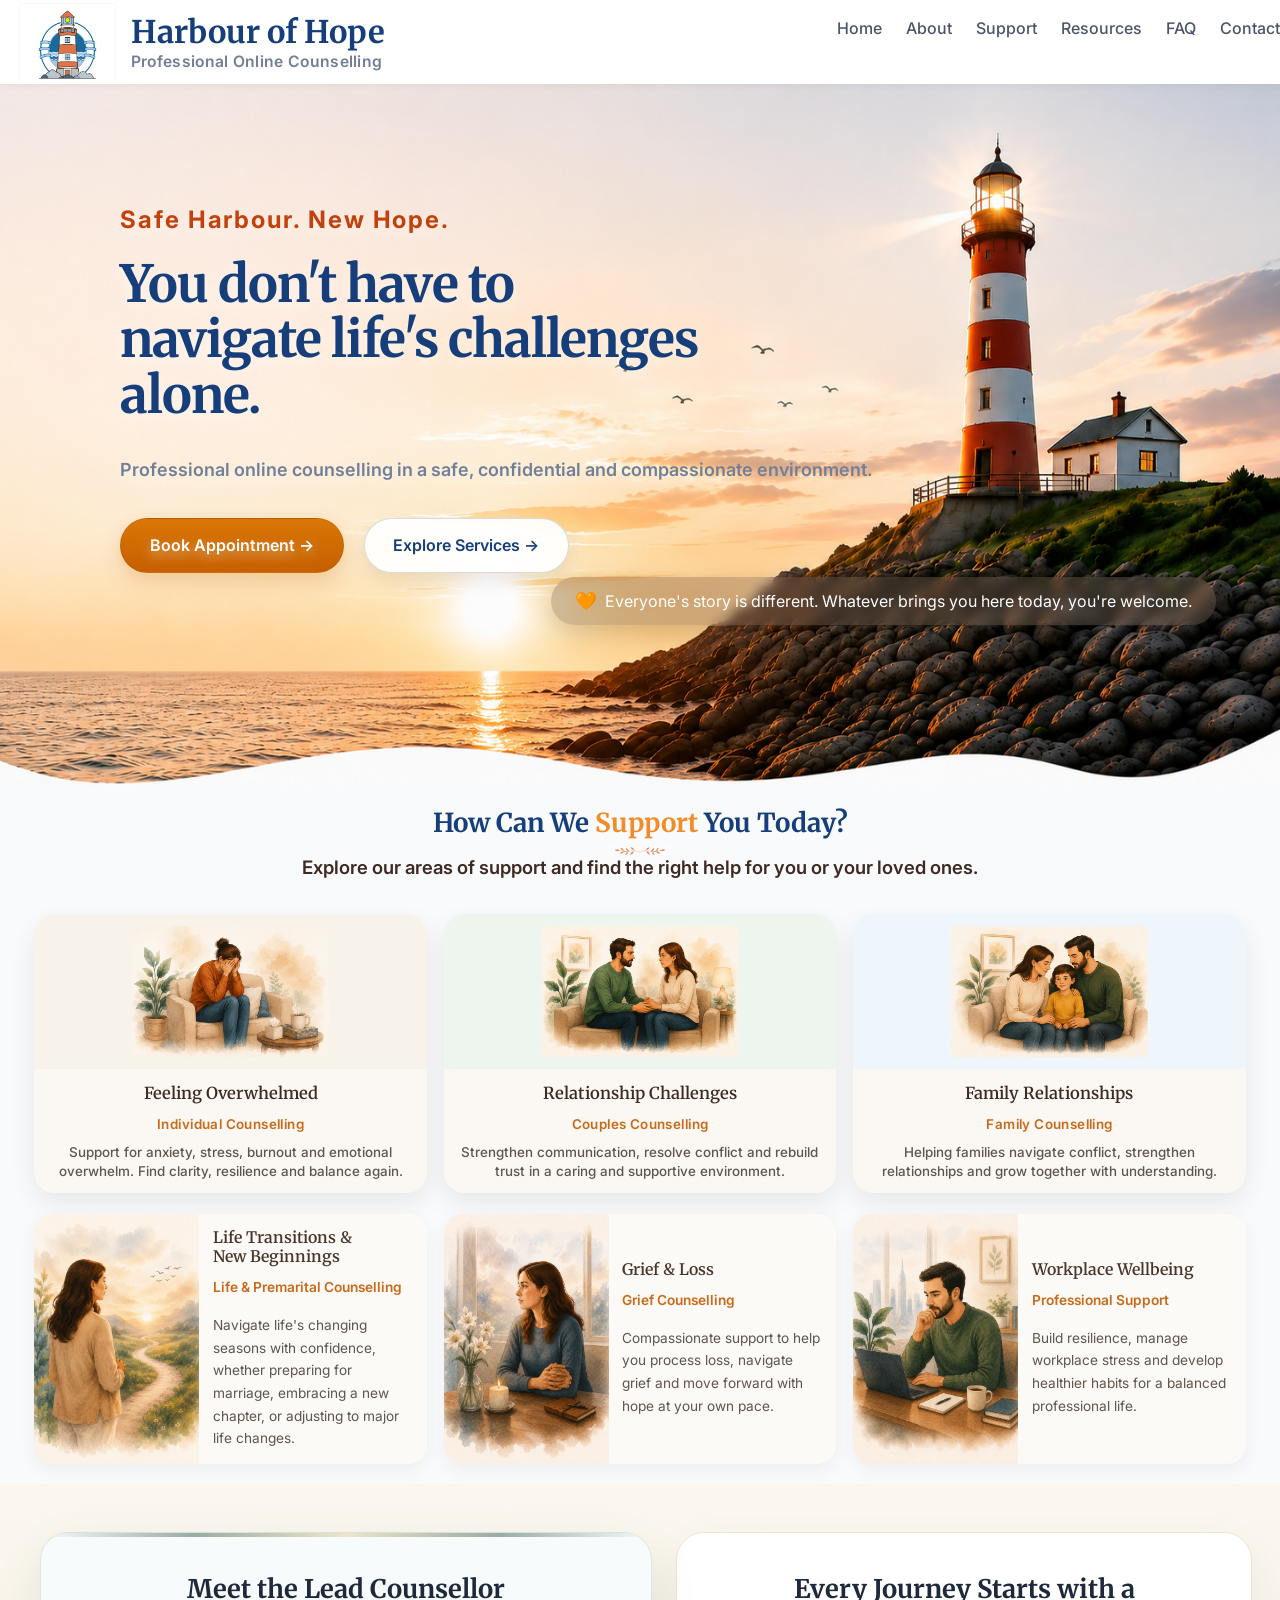
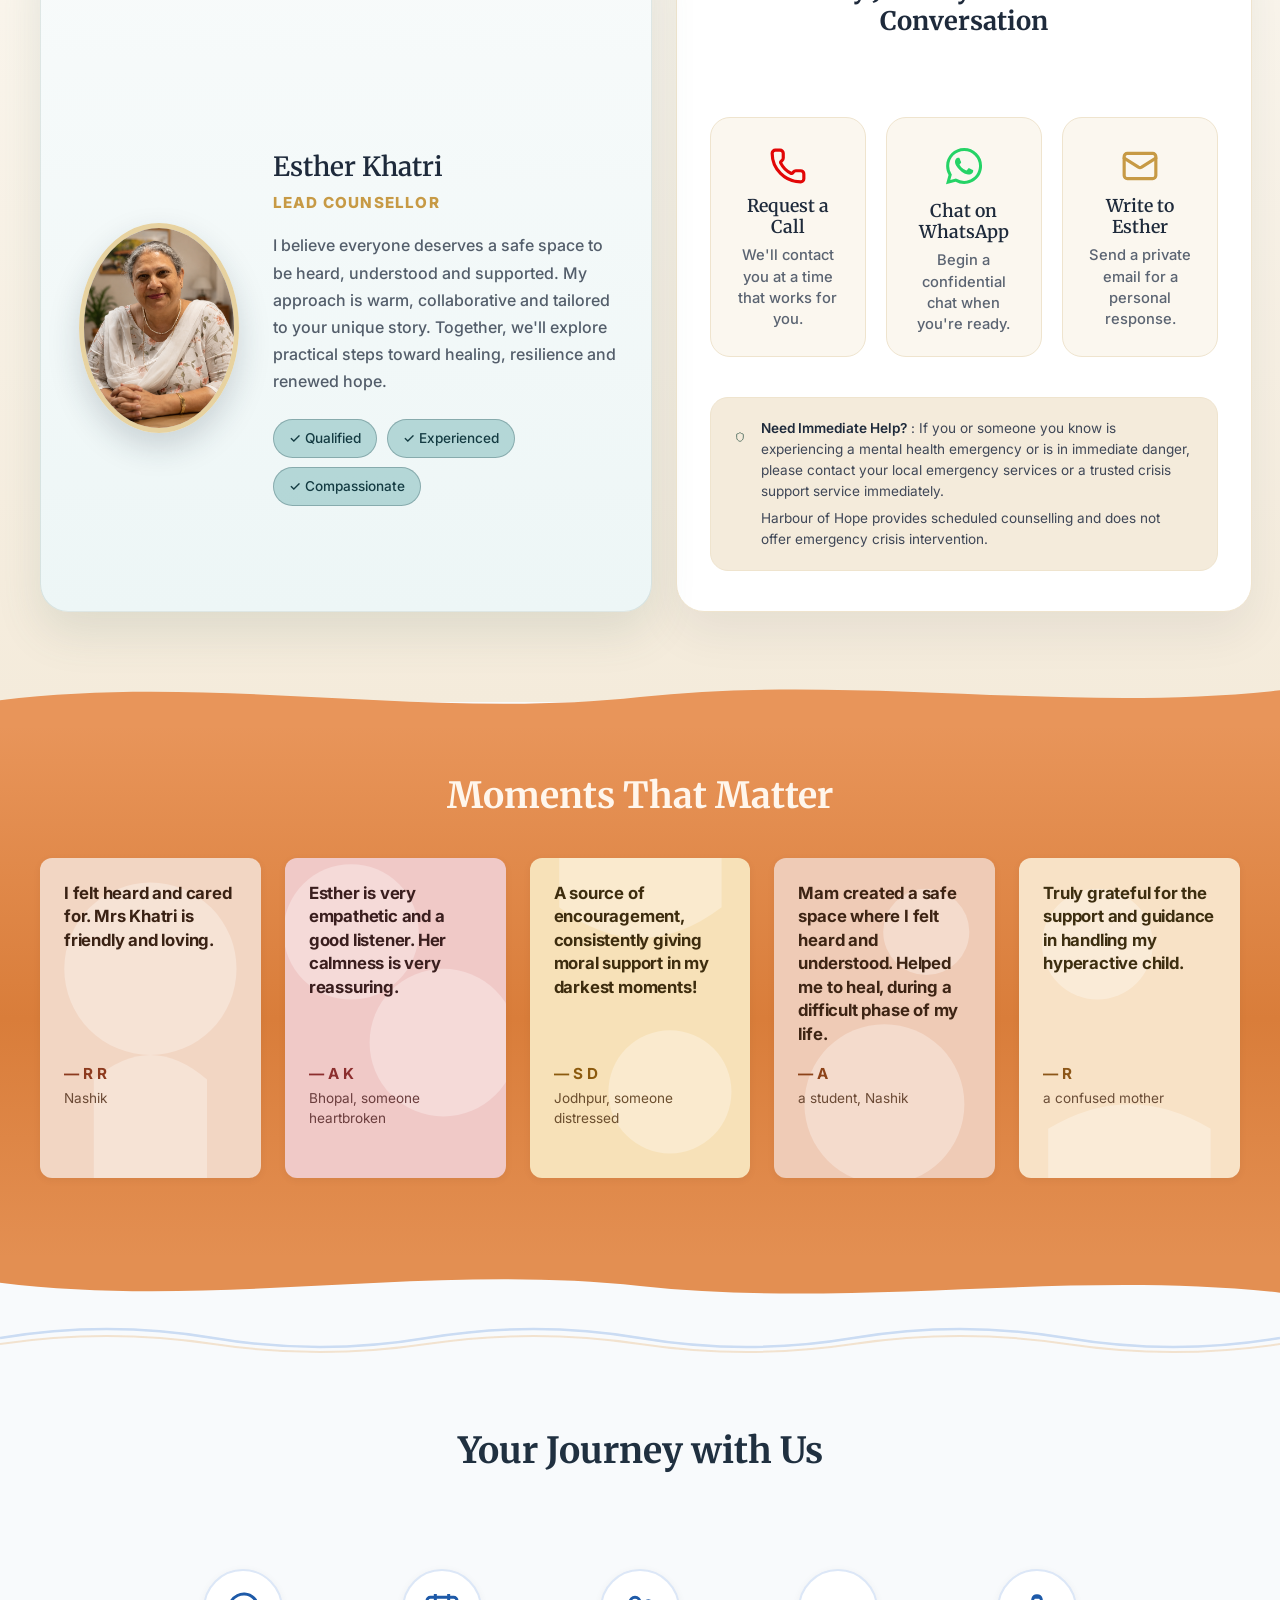
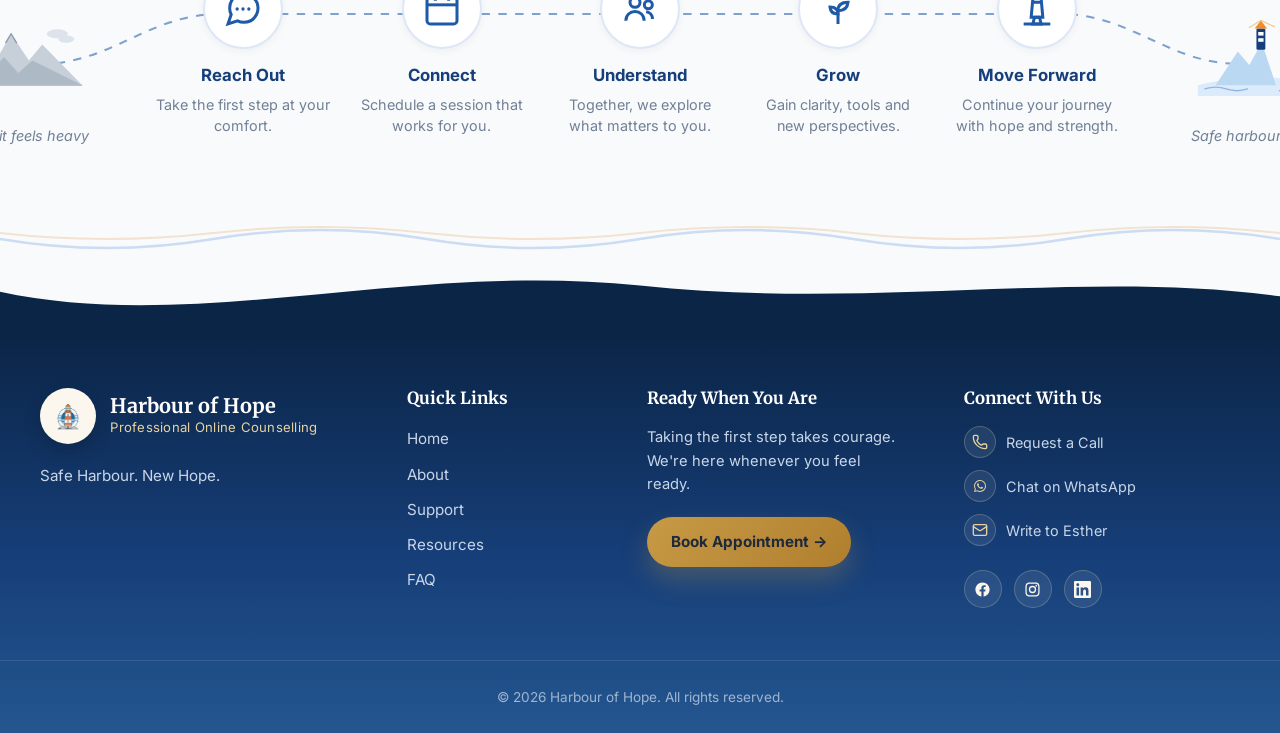
<file: index.html>
<!DOCTYPE html>
<html lang="en">

<head>
  <!-- ==========================================
       Basic Meta Information
  =========================================== -->
  <meta charset="UTF-8">
  <meta name="viewport" content="width=device-width, initial-scale=1.0">

  <title>Harbour of Hope | Professional Online Counselling & Emotional Support</title>

  <meta name="description"
    content="Harbour of Hope offers compassionate counselling, emotional support, family guidance, and faith-based care to help individuals find healing, hope, and restoration.">

  <meta name="keywords"
    content="Online counselling, emotional support, family counselling, faith, healing, hope, Harbour of Hope">

  <meta name="author" content="Harbour of Hope">

  <meta name="robots" content="index, follow">
  <link rel="canonical" href="https://harbourofhope.github.io/">


  <!-- ==========================================
       Open Graph (Social Sharing)
       Update these before publishing
  =========================================== -->

  <meta property="og:title" content="Harbour of Hope">
  <meta property="og:description"
    content="Professional Online Counselling with compassion, wisdom, and hope.">
  <meta property="og:type" content="website">
  <meta property="og:image" content="assets/images/logo/social-preview.jpg">
  <meta property="og:url" content="https://harbourofhope.github.io">

  <!-- ==========================================
       Theme Color
  =========================================== -->

  <meta name="theme-color" content="#153E7A">

  <!-- ==========================================
       Favicon
  =========================================== -->

  <link rel="icon" href="assets/images/logo/favicon.ico">

  <!-- ==========================================
       Google Fonts
  =========================================== -->

  <link rel="preconnect" href="https://fonts.googleapis.com">

  <link rel="preconnect" href="https://fonts.gstatic.com" crossorigin>

  <link href="https://fonts.googleapis.com/css2?family=Inter:wght@400;500;600;700&family=Merriweather:wght@400;700&display=swap" rel="stylesheet">

  <!-- ==========================================
       Main Stylesheet
  =========================================== -->

  <link rel="stylesheet" href="assets/css/main.css">

<!-- ==========================================
     Schema.org Structured Data
     Harbour of Hope
     Production Version 2.0
========================================== -->

<script type="application/ld+json">
{
  "@context": "https://schema.org",
  "@graph": [

    {
      "@type": "WebSite",
      "@id": "https://harbourofhope.github.io/#website",
      "url": "https://harbourofhope.github.io/",
      "name": "Harbour of Hope",
      "alternateName": "Harbour of Hope Online Counselling",
      "description": "Professional online counselling providing compassionate emotional support for individuals, couples and families.",
      "inLanguage": "en-IN",
      "publisher": {
        "@id": "https://harbourofhope.github.io/#organization"
      }
    },

    {
      "@type": "WebPage",
      "@id": "https://harbourofhope.github.io/#homepage",
      "url": "https://harbourofhope.github.io/",
      "name": "Harbour of Hope",
      "isPartOf": {
        "@id": "https://harbourofhope.github.io/#website"
      },
      "about": {
        "@id": "https://harbourofhope.github.io/#service"
      },
      "primaryImageOfPage": {
        "@type": "ImageObject",
        "url": "https://harbourofhope.github.io/assets/images/logo/social-preview.jpg"
      },
      "description": "Professional online counselling providing compassionate emotional support for individuals, couples and families.",
      "inLanguage": "en-IN"
    },

    {
      "@type": "Organization",
      "@id": "https://harbourofhope.github.io/#organization",
      "name": "Harbour of Hope",
      "url": "https://harbourofhope.github.io/",
      "logo": {
        "@type": "ImageObject",
        "url": "https://harbourofhope.github.io/assets/images/logo/logo.png"
      },
      "image": "https://harbourofhope.github.io/assets/images/logo/social-preview.jpg",
      "description": "Harbour of Hope provides professional online counselling in a safe, confidential and compassionate environment.",

      "founder": {
        "@type": "Person",
        "name": "Esther Khatri"
      },

      "areaServed": {
        "@type": "Country",
        "name": "India"
      }
    },

    {
      "@type": "CounselingService",
      "@id": "https://harbourofhope.github.io/#service",
      "name": "Harbour of Hope",
      "url": "https://harbourofhope.github.io/",
      "provider": {
        "@id": "https://harbourofhope.github.io/#organization"
      },

      "description": "Professional online counselling offering compassionate support for emotional wellbeing, relationships, family life, grief, life transitions and workplace wellbeing.",

      "serviceType": [
        "Online Counselling",
        "Individual Counselling",
        "Relationship Counselling",
        "Family Counselling",
        "Grief Counselling",
        "Life Transition Counselling",
        "Workplace Wellbeing"
      ],

      "employee": {
        "@type": "Person",
        "name": "Esther Khatri",
        "jobTitle": "Lead Counsellor"
      },

      "availableLanguage": [
        "en",
        "hi"
      ],

      "areaServed": {
        "@type": "Country",
        "name": "India"
      }
    }

  ]
}
</script>

</head>

<body>

  <!-- ==========================================
       Skip Link (Accessibility)
  =========================================== -->

  <a class="skip-link" href="#main-content">
    Skip to main content
  </a>

<!-- ==========================================
     Site Header
========================================== -->
<header class="site-header site-header--page">


  <div class="container">

    <nav class="site-nav" aria-label="Primary Navigation">

      <!-- Logo -->

      <a href="index.html" class="site-nav__logo">
        <img
          src="assets/images/logo/harbor-of-hope-logo.png"
          alt="Harbour of Hope —  Professional Online Counselling">
        <span class="site-nav__logo-text">
          <span class="site-nav__logo-title">Harbour of Hope</span>
          <span class="site-nav__logo-subtitle">Professional Online Counselling</span>
        </span>
      </a>

      

      <!-- Navigation -->

      <ul class="site-nav__menu">

        <li>
          <a href="index.html" class="site-nav__link">
            Home
          </a>
        </li>

        <li>
          <a href="pages/about.html" class="site-nav__link">
            About
          </a>
        </li>

        <li>
          <a href="pages/support.html" class="site-nav__link">
            Support
          </a>
        </li>

        <li>
          <a href="pages/resources.html" class="site-nav__link">
            Resources
          </a>
        </li>

        <li>
          <a href="pages/faq.html" class="site-nav__link">
            FAQ
          </a>
        </li>

        <li>
          <a href="pages/write-to-esther.html" class="site-nav__link">
            Contact
          </a>
        </li>

      </ul>

      <!-- Mobile Toggle -->

      <button
        class="site-nav__toggle"
        aria-label="Open navigation menu"
        aria-expanded="false">

        ☰

      </button>

    </nav>

  </div>

</header>

	


  <!-- ==========================================
       Main Content
  =========================================== -->

  <main id="main-content">

<!-- ==========================================
     Hero Section
========================================== -->

<section id="hero" class="hero">

  <!-- Full-width Background Image (wave edge is baked into the photo) -->

  <img
    class="hero__bg-image"
    src="assets/images/backgrounds/lighthouse-hero.webp"
    alt="Lighthouse standing beside the sea at sunset, representing hope, guidance and restoration."
    fetchpriority="high">

  <div class="hero__overlay">

    <div class="container">

      <div class="hero__text">

        <p class="hero__eyebrow">
          Safe Harbour. New Hope.
        </p>

        <h1 class="hero__title">
          You don't have to<br>
          navigate life's challenges<br>
          alone.
        </h1>

        <p class="hero__description">
          Professional online counselling in a safe, confidential
          and compassionate environment.
        </p>

        <div class="hero__actions">

          <a href="pages/book-appointment.html"
             class="button button--primary">
            Book Appointment →
          </a>

          <a href="pages/support.html"
             class="button button--secondary">
            Explore Services →
          </a>

        </div>

      </div>

    </div>

  <!-- Welcome note, overlaid on the rocky area -->

      <div class="hero__welcome">
        <span class="hero__welcome-heart">🧡</span>
        Everyone's story is different. Whatever brings you here today, you're welcome.
      </div>
      

  </div>

</section>
<!-- ==========================================
     Support Cards Section
========================================== -->

<section id="support" class="support-section">

    <div class="container">

        <div class="hero__support-title">
            <h2>How Can We <span>Support</span> You Today?</h2>
            <div class="hero__support-leaf">
                <img
                    src="assets/images/icons/leaf-divider.webp"
                    alt=""
                    aria-hidden="true">
            </div>
        </div>

        <p class="support-section__intro">
            Explore our areas of support and find the right help for you or your loved ones.
        </p>

        <div class="support-grid">
    <a  class="support-card">

    
      <div class="support-card__image support-card__image--cream">
        
            <img
                src="assets/images/support/feeling-overwhelmed.webp"
                alt="Person feeling overwhelmed">

        </div>

        <div class="support-card__content">

            <h3 class="support-card__title">
                Feeling Overwhelmed
            </h3>

            <p class="support-card__service">
                Individual Counselling
            </p>

            <p class="support-card__description">
              Support for anxiety, stress, burnout and emotional overwhelm. Find clarity, resilience and balance again.  
            </p>
            
        </div>

    </a>

  
    <a  class="support-card">
      
    
    <div class="support-card__image support-card__image--sage">
        <img
            src="assets/images/support/relationship-challenges.webp"
            alt="Couple rebuilding communication">
    </div>

    <div class="support-card__content">

        <h3 class="support-card__title">
            Relationship Challenges
        </h3>

        <p class="support-card__service">
            Couples Counselling
        </p>

        <p class="support-card__description">
            Strengthen communication, resolve conflict and rebuild trust in a caring and supportive environment.
        </p>

        

    </div>

    </a>

    <a  class="support-card">
    <div class="support-card__image support-card__image--blue">
        <img
            src="assets/images/support/family-relationships.webp"
            alt="Family spending time together">
    </div>

    <div class="support-card__content">

        <h3 class="support-card__title">
            Family Relationships
        </h3>

        <p class="support-card__service">
            Family Counselling
        </p>

        <p class="support-card__description">
            Helping families navigate conflict, strengthen relationships and grow together with understanding.
        </p>

        

    </div>

    </a>

</div>

 

<!-- ==========================================
     Additional Support Services
========================================== -->

<div class="support-services">

    <a  class="support-service">

        <div class="support-service__image">

            <img
                src="assets/images/support/life-transitions-new-beginnings.webp"
                alt="Life Transitions and New Beginnings">

        </div>

        <div class="support-service__content">

            <h3 class="support-service__title">
                Life Transitions &amp;<br>
                New Beginnings
            </h3>

            <p class="support-service__type">
                Life &amp; Premarital Counselling
            </p>

            <p class="support-service__description">
                Navigate life's changing seasons with confidence, whether preparing for marriage, embracing a new chapter, or adjusting to major life changes.
            </p>

            

        </div>

    </a>

    <a  class="support-service">

    <div class="support-service__image">

        <img
            src="assets/images/support/grief-loss.webp"
            alt="Grief and Loss">

    </div>

    <div class="support-service__content">

        <h3 class="support-service__title">
            Grief &amp; Loss
        </h3>

        <p class="support-service__type">
            Grief Counselling
        </p>

        <p class="support-service__description">
            Compassionate support to help you process loss, navigate grief and move forward with hope at your own pace.
        </p>

        

    </div>

</a>

<a  class="support-service">

    <div class="support-service__image">

        <img
            src="assets/images/support/workplace-wellbeing.webp"
            alt="Workplace Wellbeing">

    </div>

    <div class="support-service__content">

        <h3 class="support-service__title">
            Workplace Wellbeing
        </h3>

        <p class="support-service__type">
            Professional Support
        </p>

        <p class="support-service__description">
            Build resilience, manage workplace stress and develop healthier habits for a balanced professional life.
        </p>

        

    </div>

</a>

</div>
</div>
</section>


<!-- ==========================================
     Meet the Lead Counsellor
========================================== -->

<section id="meet-esther" class="meet-section">

    <div class="container">

        <div class="meet-grid">

            <!-- ==========================================
                 LEFT PANEL
            =========================================== -->

            <div class="meet-panel">

                <h2 class="meet-panel__heading">
                    Meet the Lead Counsellor
                </h2>

                <div class="meet-card">

                    <div class="meet-card__photo">

                        <img
                            src="assets/images/esther/esther-khatri.webp"
                            alt="Esther Khatri, Lead Counsellor">

                    </div>

                    <div class="meet-card__content">

                        <h3 class="meet-card__name">
                            Esther Khatri
                        </h3>

                        <p class="meet-card__role">
                            Lead Counsellor
                        </p>

                        <p class="meet-card__intro">

                            I believe everyone deserves a safe space to be heard,
                            understood and supported. My approach is warm,
                            collaborative and tailored to your unique story.
                            Together, we'll explore practical steps toward
                            healing, resilience and renewed hope.

                        </p>

                        <div class="meet-card__badges">

                            <span>✓ Qualified</span>

                            <span>✓ Experienced</span>

                            <span>✓ Compassionate</span>

                        </div>

                    </div>

                </div>

            </div>

            <!-- ==========================================
                 RIGHT PANEL
            =========================================== -->

            <div class="conversation-panel">

                <h2 class="conversation-panel__heading">
                    Every Journey Starts with a Conversation
                </h2>

                <div class="conversation-links">

                    <a href="pages/book-appointment.html"
                       class="conversation-card">

                        <div class="conversation-card__icon">
                            <img src="assets/images/icons/phone.svg" alt="">
                        </div>

                        <h3>Request a Call</h3>

                        <p>
                            We'll contact you at a time that works for you.
                        </p>

                    </a>

                    <a href="pages/whatsapp-chat.html"
                       class="conversation-card">

                        <div class="conversation-card__icon">
                            <img 
                            class="whatsapp-icon"
                            src="assets/images/icons/whatsapp.svg" alt=""
                            alt="WhatsApp">
                        </div>

                        <h3>Chat on WhatsApp</h3>

                        <p>
                            Begin a confidential chat when you're ready.
                        </p>

                    </a>

                    <a href="pages/write-to-esther.html"
                       class="conversation-card">

                        <div class="conversation-card__icon">
                            <img src="assets/images/icons/mail.svg" alt="">
                        </div>

                        <h3>Write to Esther</h3>

                        <p>
                            Send a private email for a personal response.
                        </p>

                    </a>

                </div>
                
                <div class="conversation-note">

    <div class="conversation-note__icon">

        <img
            src="assets/images/icons/shield.svg"
            alt="">

    </div>

                  <div class="conversation-note__content">

                      
                      <p>
                          <strong>Need Immediate Help?</strong> : If you or someone you know is experiencing a mental health
                          emergency or is in immediate danger, please contact your local emergency services or a trusted crisis support
                          service immediately.

                      </p>

                      <p>

                          Harbour of Hope provides scheduled counselling and does
                          not offer emergency crisis intervention.

                      </p>

                  </div>

              </div>


        </div>

    </div>

    </div>

</section>

<!-- ==========================================
     Moments That Matter (Testimonials)
========================================== -->

<section id="moments" class="moments-section">

    <svg class="moments-wave moments-wave--top" viewBox="0 0 1440 90" preserveAspectRatio="none" aria-hidden="true" focusable="false">
        <path d="M0,50 C240,10 480,80 720,45 C960,10 1200,70 1440,35 L1440,90 L0,90 Z" />
    </svg>

    <div class="moments-band">

        <div class="container">

            <h2 class="moments-header__title">Moments That Matter</h2>

            <div class="moments-track">

                <article class="moment-card moment-card--1">
                    <svg class="moment-card__art" viewBox="0 0 132 260" aria-hidden="true" focusable="false">
                        <circle cx="66" cy="90" r="70" />
                        <path d="M20 180 Q66 140 112 180 L112 260 L20 260 Z" />
                    </svg>
                    <p class="moment-card__quote">
                        I felt heard and cared for. Mrs Khatri is friendly and loving.
                    </p>
                    <div class="moment-card__by">
                        <span class="moment-card__name">— R R</span>
                        <span class="moment-card__meta">Nashik</span>
                    </div>
                </article>

                <article class="moment-card moment-card--2">
                    <svg class="moment-card__art" viewBox="0 0 132 260" aria-hidden="true" focusable="false">
                        <circle cx="30" cy="60" r="55" />
                        <circle cx="105" cy="150" r="60" />
                    </svg>
                    <p class="moment-card__quote">
                        Esther is very empathetic and a good listener. Her calmness is very reassuring.
                    </p>
                    <div class="moment-card__by">
                        <span class="moment-card__name">— A K</span>
                        <span class="moment-card__meta">Bhopal, someone heartbroken</span>
                    </div>
                </article>

                <article class="moment-card moment-card--3">
                    <svg class="moment-card__art" viewBox="0 0 132 260" aria-hidden="true" focusable="false">
                        <path d="M0 40 Q66 90 132 40 L132 0 L0 0 Z" />
                        <circle cx="90" cy="190" r="50" />
                    </svg>
                    <p class="moment-card__quote">
                        A source of encouragement, consistently giving moral support in my darkest moments!
                    </p>
                    <div class="moment-card__by">
                        <span class="moment-card__name">— S D</span>
                        <span class="moment-card__meta">Jodhpur, someone distressed</span>
                    </div>
                </article>

                <article class="moment-card moment-card--4">
                    <svg class="moment-card__art" viewBox="0 0 132 260" aria-hidden="true" focusable="false">
                        <circle cx="66" cy="200" r="65" />
                        <circle cx="100" cy="60" r="35" />
                    </svg>
                    <p class="moment-card__quote">
                        Mam created a safe space where I felt heard and understood. Helped me to heal, during a difficult phase of my life.
                    </p>
                    <div class="moment-card__by">
                        <span class="moment-card__name">— A</span>
                        <span class="moment-card__meta">a student, Nashik</span>
                    </div>
                </article>

                <article class="moment-card moment-card--5">
                    <svg class="moment-card__art" viewBox="0 0 132 260" aria-hidden="true" focusable="false">
                        <path d="M0 220 Q66 180 132 220 L132 260 L0 260 Z" />
                        <circle cx="40" cy="70" r="45" />
                    </svg>
                    <p class="moment-card__quote">
                        Truly grateful for the support and guidance in handling my hyperactive child.
                    </p>
                    <div class="moment-card__by">
                        <span class="moment-card__name">— R</span>
                        <span class="moment-card__meta">a confused mother</span>
                    </div>
                </article>

            </div>

        </div>

    </div>

    <svg class="moments-wave moments-wave--bottom" viewBox="0 0 1440 90" preserveAspectRatio="none" aria-hidden="true" focusable="false">
        <path d="M0,50 C240,10 480,80 720,45 C960,10 1200,70 1440,35 L1440,90 L0,90 Z" />
    </svg>

</section>


    <section id="journey" class="journey-section">

      <!-- Wave line divider: top -->
      <svg class="journey-wave journey-wave--top" viewBox="0 0 1200 44" preserveAspectRatio="none" aria-hidden="true" focusable="false">
        <path d="M0 22 Q 100 4, 200 22 T 400 22 T 600 22 T 800 22 T 1000 22 T 1200 22"
              fill="none" stroke="#CBDCF3" stroke-width="2.5"/>
        <path d="M0 28 Q 100 12, 200 28 T 400 28 T 600 28 T 800 28 T 1000 28 T 1200 28"
              fill="none" stroke="#F0D9BC" stroke-width="2" opacity=".7"/>
      </svg>

      <div class="container">

        <h2 class="journey-header__title">Your Journey with Us</h2>

        <div class="journey-timeline">

          <!-- Connecting path: dips down to meet each scene, level across the steps -->
          <svg class="journey-connector" viewBox="0 0 1000 150" preserveAspectRatio="none" aria-hidden="true" focusable="false">
            <path d="M0,95 C60,95 90,45 150,45 L850,45 C910,45 940,95 1000,95"
                  fill="none" stroke="var(--color-primary-light)" stroke-width="2"
                  stroke-dasharray="7 7" opacity=".55"/>
          </svg>

          <!-- Starting point: desolate, alone -->
          <div class="journey-scene journey-scene--start">

            <div class="journey-scene__visual">
              <svg viewBox="0 0 140 90" aria-hidden="true" focusable="false">
                <path d="M0 78 L28 34 L42 52 L60 20 L80 50 L95 32 L140 78 Z" fill="#C7CFD8"/>
                <path d="M0 78 L20 55 L34 66 L52 46 L68 64 L84 50 L140 78 Z" fill="#AEB9C6"/>
                <path d="M60 20 L54 30 M60 20 L66 30" stroke="#8B97A6" stroke-width="1.5" stroke-linecap="round" fill="none"/>
                <ellipse cx="112" cy="20" rx="12" ry="5" fill="#DDE3EA"/>
                <ellipse cx="122" cy="26" rx="9" ry="4" fill="#DDE3EA"/>
                <line x1="0" y1="78" x2="140" y2="78" stroke="#B7C1CC" stroke-width="1.5"/>
              </svg>
            </div>

            <p class="journey-scene__caption">Where it feels heavy</p>

          </div>

          <!-- Steps -->
          <ol class="journey-steps">

            <li class="journey-step">

              <div class="journey-step__visual">
                <div class="journey-step__icon">
                  <svg viewBox="0 0 24 24" fill="none" stroke="currentColor" stroke-width="1.8" aria-hidden="true">
                    <path d="M21 11.5a8.38 8.38 0 0 1-.9 3.8 8.5 8.5 0 0 1-7.6 4.7 8.38 8.38 0 0 1-3.8-.9L3 21l1.9-5.7a8.38 8.38 0 0 1-.9-3.8 8.5 8.5 0 0 1 4.7-7.6 8.38 8.38 0 0 1 3.8-.9h.5a8.48 8.48 0 0 1 8 8v.5Z"/>
                    <circle cx="8.5" cy="12" r="1" fill="currentColor" stroke="none"/>
                    <circle cx="12" cy="12" r="1" fill="currentColor" stroke="none"/>
                    <circle cx="15.5" cy="12" r="1" fill="currentColor" stroke="none"/>
                  </svg>
                </div>
              </div>

              <h3 class="journey-step__title">Reach Out</h3>

              <p class="journey-step__desc">Take the first step at your comfort.</p>

            </li>

            <li class="journey-step">

              <div class="journey-step__visual">
                <div class="journey-step__icon">
                  <svg viewBox="0 0 24 24" fill="none" stroke="currentColor" stroke-width="1.8" aria-hidden="true">
                    <rect x="3" y="5" width="18" height="16" rx="2"/>
                    <path d="M3 9.5h18"/>
                    <path d="M8 3v4M16 3v4"/>
                    <path d="M8 14h.01M12 14h.01M16 14h.01M8 17.5h.01M12 17.5h.01"/>
                  </svg>
                </div>
              </div>

              <h3 class="journey-step__title">Connect</h3>

              <p class="journey-step__desc">Schedule a session that works for you.</p>

            </li>

            <li class="journey-step">

              <div class="journey-step__visual">
                <div class="journey-step__icon">
                  <svg viewBox="0 0 24 24" fill="none" stroke="currentColor" stroke-width="1.8" aria-hidden="true">
                    <circle cx="9" cy="8" r="3"/>
                    <path d="M3.5 19c0-3.3 2.5-5.5 5.5-5.5s5.5 2.2 5.5 5.5"/>
                    <circle cx="17" cy="9.5" r="2.4"/>
                    <path d="M15.7 13.6c2.2.3 3.8 2.1 3.8 4.4"/>
                  </svg>
                </div>
              </div>

              <h3 class="journey-step__title">Understand</h3>

              <p class="journey-step__desc">Together, we explore what matters to you.</p>

            </li>

            <li class="journey-step">

              <div class="journey-step__visual">
                <div class="journey-step__icon">
                  <svg viewBox="0 0 24 24" fill="none" stroke="currentColor" stroke-width="1.8" aria-hidden="true">
                    <path d="M12 21v-8"/>
                    <path d="M12 13c0-4 3-5 6-5-.3 3.5-2.6 5-6 5Z"/>
                    <path d="M12 15c0-3.2-2.4-4.2-4.8-4.2.24 2.8 2 4.2 4.8 4.2Z"/>
                  </svg>
                </div>
              </div>

              <h3 class="journey-step__title">Grow</h3>

              <p class="journey-step__desc">Gain clarity, tools and new perspectives.</p>

            </li>

            <li class="journey-step">

              <div class="journey-step__visual">
                <div class="journey-step__icon">
                  <svg viewBox="0 0 24 24" fill="none" stroke="currentColor" stroke-width="1.8" aria-hidden="true">
                    <path d="M9.5 21l1-4h3l1 4Z"/>
                    <path d="M8.5 17h7l-1-11a2.5 2.5 0 0 0-2.5-2 2.5 2.5 0 0 0-2.5 2Z"/>
                    <path d="M9 8h6M9.6 5h4.8"/>
                    <path d="M4 21h16"/>
                  </svg>
                </div>
              </div>

              <h3 class="journey-step__title">Move Forward</h3>

              <p class="journey-step__desc">Continue your journey with hope and strength.</p>

            </li>

          </ol>

          <!-- Destination: safe harbour -->
          <div class="journey-scene journey-scene--end">

            <div class="journey-scene__visual">
              <svg viewBox="0 0 140 90" aria-hidden="true" focusable="false">
                <path d="M0 78 Q 70 60, 140 78 L140 90 L0 90 Z" fill="#DCEBFB"/>
                <path d="M20 78 L45 40 L58 55 L72 30 L88 78 Z" fill="#BBD8F2"/>
                <rect x="66" y="14" width="10" height="24" rx="1.5" fill="var(--color-primary)"/>
                <path d="M64 14 L78 14 L71 5 Z" fill="var(--color-secondary)"/>
                <rect x="68" y="18" width="6" height="4" fill="#FFF"/>
                <rect x="68" y="25" width="6" height="4" fill="#FFF"/>
                <path d="M71 5 L86 12 M71 5 L58 13" stroke="#F5C27A" stroke-width="1.5" stroke-linecap="round" opacity=".85"/>
                <path d="M8 82 Q 20 78, 32 82 T 56 82" fill="none" stroke="#8FB6E0" stroke-width="1.6" stroke-linecap="round"/>
                <path d="M92 84 Q 104 80, 116 84 T 138 84" fill="none" stroke="#8FB6E0" stroke-width="1.6" stroke-linecap="round"/>
                <path d="M100 68 L118 68 L112 60 L106 60 Z" fill="var(--color-white)" stroke="#B7C7DA" stroke-width="1"/>
                <path d="M109 60 L109 50 L116 57 Z" fill="var(--color-secondary)"/>
              </svg>
            </div>

            <p class="journey-scene__caption">Safe harbour ahead</p>

          </div>

        </div>

      </div>

      <!-- Wave line divider: bottom -->
      <svg class="journey-wave journey-wave--bottom" viewBox="0 0 1200 44" preserveAspectRatio="none" aria-hidden="true" focusable="false">
        <path d="M0 22 Q 100 40, 200 22 T 400 22 T 600 22 T 800 22 T 1000 22 T 1200 22"
              fill="none" stroke="#CBDCF3" stroke-width="2.5"/>
        <path d="M0 16 Q 100 28, 200 16 T 400 16 T 600 16 T 800 16 T 1000 16 T 1200 16"
              fill="none" stroke="#F0D9BC" stroke-width="2" opacity=".7"/>
      </svg>

    </section>

  </main>

  <!-- ==========================================
       Footer
  =========================================== -->

  <footer class="site-footer">

    <!-- Wave divider: light page background curving into the footer -->
    <div class="footer-wave" aria-hidden="true">
      <svg viewBox="0 0 1440 100" preserveAspectRatio="none" focusable="false">
        <path d="M0,40 C 220,95 460,0 720,32 C 980,64 1220,10 1440,46 L1440,100 L0,100 Z"></path>
      </svg>
    </div>

    <div class="footer-body">

      <div class="container footer-main">

        <!-- Brand -->

        <div class="footer-brand">

          <a href="index.html" class="footer-brand__logo">
            <span class="footer-brand__badge">
              <img src="assets/images/logo/harbor-of-hope-logo.png" alt="">
            </span>
            <span class="footer-brand__wordmark">
              <span class="footer-brand__title">Harbour of Hope</span>
              <span class="footer-brand__subtitle">Professional Online Counselling</span>
            </span>
          </a>

          <p class="footer-brand__tagline">Safe Harbour. New Hope.</p>

        </div>

        <!-- Quick Links -->

        <nav class="footer-links" aria-label="Footer">

          <h3 class="footer-heading">Quick Links</h3>

          <ul>
            <li><a href="index.html">Home</a></li>
            <li><a href="pages/about.html">About</a></li>
            <li><a href="pages/support.html">Support</a></li>
            <li><a href="pages/resources.html">Resources</a></li>
            <li><a href="pages/faq.html">FAQ</a></li>
          </ul>

        </nav>

        <!-- Book Appointment CTA -->

        <div class="footer-cta">

          <h3 class="footer-heading">Ready When You Are</h3>

          <p class="footer-cta__text">
            Taking the first step takes courage. We're here whenever you feel ready.
          </p>

          <a href="pages/book-appointment.html" class="footer-cta__button">
            Book Appointment →
          </a>

        </div>

        <!-- Contact + Social -->

        <div class="footer-connect">

          <h3 class="footer-heading">Connect With Us</h3>

          <ul class="footer-contact">

            <li>
              <a href="pages/book-appointment.html">
                <span class="footer-contact__icon">
                  <svg viewBox="0 0 24 24" fill="none" stroke="currentColor" stroke-width="2" stroke-linecap="round" stroke-linejoin="round"><path d="M13.832 16.568a1 1 0 0 0 1.213-.303l.355-.465A2 2 0 0 1 17 15h3a2 2 0 0 1 2 2v3a2 2 0 0 1-2 2A18 18 0 0 1 2 4a2 2 0 0 1 2-2h3a2 2 0 0 1 2 2v3a2 2 0 0 1-.8 1.6l-.468.351a1 1 0 0 0-.292 1.233 14 14 0 0 0 6.392 6.384"/></svg>
                </span>
                Request a Call
              </a>
            </li>

            <li>
              <a href="pages/whatsapp-chat.html">
                <span class="footer-contact__icon">
                  <svg viewBox="0 0 24 24" fill="currentColor"><path fill-rule="evenodd" clip-rule="evenodd" d="M18.403 5.633A8.919 8.919 0 0 0 12.053 3c-4.948 0-8.976 4.027-8.978 8.977 0 1.582.413 3.126 1.198 4.488L3 21.116l4.759-1.249a8.981 8.981 0 0 0 4.29 1.093h.004c4.947 0 8.975-4.027 8.977-8.977a8.926 8.926 0 0 0-2.627-6.35m-6.35 13.812h-.003a7.446 7.446 0 0 1-3.798-1.041l-.272-.162-2.824.741.753-2.753-.177-.282a7.448 7.448 0 0 1-1.141-3.971c.002-4.114 3.349-7.461 7.465-7.461a7.413 7.413 0 0 1 5.275 2.188 7.42 7.42 0 0 1 2.183 5.279c-.002 4.114-3.349 7.462-7.461 7.462m4.093-5.589c-.225-.113-1.327-.655-1.533-.73-.205-.075-.354-.112-.504.112s-.58.729-.711.879-.262.168-.486.056-.947-.349-1.804-1.113c-.667-.595-1.117-1.329-1.248-1.554s-.014-.346.099-.458c.101-.1.224-.262.336-.393.112-.131.149-.224.224-.374s.038-.281-.019-.393c-.056-.113-.505-1.217-.692-1.666-.181-.435-.366-.377-.504-.383a9.65 9.65 0 0 0-.429-.008.826.826 0 0 0-.599.28c-.206.225-.785.767-.785 1.871s.804 2.171.916 2.321c.112.15 1.582 2.415 3.832 3.387.536.231.954.369 1.279.473.537.171 1.026.146 1.413.089.431-.064 1.327-.542 1.514-1.066.187-.524.187-.973.131-1.067-.056-.094-.207-.151-.43-.263"/></svg>
                </span>
                Chat on WhatsApp
              </a>
            </li>

            <li>
              <a href="pages/write-to-esther.html">
                <span class="footer-contact__icon">
                  <svg viewBox="0 0 24 24" fill="none" stroke="currentColor" stroke-width="2" stroke-linecap="round" stroke-linejoin="round"><path d="m22 7-8.991 5.727a2 2 0 0 1-2.009 0L2 7"/><rect x="2" y="4" width="20" height="16" rx="2"/></svg>
                </span>
                Write to Esther
              </a>
            </li>

          </ul>

          <ul class="footer-social" aria-label="Social media">

            <li>
              <span class="footer-social__icon" aria-label="Facebook" role="img">
                <svg viewBox="0 0 24 24" fill="currentColor"><path d="M22 12.06C22 6.505 17.523 2 12 2S2 6.505 2 12.06c0 5.02 3.657 9.184 8.438 9.94v-7.03H7.898v-2.91h2.54V9.845c0-2.507 1.492-3.89 3.777-3.89 1.094 0 2.238.195 2.238.195v2.46h-1.26c-1.243 0-1.63.771-1.63 1.562v1.876h2.773l-.443 2.91h-2.33V22c4.78-.756 8.437-4.919 8.437-9.94"/></svg>
              </span>
            </li>

            <li>
              <span class="footer-social__icon" aria-label="Instagram" role="img">
                <svg viewBox="0 0 24 24" fill="currentColor"><path d="M12 2c-2.72 0-3.06.012-4.128.06-1.066.05-1.793.218-2.43.465a4.9 4.9 0 0 0-1.771 1.153A4.9 4.9 0 0 0 2.518 5.45c-.247.637-.416 1.364-.465 2.43C2.006 8.947 1.994 9.28 1.994 12s.012 3.053.06 4.121c.05 1.066.218 1.793.465 2.43a4.9 4.9 0 0 0 1.153 1.771 4.9 4.9 0 0 0 1.771 1.153c.637.247 1.364.416 2.43.465C8.94 21.988 9.28 22 12 22s3.053-.012 4.121-.06c1.066-.05 1.793-.218 2.43-.465a4.9 4.9 0 0 0 1.771-1.153 4.9 4.9 0 0 0 1.153-1.771c.247-.637.416-1.364.465-2.43.048-1.068.06-1.401.06-4.121s-.012-3.053-.06-4.121c-.05-1.066-.218-1.793-.465-2.43a4.9 4.9 0 0 0-1.153-1.771A4.9 4.9 0 0 0 18.55 2.518c-.637-.247-1.364-.416-2.43-.465C15.053 2.006 14.72 1.994 12 1.994Zm0 1.802c2.67 0 2.987.012 4.042.058.976.045 1.505.207 1.858.344.467.182.8.399 1.15.748.35.35.566.683.748 1.15.137.353.3.882.344 1.858.046 1.055.058 1.372.058 4.042s-.012 2.987-.058 4.042c-.045.976-.207 1.505-.344 1.858a3.1 3.1 0 0 1-.748 1.15 3.1 3.1 0 0 1-1.15.748c-.353.137-.882.3-1.858.344-1.054.046-1.371.058-4.042.058s-2.988-.012-4.042-.058c-.976-.045-1.505-.207-1.858-.344a3.1 3.1 0 0 1-1.15-.748 3.1 3.1 0 0 1-.748-1.15c-.137-.353-.3-.882-.344-1.858-.046-1.055-.058-1.372-.058-4.042s.012-2.987.058-4.042c.045-.976.207-1.505.344-1.858.182-.467.399-.8.748-1.15.35-.35.683-.566 1.15-.748.353-.137.882-.3 1.858-.344 1.055-.046 1.372-.058 4.042-.058Zm0 3.063a5.14 5.14 0 1 0 0 10.281 5.14 5.14 0 0 0 0-10.281Zm0 8.478a3.338 3.338 0 1 1 0-6.676 3.338 3.338 0 0 1 0 6.676Zm6.545-8.68a1.202 1.202 0 1 1-2.404 0 1.202 1.202 0 0 1 2.404 0Z"/></svg>
              </span>
            </li>

            <li>
              <span class="footer-social__icon" aria-label="LinkedIn" role="img">
                <svg viewBox="0 0 24 24" fill="currentColor"><path d="M20.447 20.452h-3.554v-5.569c0-1.328-.027-3.037-1.852-3.037-1.853 0-2.136 1.445-2.136 2.939v5.667H9.351V9h3.414v1.561h.046c.477-.9 1.637-1.85 3.37-1.85 3.601 0 4.267 2.37 4.267 5.455zM5.337 7.433a2.062 2.062 0 1 1 0-4.124 2.062 2.062 0 0 1 0 4.124M7.119 20.452H3.554V9h3.565zM22.225 0H1.771C.792 0 0 .774 0 1.729v20.542C0 23.227.792 24 1.771 24h20.451C23.2 24 24 23.227 24 22.271V1.729C24 .774 23.2 0 22.222 0z"/></svg>
              </span>
            </li>

          </ul>

        </div>

      </div>

      <div class="footer-bottom">

        <div class="container footer-bottom__inner">

          <p>&copy; 2026 Harbour of Hope. All rights reserved.</p>

        </div>

      </div>

    </div>

  </footer>

  <!-- ==========================================
       JavaScript
  =========================================== -->

  <script src="assets/js/main.js"></script>

</body>

</html>
</file>
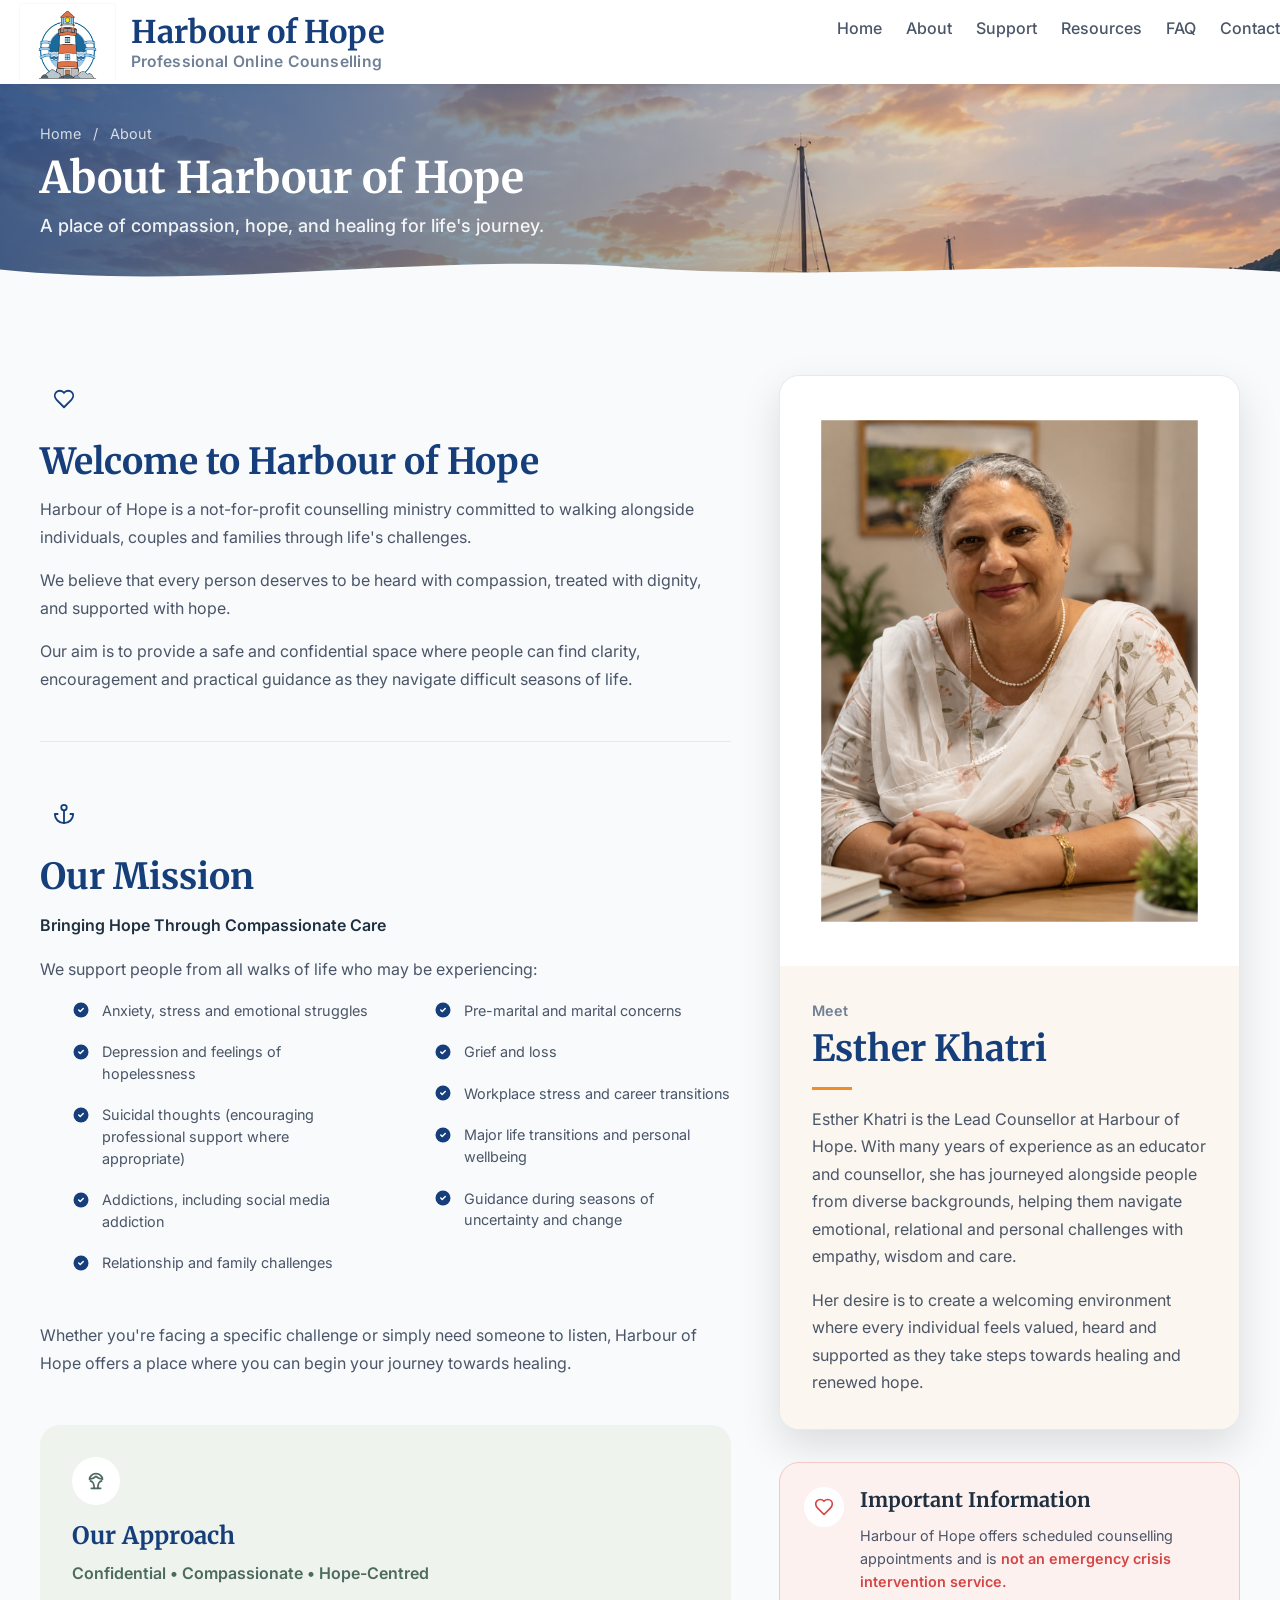
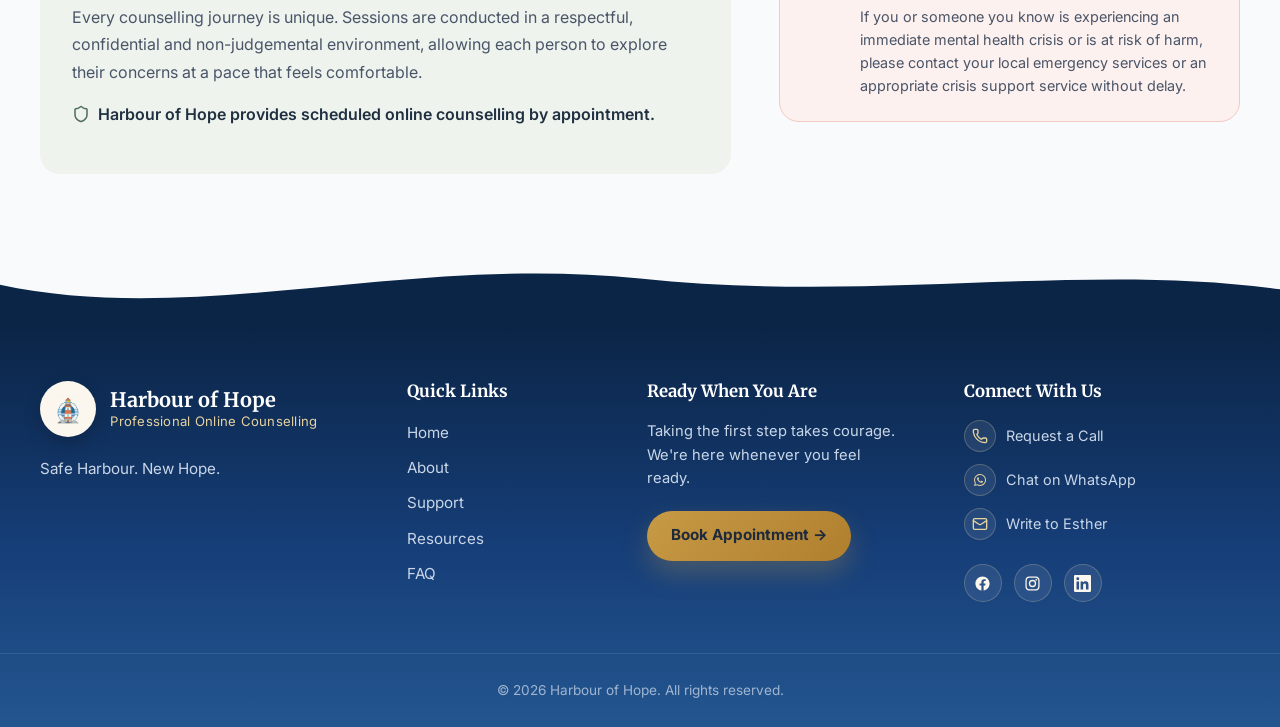
<file: pages/about.html>
<!DOCTYPE html>
<html lang="en">

<head>
  <!-- ==========================================
       Basic Meta Information
  =========================================== -->
  <meta charset="UTF-8">
  <meta name="viewport" content="width=device-width, initial-scale=1.0">

  <title>About | Harbour of Hope</title>

  <meta name="description"
    content="Harbour of Hope is a not-for-profit counselling ministry led by Esther Khatri, walking alongside individuals, couples and families through life's challenges with compassion, confidentiality and hope.">

  <meta name="keywords"
    content="about Harbour of Hope, Esther Khatri, Christian counselling, counselling ministry, compassionate care">

  <meta name="author" content="Harbour of Hope">

  <meta name="robots" content="index, follow">

  <meta property="og:title" content="About | Harbour of Hope">
  <meta property="og:description"
    content="A place of compassion, hope, and healing for life's journey.">
  <meta property="og:type" content="website">
  <meta property="og:image" content="../assets/images/logo/social-preview.jpg">
  <meta property="og:url" content="https://www.harbourofhope.org/pages/about.html">

  <meta name="theme-color" content="#153E7A">

  <link rel="icon" href="../assets/images/logo/favicon.ico">

  <link rel="preconnect" href="https://fonts.googleapis.com">
  <link rel="preconnect" href="https://fonts.gstatic.com" crossorigin>
  <link href="https://fonts.googleapis.com/css2?family=Inter:wght@400;500;600;700&family=Merriweather:wght@400;700&display=swap" rel="stylesheet">

  <link rel="stylesheet" href="../assets/css/main.css">

</head>

<body>

  <a class="skip-link" href="#main-content">
    Skip to main content
  </a>

<!-- ==========================================
     Site Header
========================================== -->

<header class="site-header site-header--page">

  <div class="container">

    <nav class="site-nav" aria-label="Primary Navigation">

      <a href="../index.html" class="site-nav__logo">
        <img
          src="../assets/images/logo/harbor-of-hope-logo.png"
          alt="Harbour of Hope —  Professional Online Counselling">
        <span class="site-nav__logo-text">
          <span class="site-nav__logo-title">Harbour of Hope</span>
          <span class="site-nav__logo-subtitle">Professional Online Counselling</span>
        </span>
      </a>

      <ul class="site-nav__menu">

        <li>
          <a href="../index.html" class="site-nav__link">
            Home
          </a>
        </li>

        <li>
          <a href="about.html" class="site-nav__link">
            About
          </a>
        </li>

        <li>
          <a href="support.html" class="site-nav__link">
            Support
          </a>
        </li>

        <li>
          <a href="resources.html" class="site-nav__link">
            Resources
          </a>
        </li>

        <li>
          <a href="faq.html" class="site-nav__link">
            FAQ
          </a>
        </li>

        <li>
          <a href="write-to-esther.html" class="site-nav__link">
            Contact
          </a>
        </li>

      </ul>

      <button
        class="site-nav__toggle"
        aria-label="Open navigation menu"
        aria-expanded="false">

        ☰

      </button>

    </nav>

  </div>

</header>

  <main id="main-content">

<!-- ==========================================
     Page Hero (shared sub-page template —
     custom background image for this page)
========================================== -->

<section class="page-hero">

  <img
    class="page-hero__bg-image"
    src="../assets/images/backgrounds/about-hero.webp"
    alt="Sailboats resting on calm harbour water at sunset, representing peace and safe harbour."
    fetchpriority="high">

  <div class="page-hero__scrim"></div>

  <div class="page-hero__overlay">

    <div class="container">

      <p class="page-hero__breadcrumb">
        <a href="../index.html">Home</a>
        <span aria-hidden="true">/</span>
        <span>About</span>
      </p>

      <h1 class="page-hero__title">About Harbour of Hope</h1>

      <p class="page-hero__subtitle">
        A place of compassion, hope, and healing for life's journey.
      </p>

    </div>

  </div>

  <!-- Wave divider curving into the page background -->
  <div class="page-hero__wave" aria-hidden="true">
    <svg viewBox="0 0 1440 80" preserveAspectRatio="none" focusable="false">
      <path d="M0,32 C 240,72 480,0 720,28 C 960,56 1200,8 1440,36 L1440,80 L0,80 Z"></path>
    </svg>
  </div>

</section>

<!-- ==========================================
     About Layout — Text Column + Esther Column
========================================== -->

<section class="about-section section">

  <div class="container">

    <div class="about-layout">

      <!-- ============ Left column ============ -->
      <div class="about-main">

        <div class="about-block">
          <span class="about-block__icon">
            <svg viewBox="0 0 24 24" fill="none" stroke="currentColor" stroke-width="2" stroke-linecap="round" stroke-linejoin="round"><path d="M20.42 4.58a5.4 5.4 0 0 0-7.65 0l-.77.78-.77-.78a5.4 5.4 0 0 0-7.65 0C1.46 6.7 1.33 10.28 4 13l8 8 8-8c2.67-2.72 2.54-6.3.42-8.42"/></svg>
          </span>
          <h2 class="about-block__title">Welcome to Harbour of Hope</h2>
          <p class="about-block__text">
            Harbour of Hope is a not-for-profit counselling ministry committed to walking alongside
            individuals, couples and families through life's challenges.
          </p>
          <p class="about-block__text">
            We believe that every person deserves to be heard with compassion, treated with dignity,
            and supported with hope.
          </p>
          <p class="about-block__text">
            Our aim is to provide a safe and confidential space where people can find clarity,
            encouragement and practical guidance as they navigate difficult seasons of life.
          </p>
        </div>

        <hr class="about-divider">

        <div class="about-block">
          <span class="about-block__icon">
            <svg viewBox="0 0 24 24" fill="none" stroke="currentColor" stroke-width="2" stroke-linecap="round" stroke-linejoin="round"><circle cx="12" cy="5" r="3"/><line x1="12" x2="12" y1="22" y2="8"/><path d="M5 12H2a10 10 0 0 0 20 0h-3"/></svg>
          </span>
          <h2 class="about-block__title">Our Mission</h2>
          <p class="about-block__subtitle">Bringing Hope Through Compassionate Care</p>
          <p class="about-block__text">
            We support people from all walks of life who may be experiencing:
          </p>

          <div class="checklist">

            <ul class="checklist__col">
              <li><svg viewBox="0 0 24 24" fill="currentColor"><circle cx="12" cy="12" r="10"/><path d="m9 12 2 2 4-4" fill="none" stroke="white" stroke-width="2" stroke-linecap="round" stroke-linejoin="round"/></svg>Anxiety, stress and emotional struggles</li>
              <li><svg viewBox="0 0 24 24" fill="currentColor"><circle cx="12" cy="12" r="10"/><path d="m9 12 2 2 4-4" fill="none" stroke="white" stroke-width="2" stroke-linecap="round" stroke-linejoin="round"/></svg>Depression and feelings of hopelessness</li>
              <li><svg viewBox="0 0 24 24" fill="currentColor"><circle cx="12" cy="12" r="10"/><path d="m9 12 2 2 4-4" fill="none" stroke="white" stroke-width="2" stroke-linecap="round" stroke-linejoin="round"/></svg>Suicidal thoughts (encouraging professional support where appropriate)</li>
              <li><svg viewBox="0 0 24 24" fill="currentColor"><circle cx="12" cy="12" r="10"/><path d="m9 12 2 2 4-4" fill="none" stroke="white" stroke-width="2" stroke-linecap="round" stroke-linejoin="round"/></svg>Addictions, including social media addiction</li>
              <li><svg viewBox="0 0 24 24" fill="currentColor"><circle cx="12" cy="12" r="10"/><path d="m9 12 2 2 4-4" fill="none" stroke="white" stroke-width="2" stroke-linecap="round" stroke-linejoin="round"/></svg>Relationship and family challenges</li>
            </ul>

            <ul class="checklist__col">
              <li><svg viewBox="0 0 24 24" fill="currentColor"><circle cx="12" cy="12" r="10"/><path d="m9 12 2 2 4-4" fill="none" stroke="white" stroke-width="2" stroke-linecap="round" stroke-linejoin="round"/></svg>Pre-marital and marital concerns</li>
              <li><svg viewBox="0 0 24 24" fill="currentColor"><circle cx="12" cy="12" r="10"/><path d="m9 12 2 2 4-4" fill="none" stroke="white" stroke-width="2" stroke-linecap="round" stroke-linejoin="round"/></svg>Grief and loss</li>
              <li><svg viewBox="0 0 24 24" fill="currentColor"><circle cx="12" cy="12" r="10"/><path d="m9 12 2 2 4-4" fill="none" stroke="white" stroke-width="2" stroke-linecap="round" stroke-linejoin="round"/></svg>Workplace stress and career transitions</li>
              <li><svg viewBox="0 0 24 24" fill="currentColor"><circle cx="12" cy="12" r="10"/><path d="m9 12 2 2 4-4" fill="none" stroke="white" stroke-width="2" stroke-linecap="round" stroke-linejoin="round"/></svg>Major life transitions and personal wellbeing</li>
              <li><svg viewBox="0 0 24 24" fill="currentColor"><circle cx="12" cy="12" r="10"/><path d="m9 12 2 2 4-4" fill="none" stroke="white" stroke-width="2" stroke-linecap="round" stroke-linejoin="round"/></svg>Guidance during seasons of uncertainty and change</li>
            </ul>

          </div>

          <p class="about-block__text about-block__text--closing">
            Whether you're facing a specific challenge or simply need someone to listen, Harbour of
            Hope offers a place where you can begin your journey towards healing.
          </p>
        </div>

        <div class="approach-box">
          <span class="approach-box__icon">
            <svg viewBox="0 0 24 24" fill="none" stroke="currentColor" stroke-width="2" stroke-linecap="round" stroke-linejoin="round"><path d="M7 20h10"/><path d="M10 20c0-4.4-1.6-8-4-8"/><path d="M14 20c0-4.4 1.6-8 4-8"/><path d="M5 10c0-3 3-6 7-6s7 3 7 6c-3 0-5-1-7-3-2 2-4 3-7 3Z"/></svg>
          </span>
          <h3 class="approach-box__title">Our Approach</h3>
          <p class="approach-box__subtitle">Confidential &bull; Compassionate &bull; Hope-Centred</p>
          <p class="approach-box__text">
            Every counselling journey is unique. Sessions are conducted in a respectful, confidential
            and non-judgemental environment, allowing each person to explore their concerns at a pace
            that feels comfortable.
          </p>
          <p class="approach-box__note">
            <svg viewBox="0 0 24 24" fill="none" stroke="currentColor" stroke-width="2" stroke-linecap="round" stroke-linejoin="round"><path d="M20 13c0 5-3.5 7.5-7.66 8.95a1 1 0 0 1-.67-.01C7.5 20.5 4 18 4 13V6a1 1 0 0 1 1-1c2 0 4.5-1.2 6.24-2.72a1.17 1.17 0 0 1 1.52 0C14.51 3.81 17 5 19 5a1 1 0 0 1 1 1z"/></svg>
            Harbour of Hope provides scheduled online counselling by appointment.
          </p>
        </div>

      </div>

      <!-- ============ Right column ============ -->
      <div class="about-side">

        <div class="esther-card">

          <div class="esther-card__photo">
            <img src="../assets/images/photos/esther-khatri.webp" alt="Esther Khatri, Lead Counsellor at Harbour of Hope">
          </div>

          <div class="esther-card__body">
            <p class="esther-card__label">Meet</p>
            <h3 class="esther-card__name">Esther Khatri</h3>
            <span class="esther-card__rule"></span>
            <p class="esther-card__text">
              Esther Khatri is the Lead Counsellor at Harbour of Hope. With many years of experience
              as an educator and counsellor, she has journeyed alongside people from diverse
              backgrounds, helping them navigate emotional, relational and personal challenges with
              empathy, wisdom and care.
            </p>
            <p class="esther-card__text">
              Her desire is to create a welcoming environment where every individual feels valued,
              heard and supported as they take steps towards healing and renewed hope.
            </p>
          </div>

        </div>

        <div class="notice-box">
          <span class="notice-box__icon">
            <svg viewBox="0 0 24 24" fill="none" stroke="currentColor" stroke-width="2" stroke-linecap="round" stroke-linejoin="round"><path d="M19 14c1.49-1.46 3-3.21 3-5.5A5.5 5.5 0 0 0 16.5 3c-1.76 0-3 .5-4.5 2-1.5-1.5-2.74-2-4.5-2A5.5 5.5 0 0 0 2 8.5c0 2.29 1.5 4.04 3 5.5l7 7Z"/></svg>
          </span>
          <div class="notice-box__body">
            <h4 class="notice-box__title">Important Information</h4>
            <p class="notice-box__text">
              Harbour of Hope offers scheduled counselling appointments and is
              <strong class="notice-box__highlight">not an emergency crisis intervention service.</strong>
            </p>
            <p class="notice-box__text">
              If you or someone you know is experiencing an immediate mental health crisis or is at
              risk of harm, please contact your local emergency services or an appropriate crisis
              support service without delay.
            </p>
          </div>
        </div>

      </div>

    </div>

  </div>

</section>

  </main>

<!-- ==========================================
     Footer
========================================== -->

  <footer class="site-footer">

    <div class="footer-wave" aria-hidden="true">
      <svg viewBox="0 0 1440 100" preserveAspectRatio="none" focusable="false">
        <path d="M0,40 C 220,95 460,0 720,32 C 980,64 1220,10 1440,46 L1440,100 L0,100 Z"></path>
      </svg>
    </div>

    <div class="footer-body">

      <div class="container footer-main">

        <div class="footer-brand">

          <a href="../index.html" class="footer-brand__logo">
            <span class="footer-brand__badge">
              <img src="../assets/images/logo/harbor-of-hope-logo.png" alt="">
            </span>
            <span class="footer-brand__wordmark">
              <span class="footer-brand__title">Harbour of Hope</span>
              <span class="footer-brand__subtitle">Professional Online Counselling</span>
            </span>
          </a>

          <p class="footer-brand__tagline">Safe Harbour. New Hope.</p>

        </div>

        <nav class="footer-links" aria-label="Footer">

          <h3 class="footer-heading">Quick Links</h3>

          <ul>
            <li><a href="../index.html">Home</a></li>
            <li><a href="about.html">About</a></li>
            <li><a href="support.html">Support</a></li>
            <li><a href="resources.html">Resources</a></li>
            <li><a href="faq.html">FAQ</a></li>
          </ul>

        </nav>

        <div class="footer-cta">

          <h3 class="footer-heading">Ready When You Are</h3>

          <p class="footer-cta__text">
            Taking the first step takes courage. We're here whenever you feel ready.
          </p>

          <a href="book-appointment.html" class="footer-cta__button">
            Book Appointment →
          </a>

        </div>

        <div class="footer-connect">

          <h3 class="footer-heading">Connect With Us</h3>

          <ul class="footer-contact">

            <li>
              <a href="book-appointment.html">
                <span class="footer-contact__icon">
                  <svg viewBox="0 0 24 24" fill="none" stroke="currentColor" stroke-width="2" stroke-linecap="round" stroke-linejoin="round"><path d="M13.832 16.568a1 1 0 0 0 1.213-.303l.355-.465A2 2 0 0 1 17 15h3a2 2 0 0 1 2 2v3a2 2 0 0 1-2 2A18 18 0 0 1 2 4a2 2 0 0 1 2-2h3a2 2 0 0 1 2 2v3a2 2 0 0 1-.8 1.6l-.468.351a1 1 0 0 0-.292 1.233 14 14 0 0 0 6.392 6.384"/></svg>
                </span>
                Request a Call
              </a>
            </li>

            <li>
              <a href="whatsapp-chat.html">
                <span class="footer-contact__icon">
                  <svg viewBox="0 0 24 24" fill="currentColor"><path fill-rule="evenodd" clip-rule="evenodd" d="M18.403 5.633A8.919 8.919 0 0 0 12.053 3c-4.948 0-8.976 4.027-8.978 8.977 0 1.582.413 3.126 1.198 4.488L3 21.116l4.759-1.249a8.981 8.981 0 0 0 4.29 1.093h.004c4.947 0 8.975-4.027 8.977-8.977a8.926 8.926 0 0 0-2.627-6.35m-6.35 13.812h-.003a7.446 7.446 0 0 1-3.798-1.041l-.272-.162-2.824.741.753-2.753-.177-.282a7.448 7.448 0 0 1-1.141-3.971c.002-4.114 3.349-7.461 7.465-7.461a7.413 7.413 0 0 1 5.275 2.188 7.42 7.42 0 0 1 2.183 5.279c-.002 4.114-3.349 7.462-7.461 7.462m4.093-5.589c-.225-.113-1.327-.655-1.533-.73-.205-.075-.354-.112-.504.112s-.58.729-.711.879-.262.168-.486.056-.947-.349-1.804-1.113c-.667-.595-1.117-1.329-1.248-1.554s-.014-.346.099-.458c.101-.1.224-.262.336-.393.112-.131.149-.224.224-.374s.038-.281-.019-.393c-.056-.113-.505-1.217-.692-1.666-.181-.435-.366-.377-.504-.383a9.65 9.65 0 0 0-.429-.008.826.826 0 0 0-.599.28c-.206.225-.785.767-.785 1.871s.804 2.171.916 2.321c.112.15 1.582 2.415 3.832 3.387.536.231.954.369 1.279.473.537.171 1.026.146 1.413.089.431-.064 1.327-.542 1.514-1.066.187-.524.187-.973.131-1.067-.056-.094-.207-.151-.43-.263"/></svg>
                </span>
                Chat on WhatsApp
              </a>
            </li>

            <li>
              <a href="write-to-esther.html">
                <span class="footer-contact__icon">
                  <svg viewBox="0 0 24 24" fill="none" stroke="currentColor" stroke-width="2" stroke-linecap="round" stroke-linejoin="round"><path d="m22 7-8.991 5.727a2 2 0 0 1-2.009 0L2 7"/><rect x="2" y="4" width="20" height="16" rx="2"/></svg>
                </span>
                Write to Esther
              </a>
            </li>

          </ul>

          <ul class="footer-social" aria-label="Social media">

            <li>
              <span class="footer-social__icon" aria-label="Facebook" role="img">
                <svg viewBox="0 0 24 24" fill="currentColor"><path d="M22 12.06C22 6.505 17.523 2 12 2S2 6.505 2 12.06c0 5.02 3.657 9.184 8.438 9.94v-7.03H7.898v-2.91h2.54V9.845c0-2.507 1.492-3.89 3.777-3.89 1.094 0 2.238.195 2.238.195v2.46h-1.26c-1.243 0-1.63.771-1.63 1.562v1.876h2.773l-.443 2.91h-2.33V22c4.78-.756 8.437-4.919 8.437-9.94"/></svg>
              </span>
            </li>

            <li>
              <span class="footer-social__icon" aria-label="Instagram" role="img">
                <svg viewBox="0 0 24 24" fill="currentColor"><path d="M12 2c-2.72 0-3.06.012-4.128.06-1.066.05-1.793.218-2.43.465a4.9 4.9 0 0 0-1.771 1.153A4.9 4.9 0 0 0 2.518 5.45c-.247.637-.416 1.364-.465 2.43C2.006 8.947 1.994 9.28 1.994 12s.012 3.053.06 4.121c.05 1.066.218 1.793.465 2.43a4.9 4.9 0 0 0 1.153 1.771 4.9 4.9 0 0 0 1.771 1.153c.637.247 1.364.416 2.43.465C8.94 21.988 9.28 22 12 22s3.053-.012 4.121-.06c1.066-.05 1.793-.218 2.43-.465a4.9 4.9 0 0 0 1.771-1.153 4.9 4.9 0 0 0 1.153-1.771c.247-.637.416-1.364.465-2.43.048-1.068.06-1.401.06-4.121s-.012-3.053-.06-4.121c-.05-1.066-.218-1.793-.465-2.43a4.9 4.9 0 0 0-1.153-1.771A4.9 4.9 0 0 0 18.55 2.518c-.637-.247-1.364-.416-2.43-.465C15.053 2.006 14.72 1.994 12 1.994Zm0 1.802c2.67 0 2.987.012 4.042.058.976.045 1.505.207 1.858.344.467.182.8.399 1.15.748.35.35.566.683.748 1.15.137.353.3.882.344 1.858.046 1.055.058 1.372.058 4.042s-.012 2.987-.058 4.042c-.045.976-.207 1.505-.344 1.858a3.1 3.1 0 0 1-.748 1.15 3.1 3.1 0 0 1-1.15.748c-.353.137-.882.3-1.858.344-1.054.046-1.371.058-4.042.058s-2.988-.012-4.042-.058c-.976-.045-1.505-.207-1.858-.344a3.1 3.1 0 0 1-1.15-.748 3.1 3.1 0 0 1-.748-1.15c-.137-.353-.3-.882-.344-1.858-.046-1.055-.058-1.372-.058-4.042s.012-2.987.058-4.042c.045-.976.207-1.505.344-1.858.182-.467.399-.8.748-1.15.35-.35.683-.566 1.15-.748.353-.137.882-.3 1.858-.344 1.055-.046 1.372-.058 4.042-.058Zm0 3.063a5.14 5.14 0 1 0 0 10.281 5.14 5.14 0 0 0 0-10.281Zm0 8.478a3.338 3.338 0 1 1 0-6.676 3.338 3.338 0 0 1 0 6.676Zm6.545-8.68a1.202 1.202 0 1 1-2.404 0 1.202 1.202 0 0 1 2.404 0Z"/></svg>
              </span>
            </li>

            <li>
              <span class="footer-social__icon" aria-label="LinkedIn" role="img">
                <svg viewBox="0 0 24 24" fill="currentColor"><path d="M20.447 20.452h-3.554v-5.569c0-1.328-.027-3.037-1.852-3.037-1.853 0-2.136 1.445-2.136 2.939v5.667H9.351V9h3.414v1.561h.046c.477-.9 1.637-1.85 3.37-1.85 3.601 0 4.267 2.37 4.267 5.455zM5.337 7.433a2.062 2.062 0 1 1 0-4.124 2.062 2.062 0 0 1 0 4.124M7.119 20.452H3.554V9h3.565zM22.225 0H1.771C.792 0 0 .774 0 1.729v20.542C0 23.227.792 24 1.771 24h20.451C23.2 24 24 23.227 24 22.271V1.729C24 .774 23.2 0 22.222 0z"/></svg>
              </span>
            </li>

          </ul>

        </div>

      </div>

      <div class="footer-bottom">

        <div class="container footer-bottom__inner">

          <p>&copy; 2026 Harbour of Hope. All rights reserved.</p>

        </div>

      </div>

    </div>

  </footer>

  <script src="../assets/js/main.js"></script>

</body>

</html>
</file>
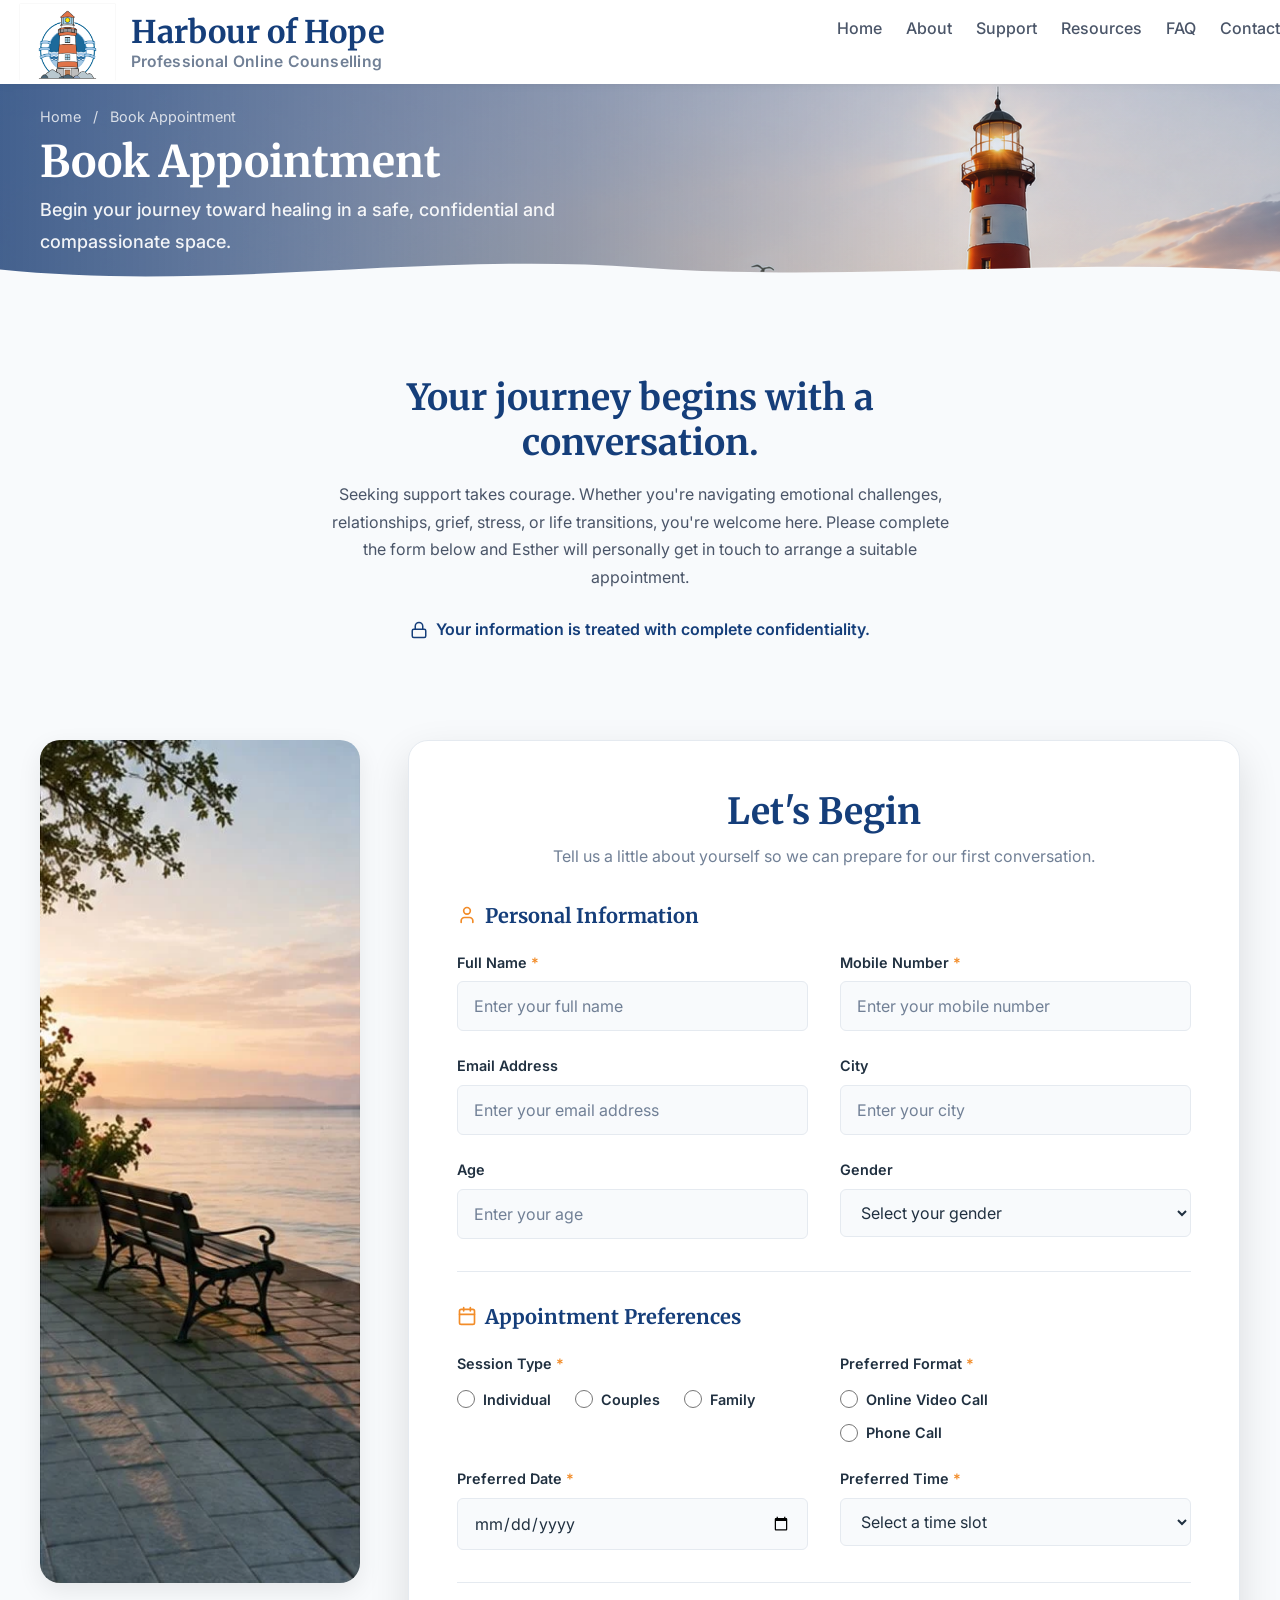
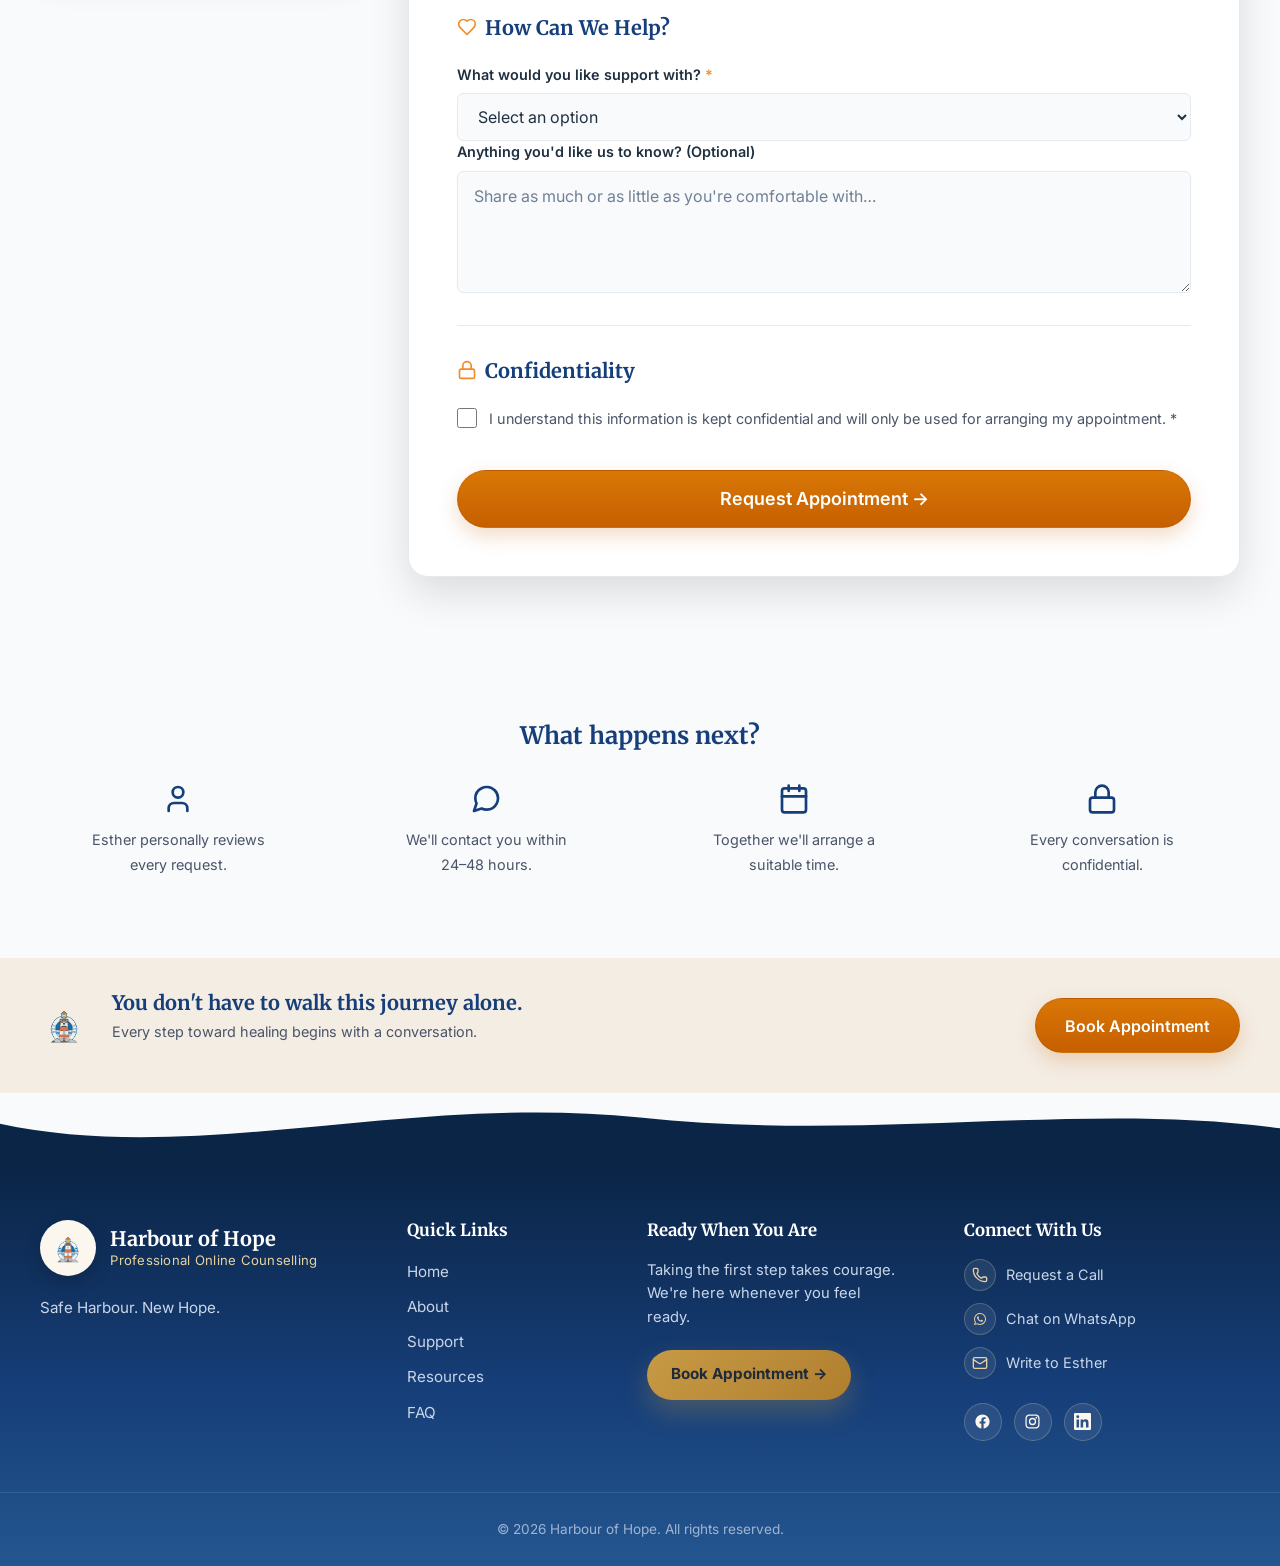
<file: pages/book-appointment.html>
<!DOCTYPE html>
<html lang="en">

<head>
  <!-- ==========================================
       Basic Meta Information
  =========================================== -->
  <meta charset="UTF-8">
  <meta name="viewport" content="width=device-width, initial-scale=1.0">

  <title>Book Appointment | Harbour of Hope</title>

  <meta name="description"
    content="Book a confidential counselling appointment with Harbour of Hope. Tell us a little about yourself and Esther will personally get in touch to arrange your first conversation.">

  <meta name="keywords"
    content="book appointment, Christian counselling, emotional support, family counselling, faith, healing, hope, Harbour of Hope">

  <meta name="author" content="Harbour of Hope">

  <meta name="robots" content="index, follow">

  <meta property="og:title" content="Book Appointment | Harbour of Hope">
  <meta property="og:description"
    content="Begin your journey toward healing in a safe, confidential and compassionate space.">
  <meta property="og:type" content="website">
  <meta property="og:image" content="../assets/images/logo/social-preview.jpg">
  <meta property="og:url" content="https://www.harbourofhope.org/pages/book-appointment.html">

  <meta name="theme-color" content="#153E7A">

  <link rel="icon" href="../assets/images/logo/favicon.ico">

  <link rel="preconnect" href="https://fonts.googleapis.com">
  <link rel="preconnect" href="https://fonts.gstatic.com" crossorigin>
  <link href="https://fonts.googleapis.com/css2?family=Inter:wght@400;500;600;700&family=Merriweather:wght@400;700&display=swap" rel="stylesheet">

  <link rel="stylesheet" href="../assets/css/main.css">

</head>

<body>

  <a class="skip-link" href="#main-content">
    Skip to main content
  </a>

<!-- ==========================================
     Site Header
========================================== -->

<header class="site-header site-header--page">

  <div class="container">

    <nav class="site-nav" aria-label="Primary Navigation">

      <a href="../index.html" class="site-nav__logo">
        <img
          src="../assets/images/logo/harbor-of-hope-logo.png"
          alt="Harbour of Hope —  Professional Online Counselling">
        <span class="site-nav__logo-text">
          <span class="site-nav__logo-title">Harbour of Hope</span>
          <span class="site-nav__logo-subtitle">Professional Online Counselling</span>
        </span>
      </a>

      <ul class="site-nav__menu">

        <li>
          <a href="../index.html" class="site-nav__link">
            Home
          </a>
        </li>

        <li>
          <a href="about.html" class="site-nav__link">
            About
          </a>
        </li>

        <li>
          <a href="support.html" class="site-nav__link">
            Support
          </a>
        </li>

        <li>
          <a href="resources.html" class="site-nav__link">
            Resources
          </a>
        </li>

        <li>
          <a href="faq.html" class="site-nav__link">
            FAQ
          </a>
        </li>

        <li>
          <a href="write-to-esther.html" class="site-nav__link">
            Contact
          </a>
        </li>

      </ul>

      <button
        class="site-nav__toggle"
        aria-label="Open navigation menu"
        aria-expanded="false">

        ☰

      </button>

    </nav>

  </div>

</header>

  <main id="main-content">

<!-- ==========================================
     Page Hero (reusable template — 30% of home
     hero height, same lighthouse image, swap
     eyebrow/breadcrumb/title/subtitle per page)
========================================== -->

<section class="page-hero">

  <img
    class="page-hero__bg-image"
    src="../assets/images/backgrounds/lighthouse-hero.webp"
    alt="Lighthouse standing beside the sea at sunset, representing hope, guidance and restoration."
    fetchpriority="high">

  <div class="page-hero__scrim"></div>

  <div class="page-hero__overlay">

    <div class="container">

      <p class="page-hero__breadcrumb">
        <a href="../index.html">Home</a>
        <span aria-hidden="true">/</span>
        <span>Book Appointment</span>
      </p>

      <h1 class="page-hero__title">Book Appointment</h1>

      <p class="page-hero__subtitle">
        Begin your journey toward healing in a safe, confidential and compassionate space.
      </p>

    </div>

  </div>

  <!-- Wave divider curving into the page background -->
  <div class="page-hero__wave" aria-hidden="true">
    <svg viewBox="0 0 1440 80" preserveAspectRatio="none" focusable="false">
      <path d="M0,32 C 240,72 480,0 720,28 C 960,56 1200,8 1440,36 L1440,80 L0,80 Z"></path>
    </svg>
  </div>

</section>

<!-- ==========================================
     Booking Intro
========================================== -->

<section class="booking-intro section">

  <div class="container">

    <div class="booking-intro__inner">

      <h2 class="booking-intro__title">Your journey begins with a conversation.</h2>

      <p class="booking-intro__text">
        Seeking support takes courage. Whether you're navigating emotional challenges, relationships,
        grief, stress, or life transitions, you're welcome here. Please complete the form below and
        Esther will personally get in touch to arrange a suitable appointment.
      </p>

      <p class="booking-intro__note">
        <svg viewBox="0 0 24 24" fill="none" stroke="currentColor" stroke-width="2" stroke-linecap="round" stroke-linejoin="round"><rect width="18" height="11" x="3" y="11" rx="2" ry="2"/><path d="M7 11V7a5 5 0 0 1 10 0v4"/></svg>
        Your information is treated with complete confidentiality.
      </p>

    </div>

  </div>

</section>

<!-- ==========================================
     Booking Layout — Side Photo + Form Card
========================================== -->

<section class="booking-section section">

  <div class="container">

    <div class="booking-layout">

      <!-- Side photo: swappable per page. Currently the bench/waterfront
           image — replace src for other subpages as needed. -->
      <div class="booking-photo">
        <img
          src="../assets/images/photos/bench-waterfront.webp"
          alt="A quiet bench overlooking calm water at sunset, a place for reflection.">
      </div>

      <div class="booking-form-card">

        <div class="booking-form-card__header">
          <h3>Let's Begin</h3>
          <p>Tell us a little about yourself so we can prepare for our first conversation.</p>
        </div>

        <!-- Form submission: to be wired to Formspree
             (estherkhatri27@gmail.com) once the site is finalised. -->
        <form class="booking-form" id="bookingForm" action="#" method="POST">

          <input type="hidden" name="_subject" value="New Appointment Request — Harbour of Hope">

          <div class="form-section">

            <h4 class="form-section__title">
              <svg viewBox="0 0 24 24" fill="none" stroke="currentColor" stroke-width="2" stroke-linecap="round" stroke-linejoin="round"><path d="M19 21v-2a4 4 0 0 0-4-4H9a4 4 0 0 0-4 4v2"/><circle cx="12" cy="7" r="4"/></svg>
              Personal Information
            </h4>

            <div class="form-grid">

              <div class="form-group">
                <label for="fullName">Full Name <span class="required">*</span></label>
                <input type="text" id="fullName" name="fullName" placeholder="Enter your full name" required>
              </div>

              <div class="form-group">
                <label for="mobile">Mobile Number <span class="required">*</span></label>
                <input type="tel" id="mobile" name="mobile" placeholder="Enter your mobile number" required>
              </div>

              <div class="form-group">
                <label for="email">Email Address</label>
                <input type="email" id="email" name="email" placeholder="Enter your email address">
              </div>

              <div class="form-group">
                <label for="city">City</label>
                <input type="text" id="city" name="city" placeholder="Enter your city">
              </div>

              <div class="form-group">
                <label for="age">Age</label>
                <input type="number" id="age" name="age" min="18" placeholder="Enter your age">
              </div>

              <div class="form-group">
                <label for="gender">Gender</label>
                <select id="gender" name="gender">
                  <option value="" disabled selected>Select your gender</option>
                  <option>Female</option>
                  <option>Male</option>
                  <option>Prefer not to say</option>
                  <option>Other</option>
                </select>
              </div>

            </div>

          </div>

          <div class="form-section">

            <h4 class="form-section__title">
              <svg viewBox="0 0 24 24" fill="none" stroke="currentColor" stroke-width="2" stroke-linecap="round" stroke-linejoin="round"><path d="M8 2v4"/><path d="M16 2v4"/><rect width="18" height="18" x="3" y="4" rx="2"/><path d="M3 10h18"/></svg>
              Appointment Preferences
            </h4>

            <div class="form-grid">

              <div class="form-group">
                <label>Session Type <span class="required">*</span></label>
                <div class="form-radio-group">
                  <label class="form-radio">
                    <input type="radio" name="sessionType" value="Individual" required>
                    Individual
                  </label>
                  <label class="form-radio">
                    <input type="radio" name="sessionType" value="Couples">
                    Couples
                  </label>
                  <label class="form-radio">
                    <input type="radio" name="sessionType" value="Family">
                    Family
                  </label>
                </div>
              </div>

              <div class="form-group">
                <label>Preferred Format <span class="required">*</span></label>
                <div class="form-radio-group form-radio-group--stacked">
                  <label class="form-radio">
                    <input type="radio" name="format" value="Online Video Call" required>
                    Online Video Call
                  </label>
                  <label class="form-radio">
                    <input type="radio" name="format" value="Phone Call">
                    Phone Call
                  </label>
                </div>
              </div>

              <div class="form-group">
                <label for="date">Preferred Date <span class="required">*</span></label>
                <input type="date" id="date" name="date" required>
              </div>

              <div class="form-group">
                <label for="time">Preferred Time <span class="required">*</span></label>
                <select id="time" name="time" required>
                  <option value="" disabled selected>Select a time slot</option>
                  <!-- <option>Morning (9am–12pm)</option>-->
                  <option>Afternoon (2–5pm)</option>
                  <option>Evening (5–8pm)</option>
                </select>
              </div>

            </div>

          </div>

          <div class="form-section">

            <h4 class="form-section__title">
              <svg viewBox="0 0 24 24" fill="none" stroke="currentColor" stroke-width="2" stroke-linecap="round" stroke-linejoin="round"><path d="M19 14c1.49-1.46 3-3.21 3-5.5A5.5 5.5 0 0 0 16.5 3c-1.76 0-3 .5-4.5 2-1.5-1.5-2.74-2-4.5-2A5.5 5.5 0 0 0 2 8.5c0 2.29 1.5 4.04 3 5.5l7 7Z"/></svg>
              How Can We Help?
            </h4>

            <div class="form-group">
              <label for="supportWith">What would you like support with? <span class="required">*</span></label>
              <select id="supportWith" name="supportWith" required>
                <option value="" disabled selected>Select an option</option>
                <option>Feeling Overwhelmed</option>
                <option>Grief &amp; Loss</option>
                <option>Family Relationships</option>
                <option>Relationship Challenges</option>
                <option>Life Transitions &amp; New Beginnings</option>
                <option>Workplace Wellbeing</option>
                <option>Other</option>
              </select>
            </div>

            <div class="form-group">
              <label for="message">Anything you'd like us to know? (Optional)</label>
              <textarea id="message" name="message" rows="4" placeholder="Share as much or as little as you're comfortable with…"></textarea>
            </div>

          </div>

          <div class="form-section form-section--last">

            <h4 class="form-section__title">
              <svg viewBox="0 0 24 24" fill="none" stroke="currentColor" stroke-width="2" stroke-linecap="round" stroke-linejoin="round"><rect width="18" height="11" x="3" y="11" rx="2" ry="2"/><path d="M7 11V7a5 5 0 0 1 10 0v4"/></svg>
              Confidentiality
            </h4>

            <label class="form-checkbox">
              <input type="checkbox" name="consent" required>
              <span>I understand this information is kept confidential and will only be used for arranging my appointment. <span class="required">*</span></span>
            </label>

          </div>

          <button type="submit" class="button button--primary booking-form__submit">
            Request Appointment →
          </button>

        </form>

      </div>

    </div>

  </div>

</section>

<!-- ==========================================
     What Happens Next
========================================== -->

<section class="next-steps">

  <div class="container">

    <h3 class="next-steps__title">What happens next?</h3>

    <div class="next-steps__grid">

      <div class="next-steps__item">
        <svg viewBox="0 0 24 24" fill="none" stroke="currentColor" stroke-width="2" stroke-linecap="round" stroke-linejoin="round"><path d="M19 21v-2a4 4 0 0 0-4-4H9a4 4 0 0 0-4 4v2"/><circle cx="12" cy="7" r="4"/></svg>
        <p>Esther personally reviews every request.</p>
      </div>

      <div class="next-steps__item">
        <svg viewBox="0 0 24 24" fill="none" stroke="currentColor" stroke-width="2" stroke-linecap="round" stroke-linejoin="round"><path d="M21 11.5a8.38 8.38 0 0 1-.9 3.8 8.5 8.5 0 0 1-7.6 4.7 8.38 8.38 0 0 1-3.8-.9L3 21l1.9-5.7a8.38 8.38 0 0 1-.9-3.8 8.5 8.5 0 0 1 4.7-7.6 8.38 8.38 0 0 1 3.8-.9h.5a8.48 8.48 0 0 1 8 8v.5z"/></svg>
        <p>We'll contact you within 24–48 hours.</p>
      </div>

      <div class="next-steps__item">
        <svg viewBox="0 0 24 24" fill="none" stroke="currentColor" stroke-width="2" stroke-linecap="round" stroke-linejoin="round"><path d="M8 2v4"/><path d="M16 2v4"/><rect width="18" height="18" x="3" y="4" rx="2"/><path d="M3 10h18"/></svg>
        <p>Together we'll arrange a suitable time.</p>
      </div>

      <div class="next-steps__item">
        <svg viewBox="0 0 24 24" fill="none" stroke="currentColor" stroke-width="2" stroke-linecap="round" stroke-linejoin="round"><rect width="18" height="11" x="3" y="11" rx="2" ry="2"/><path d="M7 11V7a5 5 0 0 1 10 0v4"/></svg>
        <p>Every conversation is confidential.</p>
      </div>

    </div>

  </div>

</section>

<!-- ==========================================
     Closing CTA Banner
========================================== -->

<section class="closing-cta">

  <div class="container closing-cta__inner">

    <img class="closing-cta__icon" src="../assets/images/logo/harbor-of-hope-logo.png" alt="">

    <div class="closing-cta__text">
      <h3>You don't have to walk this journey alone.</h3>
      <p>Every step toward healing begins with a conversation.</p>
    </div>

    <a href="book-appointment.html" class="button button--primary">
      Book Appointment
    </a>

  </div>

</section>

  </main>

<!-- ==========================================
     Confirmation Popup
     (Shown after a successful Formspree submission.)
========================================== -->

<div class="confirmation-modal" id="confirmationModal" role="dialog" aria-modal="true" aria-labelledby="confirmationTitle">

  <div class="confirmation-modal__backdrop" data-modal-close></div>

  <div class="confirmation-modal__box">

    <span class="confirmation-modal__icon">
      <svg viewBox="0 0 24 24" fill="none" stroke="currentColor" stroke-width="2" stroke-linecap="round" stroke-linejoin="round"><path d="M20 6 9 17l-5-5"/></svg>
    </span>

    <h3 class="confirmation-modal__title" id="confirmationTitle">Request Sent!</h3>

    <p class="confirmation-modal__text">
      Thank you — Esther has received your appointment request and will personally contact you to
      arrange a suitable time.
    </p>

    <button type="button" class="confirmation-modal__close" data-modal-close>
      Close
    </button>

  </div>

</div>

<!-- ==========================================
     Footer
========================================== -->

  <footer class="site-footer">

    <div class="footer-wave" aria-hidden="true">
      <svg viewBox="0 0 1440 100" preserveAspectRatio="none" focusable="false">
        <path d="M0,40 C 220,95 460,0 720,32 C 980,64 1220,10 1440,46 L1440,100 L0,100 Z"></path>
      </svg>
    </div>

    <div class="footer-body">

      <div class="container footer-main">

        <div class="footer-brand">

          <a href="../index.html" class="footer-brand__logo">
            <span class="footer-brand__badge">
              <img src="../assets/images/logo/harbor-of-hope-logo.png" alt="">
            </span>
            <span class="footer-brand__wordmark">
              <span class="footer-brand__title">Harbour of Hope</span>
              <span class="footer-brand__subtitle">Professional Online Counselling</span>
            </span>
          </a>

          <p class="footer-brand__tagline">Safe Harbour. New Hope.</p>

        </div>

        <nav class="footer-links" aria-label="Footer">

          <h3 class="footer-heading">Quick Links</h3>

          <ul>
            <li><a href="../index.html">Home</a></li>
            <li><a href="about.html">About</a></li>
            <li><a href="support.html">Support</a></li>
            <li><a href="resources.html">Resources</a></li>
            <li><a href="faq.html">FAQ</a></li>
          </ul>

        </nav>

        <div class="footer-cta">

          <h3 class="footer-heading">Ready When You Are</h3>

          <p class="footer-cta__text">
            Taking the first step takes courage. We're here whenever you feel ready.
          </p>

          <a href="book-appointment.html" class="footer-cta__button">
            Book Appointment →
          </a>

        </div>

        <div class="footer-connect">

          <h3 class="footer-heading">Connect With Us</h3>

          <ul class="footer-contact">

            <li>
              <a href="book-appointment.html">
                <span class="footer-contact__icon">
                  <svg viewBox="0 0 24 24" fill="none" stroke="currentColor" stroke-width="2" stroke-linecap="round" stroke-linejoin="round"><path d="M13.832 16.568a1 1 0 0 0 1.213-.303l.355-.465A2 2 0 0 1 17 15h3a2 2 0 0 1 2 2v3a2 2 0 0 1-2 2A18 18 0 0 1 2 4a2 2 0 0 1 2-2h3a2 2 0 0 1 2 2v3a2 2 0 0 1-.8 1.6l-.468.351a1 1 0 0 0-.292 1.233 14 14 0 0 0 6.392 6.384"/></svg>
                </span>
                Request a Call
              </a>
            </li>

            <li>
              <a href="whatsapp-chat.html">
                <span class="footer-contact__icon">
                  <svg viewBox="0 0 24 24" fill="currentColor"><path fill-rule="evenodd" clip-rule="evenodd" d="M18.403 5.633A8.919 8.919 0 0 0 12.053 3c-4.948 0-8.976 4.027-8.978 8.977 0 1.582.413 3.126 1.198 4.488L3 21.116l4.759-1.249a8.981 8.981 0 0 0 4.29 1.093h.004c4.947 0 8.975-4.027 8.977-8.977a8.926 8.926 0 0 0-2.627-6.35m-6.35 13.812h-.003a7.446 7.446 0 0 1-3.798-1.041l-.272-.162-2.824.741.753-2.753-.177-.282a7.448 7.448 0 0 1-1.141-3.971c.002-4.114 3.349-7.461 7.465-7.461a7.413 7.413 0 0 1 5.275 2.188 7.42 7.42 0 0 1 2.183 5.279c-.002 4.114-3.349 7.462-7.461 7.462m4.093-5.589c-.225-.113-1.327-.655-1.533-.73-.205-.075-.354-.112-.504.112s-.58.729-.711.879-.262.168-.486.056-.947-.349-1.804-1.113c-.667-.595-1.117-1.329-1.248-1.554s-.014-.346.099-.458c.101-.1.224-.262.336-.393.112-.131.149-.224.224-.374s.038-.281-.019-.393c-.056-.113-.505-1.217-.692-1.666-.181-.435-.366-.377-.504-.383a9.65 9.65 0 0 0-.429-.008.826.826 0 0 0-.599.28c-.206.225-.785.767-.785 1.871s.804 2.171.916 2.321c.112.15 1.582 2.415 3.832 3.387.536.231.954.369 1.279.473.537.171 1.026.146 1.413.089.431-.064 1.327-.542 1.514-1.066.187-.524.187-.973.131-1.067-.056-.094-.207-.151-.43-.263"/></svg>
                </span>
                Chat on WhatsApp
              </a>
            </li>

            <li>
              <a href="write-to-esther.html">
                <span class="footer-contact__icon">
                  <svg viewBox="0 0 24 24" fill="none" stroke="currentColor" stroke-width="2" stroke-linecap="round" stroke-linejoin="round"><path d="m22 7-8.991 5.727a2 2 0 0 1-2.009 0L2 7"/><rect x="2" y="4" width="20" height="16" rx="2"/></svg>
                </span>
                Write to Esther
              </a>
            </li>

          </ul>

          <ul class="footer-social" aria-label="Social media">

            <li>
              <span class="footer-social__icon" aria-label="Facebook" role="img">
                <svg viewBox="0 0 24 24" fill="currentColor"><path d="M22 12.06C22 6.505 17.523 2 12 2S2 6.505 2 12.06c0 5.02 3.657 9.184 8.438 9.94v-7.03H7.898v-2.91h2.54V9.845c0-2.507 1.492-3.89 3.777-3.89 1.094 0 2.238.195 2.238.195v2.46h-1.26c-1.243 0-1.63.771-1.63 1.562v1.876h2.773l-.443 2.91h-2.33V22c4.78-.756 8.437-4.919 8.437-9.94"/></svg>
              </span>
            </li>

            <li>
              <span class="footer-social__icon" aria-label="Instagram" role="img">
                <svg viewBox="0 0 24 24" fill="currentColor"><path d="M12 2c-2.72 0-3.06.012-4.128.06-1.066.05-1.793.218-2.43.465a4.9 4.9 0 0 0-1.771 1.153A4.9 4.9 0 0 0 2.518 5.45c-.247.637-.416 1.364-.465 2.43C2.006 8.947 1.994 9.28 1.994 12s.012 3.053.06 4.121c.05 1.066.218 1.793.465 2.43a4.9 4.9 0 0 0 1.153 1.771 4.9 4.9 0 0 0 1.771 1.153c.637.247 1.364.416 2.43.465C8.94 21.988 9.28 22 12 22s3.053-.012 4.121-.06c1.066-.05 1.793-.218 2.43-.465a4.9 4.9 0 0 0 1.771-1.153 4.9 4.9 0 0 0 1.153-1.771c.247-.637.416-1.364.465-2.43.048-1.068.06-1.401.06-4.121s-.012-3.053-.06-4.121c-.05-1.066-.218-1.793-.465-2.43a4.9 4.9 0 0 0-1.153-1.771A4.9 4.9 0 0 0 18.55 2.518c-.637-.247-1.364-.416-2.43-.465C15.053 2.006 14.72 1.994 12 1.994Zm0 1.802c2.67 0 2.987.012 4.042.058.976.045 1.505.207 1.858.344.467.182.8.399 1.15.748.35.35.566.683.748 1.15.137.353.3.882.344 1.858.046 1.055.058 1.372.058 4.042s-.012 2.987-.058 4.042c-.045.976-.207 1.505-.344 1.858a3.1 3.1 0 0 1-.748 1.15 3.1 3.1 0 0 1-1.15.748c-.353.137-.882.3-1.858.344-1.054.046-1.371.058-4.042.058s-2.988-.012-4.042-.058c-.976-.045-1.505-.207-1.858-.344a3.1 3.1 0 0 1-1.15-.748 3.1 3.1 0 0 1-.748-1.15c-.137-.353-.3-.882-.344-1.858-.046-1.055-.058-1.372-.058-4.042s.012-2.987.058-4.042c.045-.976.207-1.505.344-1.858.182-.467.399-.8.748-1.15.35-.35.683-.566 1.15-.748.353-.137.882-.3 1.858-.344 1.055-.046 1.372-.058 4.042-.058Zm0 3.063a5.14 5.14 0 1 0 0 10.281 5.14 5.14 0 0 0 0-10.281Zm0 8.478a3.338 3.338 0 1 1 0-6.676 3.338 3.338 0 0 1 0 6.676Zm6.545-8.68a1.202 1.202 0 1 1-2.404 0 1.202 1.202 0 0 1 2.404 0Z"/></svg>
              </span>
            </li>

            <li>
              <span class="footer-social__icon" aria-label="LinkedIn" role="img">
                <svg viewBox="0 0 24 24" fill="currentColor"><path d="M20.447 20.452h-3.554v-5.569c0-1.328-.027-3.037-1.852-3.037-1.853 0-2.136 1.445-2.136 2.939v5.667H9.351V9h3.414v1.561h.046c.477-.9 1.637-1.85 3.37-1.85 3.601 0 4.267 2.37 4.267 5.455zM5.337 7.433a2.062 2.062 0 1 1 0-4.124 2.062 2.062 0 0 1 0 4.124M7.119 20.452H3.554V9h3.565zM22.225 0H1.771C.792 0 0 .774 0 1.729v20.542C0 23.227.792 24 1.771 24h20.451C23.2 24 24 23.227 24 22.271V1.729C24 .774 23.2 0 22.222 0z"/></svg>
              </span>
            </li>

          </ul>

        </div>

      </div>

      <div class="footer-bottom">

        <div class="container footer-bottom__inner">

          <p>&copy; 2026 Harbour of Hope. All rights reserved.</p>

        </div>

      </div>

    </div>

  </footer>

  <script src="../assets/js/main.js"></script>

  <script>
    // Submits the booking form to Formspree, then shows the confirmation
    // popup once the request has actually been sent successfully.
    (function () {
      var form = document.getElementById('bookingForm');
      var modal = document.getElementById('confirmationModal');
      if (!form || !modal) return;

      function openModal() {
        modal.classList.add('is-open');
        document.body.style.overflow = 'hidden';
      }

      function closeModal() {
        modal.classList.remove('is-open');
        document.body.style.overflow = '';
      }

      form.addEventListener('submit', function (e) {
        e.preventDefault();

        var submitBtn = form.querySelector('button[type="submit"]');
        if (submitBtn) submitBtn.disabled = true;

        var fd = new FormData(form);

        var telegramText = [
          '📅 New Appointment Request',
          '',
          'Name: ' + (fd.get('fullName') || '—'),
          'Mobile: ' + (fd.get('mobile') || '—'),
          'Email: ' + (fd.get('email') || '—'),
          'City: ' + (fd.get('city') || '—'),
          'Age: ' + (fd.get('age') || '—'),
          'Gender: ' + (fd.get('gender') || '—'),
          'Session Type: ' + (fd.get('sessionType') || '—'),
          'Preferred Format: ' + (fd.get('format') || '—'),
          'Preferred Date: ' + (fd.get('date') || '—'),
          'Preferred Time: ' + (fd.get('time') || '—'),
          'Support With: ' + (fd.get('supportWith') || '—'),
          '',
          'Message:',
          fd.get('message') || '(none)'
        ].join('\n');

        Promise.allSettled([
          fetch(window.HOH_NOTIFY_CONFIG.formspreeEndpoint, {
            method: 'POST',
            body: fd,
            headers: { 'Accept': 'application/json' }
          }),
          window.sendTelegramNotification(telegramText)
        ]).then(function (results) {
          var formspreeResult = results[0];
          var telegramResult = results[1];

          if (telegramResult.status === 'rejected' || (telegramResult.value && !telegramResult.value.ok)) {
            console.error('Telegram notification failed:', telegramResult.reason || telegramResult.value);
          }

          var formspreeOk = formspreeResult.status === 'fulfilled' && formspreeResult.value.ok;

          if (formspreeOk) {
            openModal();
            form.reset();
          } else {
            alert('Sorry, something went wrong sending your request. Please try again, or contact us directly.');
          }

          if (submitBtn) submitBtn.disabled = false;
        });
      });

      modal.querySelectorAll('[data-modal-close]').forEach(function (el) {
        el.addEventListener('click', closeModal);
      });

      document.addEventListener('keydown', function (e) {
        if (e.key === 'Escape') closeModal();
      });
    })();
  </script>

</body>

</html>
</file>
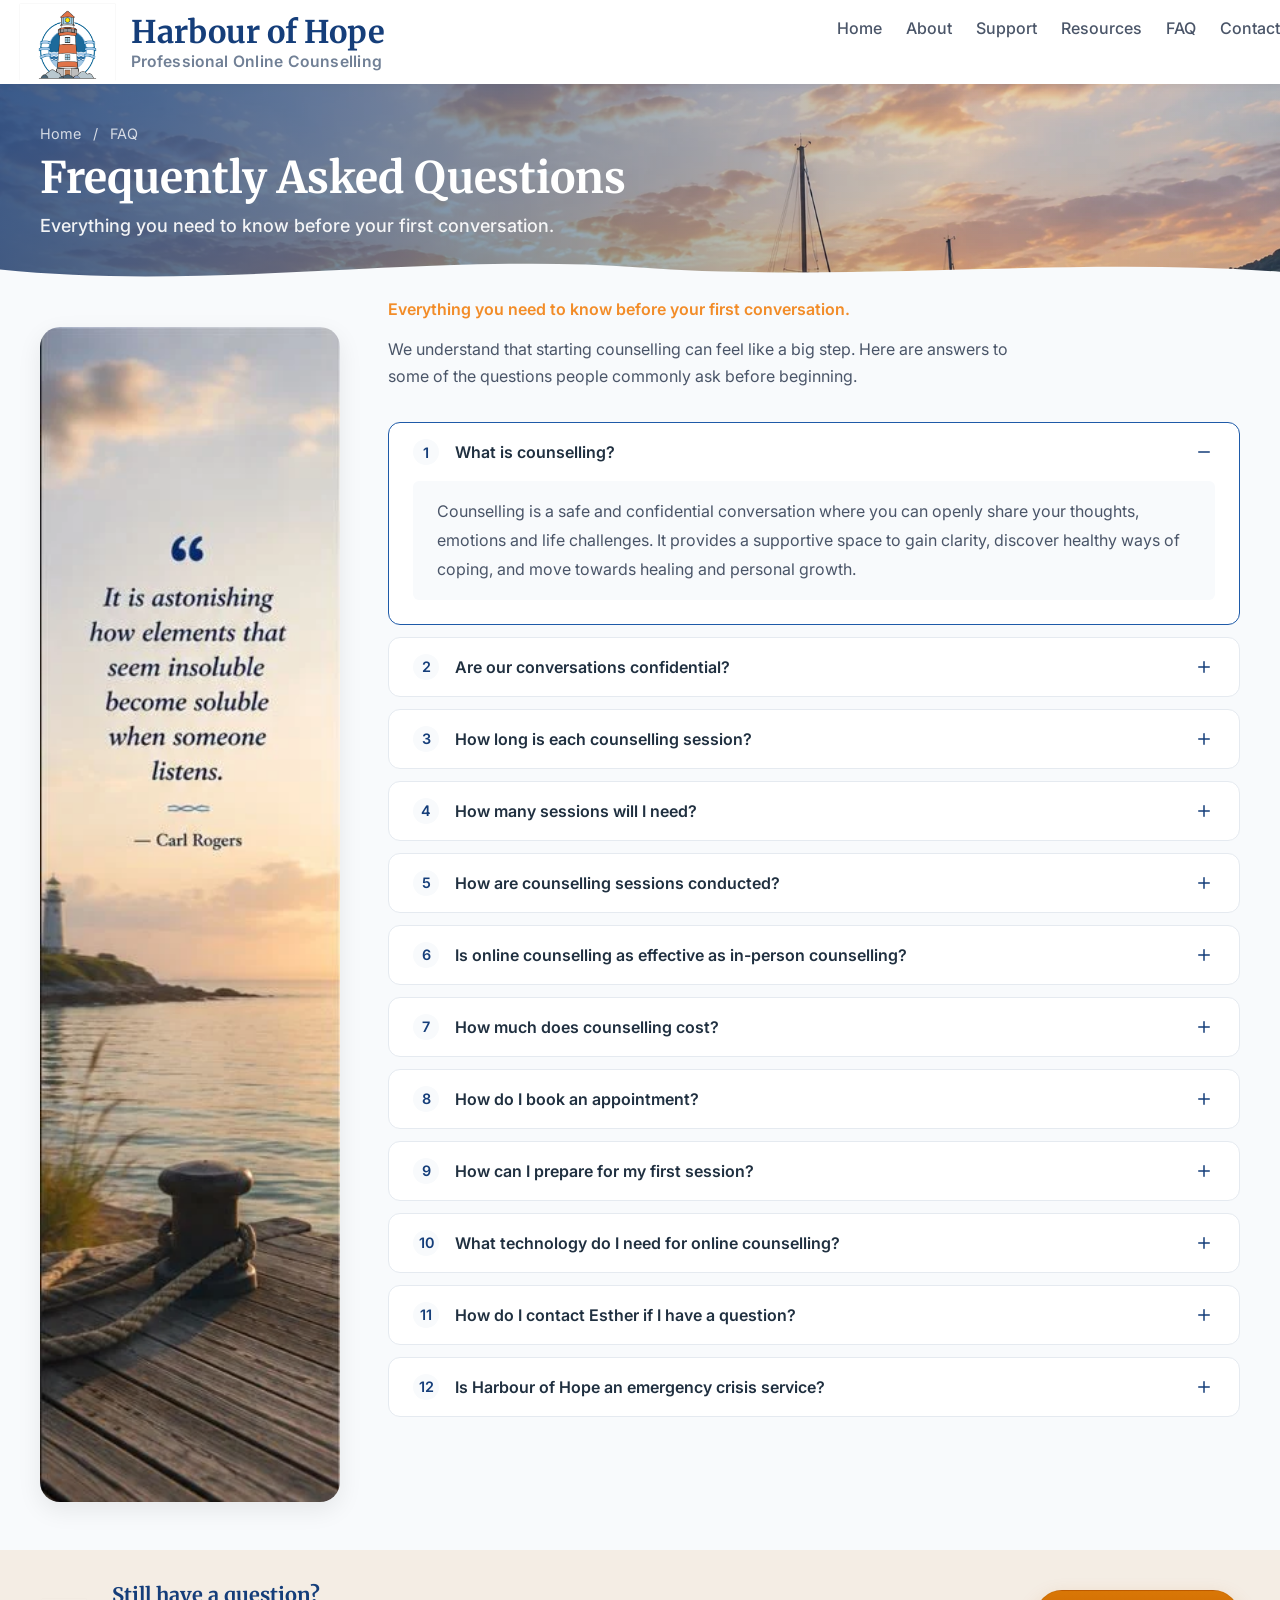
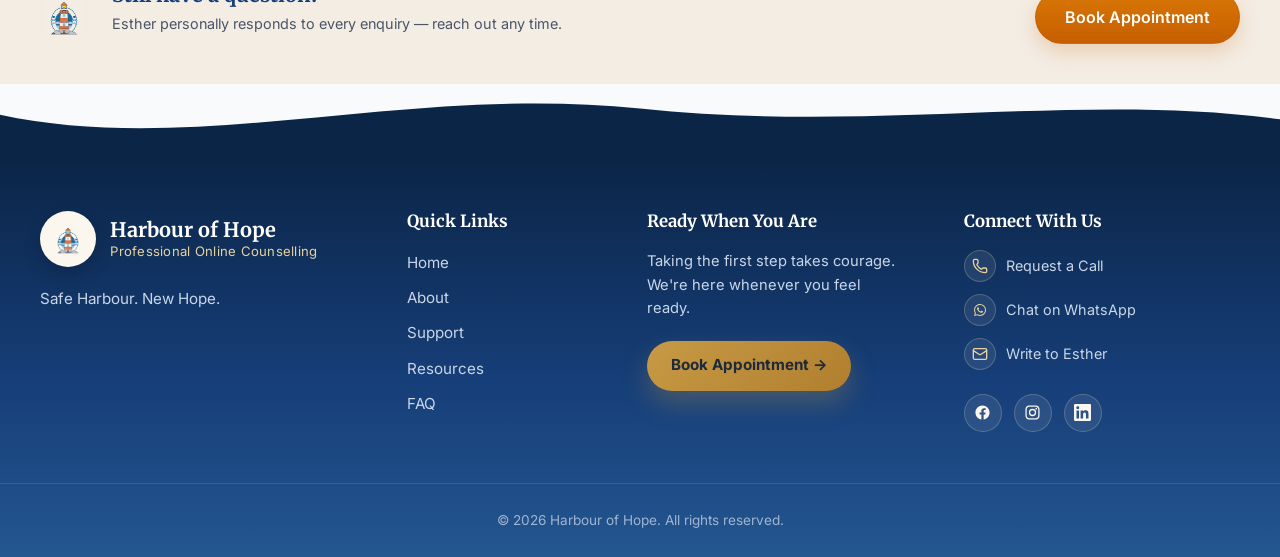
<file: pages/faq.html>
<!DOCTYPE html>
<html lang="en">

<head>
  <!-- ==========================================
       Basic Meta Information
  =========================================== -->
  <meta charset="UTF-8">
  <meta name="viewport" content="width=device-width, initial-scale=1.0">

  <title>FAQ | Harbour of Hope</title>

  <meta name="description"
    content="Answers to frequently asked questions about counselling with Harbour of Hope — confidentiality, session length, cost, online counselling, and how to get started.">

  <meta name="keywords"
    content="FAQ, frequently asked questions, counselling questions, Harbour of Hope">

  <meta name="author" content="Harbour of Hope">

  <meta name="robots" content="index, follow">

  <meta property="og:title" content="FAQ | Harbour of Hope">
  <meta property="og:description"
    content="Everything you need to know before your first conversation.">
  <meta property="og:type" content="website">
  <meta property="og:image" content="../assets/images/logo/social-preview.jpg">
  <meta property="og:url" content="https://www.harbourofhope.org/pages/faq.html">

  <meta name="theme-color" content="#153E7A">

  <link rel="icon" href="../assets/images/logo/favicon.ico">

  <link rel="preconnect" href="https://fonts.googleapis.com">
  <link rel="preconnect" href="https://fonts.gstatic.com" crossorigin>
  <link href="https://fonts.googleapis.com/css2?family=Inter:wght@400;500;600;700&family=Merriweather:wght@400;700&display=swap" rel="stylesheet">

  <link rel="stylesheet" href="../assets/css/main.css">

</head>

<body>

  <a class="skip-link" href="#main-content">
    Skip to main content
  </a>

<!-- ==========================================
     Site Header
========================================== -->

<header class="site-header site-header--page">

  <div class="container">

    <nav class="site-nav" aria-label="Primary Navigation">

      <a href="../index.html" class="site-nav__logo">
        <img
          src="../assets/images/logo/harbor-of-hope-logo.png"
          alt="Harbour of Hope —  Professional Online Counselling">
        <span class="site-nav__logo-text">
          <span class="site-nav__logo-title">Harbour of Hope</span>
          <span class="site-nav__logo-subtitle">Professional Online Counselling</span>
        </span>
      </a>

      <ul class="site-nav__menu">

        <li>
          <a href="../index.html" class="site-nav__link">
            Home
          </a>
        </li>

        <li>
          <a href="about.html" class="site-nav__link">
            About
          </a>
        </li>

        <li>
          <a href="support.html" class="site-nav__link">
            Support
          </a>
        </li>

        <li>
          <a href="resources.html" class="site-nav__link">
            Resources
          </a>
        </li>

        <li>
          <a href="faq.html" class="site-nav__link">
            FAQ
          </a>
        </li>

        <li>
          <a href="write-to-esther.html" class="site-nav__link">
            Contact
          </a>
        </li>

      </ul>

      <button
        class="site-nav__toggle"
        aria-label="Open navigation menu"
        aria-expanded="false">

        ☰

      </button>

    </nav>

  </div>

</header>

  <main id="main-content">

<!-- ==========================================
     Page Hero (shared sub-page template —
     same background image as the About page)
========================================== -->

<section class="page-hero">

  <img
    class="page-hero__bg-image"
    src="../assets/images/backgrounds/about-hero.webp"
    alt="Sailboats resting on calm harbour water at sunset, representing peace and safe harbour."
    fetchpriority="high">

  <div class="page-hero__scrim"></div>

  <div class="page-hero__overlay">

    <div class="container">

      <p class="page-hero__breadcrumb">
        <a href="../index.html">Home</a>
        <span aria-hidden="true">/</span>
        <span>FAQ</span>
      </p>

      <h1 class="page-hero__title">Frequently Asked Questions</h1>

      <p class="page-hero__subtitle">
        Everything you need to know before your first conversation.
      </p>

    </div>

  </div>

  <!-- Wave divider curving into the page background -->
  <div class="page-hero__wave" aria-hidden="true">
    <svg viewBox="0 0 1440 80" preserveAspectRatio="none" focusable="false">
      <path d="M0,32 C 240,72 480,0 720,28 C 960,56 1200,8 1440,36 L1440,80 L0,80 Z"></path>
    </svg>
  </div>

</section>

<!-- ==========================================
     FAQ Layout — Quote Photo + Accordion
========================================== -->

<section class="booking-section section">

  <div class="container">

    <div class="booking-layout faq-layout">

      <!-- Side photo — quote is already part of the image itself -->
      <div class="booking-photo faq-photo">

        <img
          src="../assets/images/photos/faq-quote-dock.webp"
          alt="A lighthouse across calm water at sunset with a quote from Carl Rogers: It is astonishing how elements that seem insoluble become soluble when someone listens.">

      </div>


      <div class="faq-content">

        <p class="faq-content__eyebrow">Everything you need to know before your first conversation.</p>

        <p class="faq-content__intro">
          We understand that starting counselling can feel like a big step. Here are answers to
          some of the questions people commonly ask before beginning.
        </p>

        <div class="faq-accordion">

          <details class="faq-item" open>
            <summary class="faq-item__summary">
              <span class="faq-item__number">1</span>
              <span class="faq-item__question">What is counselling?</span>
              <span class="faq-item__toggle">
                <svg class="icon-plus" viewBox="0 0 24 24" fill="none" stroke="currentColor" stroke-width="2" stroke-linecap="round" stroke-linejoin="round"><path d="M5 12h14"/><path d="M12 5v14"/></svg>
                <svg class="icon-minus" viewBox="0 0 24 24" fill="none" stroke="currentColor" stroke-width="2" stroke-linecap="round" stroke-linejoin="round"><path d="M5 12h14"/></svg>
              </span>
            </summary>
            <div class="faq-item__answer">
              <p>
                Counselling is a safe and confidential conversation where you can openly share your
                thoughts, emotions and life challenges. It provides a supportive space to gain
                clarity, discover healthy ways of coping, and move towards healing and personal
                growth.
              </p>
            </div>
          </details>

          <details class="faq-item">
            <summary class="faq-item__summary">
              <span class="faq-item__number">2</span>
              <span class="faq-item__question">Are our conversations confidential?</span>
              <span class="faq-item__toggle">
                <svg class="icon-plus" viewBox="0 0 24 24" fill="none" stroke="currentColor" stroke-width="2" stroke-linecap="round" stroke-linejoin="round"><path d="M5 12h14"/><path d="M12 5v14"/></svg>
                <svg class="icon-minus" viewBox="0 0 24 24" fill="none" stroke="currentColor" stroke-width="2" stroke-linecap="round" stroke-linejoin="round"><path d="M5 12h14"/></svg>
              </span>
            </summary>
            <div class="faq-item__answer">
              <p>
                Yes. Everything you share is treated with the utmost respect and confidentiality.
                Information remains private, except where disclosure is required by law or where
                there is a serious risk of harm to yourself or others.
              </p>
            </div>
          </details>

          <details class="faq-item">
            <summary class="faq-item__summary">
              <span class="faq-item__number">3</span>
              <span class="faq-item__question">How long is each counselling session?</span>
              <span class="faq-item__toggle">
                <svg class="icon-plus" viewBox="0 0 24 24" fill="none" stroke="currentColor" stroke-width="2" stroke-linecap="round" stroke-linejoin="round"><path d="M5 12h14"/><path d="M12 5v14"/></svg>
                <svg class="icon-minus" viewBox="0 0 24 24" fill="none" stroke="currentColor" stroke-width="2" stroke-linecap="round" stroke-linejoin="round"><path d="M5 12h14"/></svg>
              </span>
            </summary>
            <div class="faq-item__answer">
              <p>A typical counselling session lasts approximately 50–60 minutes.</p>
            </div>
          </details>

          <details class="faq-item">
            <summary class="faq-item__summary">
              <span class="faq-item__number">4</span>
              <span class="faq-item__question">How many sessions will I need?</span>
              <span class="faq-item__toggle">
                <svg class="icon-plus" viewBox="0 0 24 24" fill="none" stroke="currentColor" stroke-width="2" stroke-linecap="round" stroke-linejoin="round"><path d="M5 12h14"/><path d="M12 5v14"/></svg>
                <svg class="icon-minus" viewBox="0 0 24 24" fill="none" stroke="currentColor" stroke-width="2" stroke-linecap="round" stroke-linejoin="round"><path d="M5 12h14"/></svg>
              </span>
            </summary>
            <div class="faq-item__answer">
              <p>
                There is no fixed number of sessions. Every person's journey is different. Some
                people find a few sessions helpful, while others benefit from longer-term support.
                Together, we'll regularly review your progress and decide what best meets your
                needs.
              </p>
            </div>
          </details>

          <details class="faq-item">
            <summary class="faq-item__summary">
              <span class="faq-item__number">5</span>
              <span class="faq-item__question">How are counselling sessions conducted?</span>
              <span class="faq-item__toggle">
                <svg class="icon-plus" viewBox="0 0 24 24" fill="none" stroke="currentColor" stroke-width="2" stroke-linecap="round" stroke-linejoin="round"><path d="M5 12h14"/><path d="M12 5v14"/></svg>
                <svg class="icon-minus" viewBox="0 0 24 24" fill="none" stroke="currentColor" stroke-width="2" stroke-linecap="round" stroke-linejoin="round"><path d="M5 12h14"/></svg>
              </span>
            </summary>
            <div class="faq-item__answer">
              <p>
                Harbour of Hope currently offers scheduled online counselling sessions through
                secure video conferencing, allowing you to connect from the comfort and privacy of
                your own space.
              </p>
            </div>
          </details>

          <details class="faq-item">
            <summary class="faq-item__summary">
              <span class="faq-item__number">6</span>
              <span class="faq-item__question">Is online counselling as effective as in-person counselling?</span>
              <span class="faq-item__toggle">
                <svg class="icon-plus" viewBox="0 0 24 24" fill="none" stroke="currentColor" stroke-width="2" stroke-linecap="round" stroke-linejoin="round"><path d="M5 12h14"/><path d="M12 5v14"/></svg>
                <svg class="icon-minus" viewBox="0 0 24 24" fill="none" stroke="currentColor" stroke-width="2" stroke-linecap="round" stroke-linejoin="round"><path d="M5 12h14"/></svg>
              </span>
            </summary>
            <div class="faq-item__answer">
              <p>
                Yes. Research has shown that online counselling can be just as effective as
                in-person counselling for many emotional, relational and personal concerns. Many
                people also appreciate the convenience and comfort of receiving support from home.
              </p>
            </div>
          </details>

          <details class="faq-item">
            <summary class="faq-item__summary">
              <span class="faq-item__number">7</span>
              <span class="faq-item__question">How much does counselling cost?</span>
              <span class="faq-item__toggle">
                <svg class="icon-plus" viewBox="0 0 24 24" fill="none" stroke="currentColor" stroke-width="2" stroke-linecap="round" stroke-linejoin="round"><path d="M5 12h14"/><path d="M12 5v14"/></svg>
                <svg class="icon-minus" viewBox="0 0 24 24" fill="none" stroke="currentColor" stroke-width="2" stroke-linecap="round" stroke-linejoin="round"><path d="M5 12h14"/></svg>
              </span>
            </summary>
            <div class="faq-item__answer">
              <p>
                Harbour of Hope is a not-for-profit counselling ministry. There are no fixed
                counselling fees. If you are able, you are welcome to make a voluntary donation to
                help cover the ministry's operating costs. The amount is entirely your decision.
              </p>
            </div>
          </details>

          <details class="faq-item">
            <summary class="faq-item__summary">
              <span class="faq-item__number">8</span>
              <span class="faq-item__question">How do I book an appointment?</span>
              <span class="faq-item__toggle">
                <svg class="icon-plus" viewBox="0 0 24 24" fill="none" stroke="currentColor" stroke-width="2" stroke-linecap="round" stroke-linejoin="round"><path d="M5 12h14"/><path d="M12 5v14"/></svg>
                <svg class="icon-minus" viewBox="0 0 24 24" fill="none" stroke="currentColor" stroke-width="2" stroke-linecap="round" stroke-linejoin="round"><path d="M5 12h14"/></svg>
              </span>
            </summary>
            <div class="faq-item__answer">
              <p>
                Simply complete the <a href="book-appointment.html">Book Appointment</a> form on
                our website. Esther will personally contact you to arrange a suitable day and time.
              </p>
            </div>
          </details>

          <details class="faq-item">
            <summary class="faq-item__summary">
              <span class="faq-item__number">9</span>
              <span class="faq-item__question">How can I prepare for my first session?</span>
              <span class="faq-item__toggle">
                <svg class="icon-plus" viewBox="0 0 24 24" fill="none" stroke="currentColor" stroke-width="2" stroke-linecap="round" stroke-linejoin="round"><path d="M5 12h14"/><path d="M12 5v14"/></svg>
                <svg class="icon-minus" viewBox="0 0 24 24" fill="none" stroke="currentColor" stroke-width="2" stroke-linecap="round" stroke-linejoin="round"><path d="M5 12h14"/></svg>
              </span>
            </summary>
            <div class="faq-item__answer">
              <p>
                You don't need to prepare anything special. Simply come as you are. It may help to
                think about what you'd like to discuss or any questions you may have, but there is
                no expectation to have everything figured out before your first session.
              </p>
            </div>
          </details>

          <details class="faq-item">
            <summary class="faq-item__summary">
              <span class="faq-item__number">10</span>
              <span class="faq-item__question">What technology do I need for online counselling?</span>
              <span class="faq-item__toggle">
                <svg class="icon-plus" viewBox="0 0 24 24" fill="none" stroke="currentColor" stroke-width="2" stroke-linecap="round" stroke-linejoin="round"><path d="M5 12h14"/><path d="M12 5v14"/></svg>
                <svg class="icon-minus" viewBox="0 0 24 24" fill="none" stroke="currentColor" stroke-width="2" stroke-linecap="round" stroke-linejoin="round"><path d="M5 12h14"/></svg>
              </span>
            </summary>
            <div class="faq-item__answer">
              <p>
                You'll need a reliable internet connection, a computer, tablet or smartphone with a
                camera and microphone, and a quiet, private place where you can speak comfortably
                without interruption.
              </p>
            </div>
          </details>

          <details class="faq-item">
            <summary class="faq-item__summary">
              <span class="faq-item__number">11</span>
              <span class="faq-item__question">How do I contact Esther if I have a question?</span>
              <span class="faq-item__toggle">
                <svg class="icon-plus" viewBox="0 0 24 24" fill="none" stroke="currentColor" stroke-width="2" stroke-linecap="round" stroke-linejoin="round"><path d="M5 12h14"/><path d="M12 5v14"/></svg>
                <svg class="icon-minus" viewBox="0 0 24 24" fill="none" stroke="currentColor" stroke-width="2" stroke-linecap="round" stroke-linejoin="round"><path d="M5 12h14"/></svg>
              </span>
            </summary>
            <div class="faq-item__answer">
              <p>If you have a question before booking, you're welcome to:</p>
              <ul class="faq-item__list">
                <li><a href="write-to-esther.html">Write to Esther</a></li>
                <li><a href="whatsapp-chat.html">Chat on WhatsApp</a></li>
                <li><a href="book-appointment.html">Submit a Book Appointment request</a></li>
              </ul>
              <p>Esther personally responds to every enquiry as soon as possible.</p>
            </div>
          </details>

          <details class="faq-item">
            <summary class="faq-item__summary">
              <span class="faq-item__number">12</span>
              <span class="faq-item__question">Is Harbour of Hope an emergency crisis service?</span>
              <span class="faq-item__toggle">
                <svg class="icon-plus" viewBox="0 0 24 24" fill="none" stroke="currentColor" stroke-width="2" stroke-linecap="round" stroke-linejoin="round"><path d="M5 12h14"/><path d="M12 5v14"/></svg>
                <svg class="icon-minus" viewBox="0 0 24 24" fill="none" stroke="currentColor" stroke-width="2" stroke-linecap="round" stroke-linejoin="round"><path d="M5 12h14"/></svg>
              </span>
            </summary>
            <div class="faq-item__answer">
              <p>
                No. Harbour of Hope provides scheduled counselling by appointment and does not
                offer emergency crisis intervention.
              </p>
              <p>
                If you or someone you know is in immediate danger or experiencing a mental health
                crisis, please contact your local emergency services or an appropriate crisis
                support service immediately.
              </p>
            </div>
          </details>

        </div>

      </div>

    </div>

  </div>

</section>

<!-- ==========================================
     Closing CTA Banner
========================================== -->

<section class="closing-cta">

  <div class="container closing-cta__inner">

    <img class="closing-cta__icon" src="../assets/images/logo/harbor-of-hope-logo.png" alt="">

    <div class="closing-cta__text">
      <h3>Still have a question?</h3>
      <p>Esther personally responds to every enquiry — reach out any time.</p>
    </div>

    <a href="book-appointment.html" class="button button--primary">
      Book Appointment
    </a>

  </div>

</section>

  </main>

<!-- ==========================================
     Footer
========================================== -->

  <footer class="site-footer">

    <div class="footer-wave" aria-hidden="true">
      <svg viewBox="0 0 1440 100" preserveAspectRatio="none" focusable="false">
        <path d="M0,40 C 220,95 460,0 720,32 C 980,64 1220,10 1440,46 L1440,100 L0,100 Z"></path>
      </svg>
    </div>

    <div class="footer-body">

      <div class="container footer-main">

        <div class="footer-brand">

          <a href="../index.html" class="footer-brand__logo">
            <span class="footer-brand__badge">
              <img src="../assets/images/logo/harbor-of-hope-logo.png" alt="">
            </span>
            <span class="footer-brand__wordmark">
              <span class="footer-brand__title">Harbour of Hope</span>
              <span class="footer-brand__subtitle">Professional Online Counselling</span>
            </span>
          </a>

          <p class="footer-brand__tagline">Safe Harbour. New Hope.</p>

        </div>

        <nav class="footer-links" aria-label="Footer">

          <h3 class="footer-heading">Quick Links</h3>

          <ul>
            <li><a href="../index.html">Home</a></li>
            <li><a href="about.html">About</a></li>
            <li><a href="support.html">Support</a></li>
            <li><a href="resources.html">Resources</a></li>
            <li><a href="faq.html">FAQ</a></li>
          </ul>

        </nav>

        <div class="footer-cta">

          <h3 class="footer-heading">Ready When You Are</h3>

          <p class="footer-cta__text">
            Taking the first step takes courage. We're here whenever you feel ready.
          </p>

          <a href="book-appointment.html" class="footer-cta__button">
            Book Appointment →
          </a>

        </div>

        <div class="footer-connect">

          <h3 class="footer-heading">Connect With Us</h3>

          <ul class="footer-contact">

            <li>
              <a href="book-appointment.html">
                <span class="footer-contact__icon">
                  <svg viewBox="0 0 24 24" fill="none" stroke="currentColor" stroke-width="2" stroke-linecap="round" stroke-linejoin="round"><path d="M13.832 16.568a1 1 0 0 0 1.213-.303l.355-.465A2 2 0 0 1 17 15h3a2 2 0 0 1 2 2v3a2 2 0 0 1-2 2A18 18 0 0 1 2 4a2 2 0 0 1 2-2h3a2 2 0 0 1 2 2v3a2 2 0 0 1-.8 1.6l-.468.351a1 1 0 0 0-.292 1.233 14 14 0 0 0 6.392 6.384"/></svg>
                </span>
                Request a Call
              </a>
            </li>

            <li>
              <a href="whatsapp-chat.html">
                <span class="footer-contact__icon">
                  <svg viewBox="0 0 24 24" fill="currentColor"><path fill-rule="evenodd" clip-rule="evenodd" d="M18.403 5.633A8.919 8.919 0 0 0 12.053 3c-4.948 0-8.976 4.027-8.978 8.977 0 1.582.413 3.126 1.198 4.488L3 21.116l4.759-1.249a8.981 8.981 0 0 0 4.29 1.093h.004c4.947 0 8.975-4.027 8.977-8.977a8.926 8.926 0 0 0-2.627-6.35m-6.35 13.812h-.003a7.446 7.446 0 0 1-3.798-1.041l-.272-.162-2.824.741.753-2.753-.177-.282a7.448 7.448 0 0 1-1.141-3.971c.002-4.114 3.349-7.461 7.465-7.461a7.413 7.413 0 0 1 5.275 2.188 7.42 7.42 0 0 1 2.183 5.279c-.002 4.114-3.349 7.462-7.461 7.462m4.093-5.589c-.225-.113-1.327-.655-1.533-.73-.205-.075-.354-.112-.504.112s-.58.729-.711.879-.262.168-.486.056-.947-.349-1.804-1.113c-.667-.595-1.117-1.329-1.248-1.554s-.014-.346.099-.458c.101-.1.224-.262.336-.393.112-.131.149-.224.224-.374s.038-.281-.019-.393c-.056-.113-.505-1.217-.692-1.666-.181-.435-.366-.377-.504-.383a9.65 9.65 0 0 0-.429-.008.826.826 0 0 0-.599.28c-.206.225-.785.767-.785 1.871s.804 2.171.916 2.321c.112.15 1.582 2.415 3.832 3.387.536.231.954.369 1.279.473.537.171 1.026.146 1.413.089.431-.064 1.327-.542 1.514-1.066.187-.524.187-.973.131-1.067-.056-.094-.207-.151-.43-.263"/></svg>
                </span>
                Chat on WhatsApp
              </a>
            </li>

            <li>
              <a href="write-to-esther.html">
                <span class="footer-contact__icon">
                  <svg viewBox="0 0 24 24" fill="none" stroke="currentColor" stroke-width="2" stroke-linecap="round" stroke-linejoin="round"><path d="m22 7-8.991 5.727a2 2 0 0 1-2.009 0L2 7"/><rect x="2" y="4" width="20" height="16" rx="2"/></svg>
                </span>
                Write to Esther
              </a>
            </li>

          </ul>

          <ul class="footer-social" aria-label="Social media">

            <li>
              <span class="footer-social__icon" aria-label="Facebook" role="img">
                <svg viewBox="0 0 24 24" fill="currentColor"><path d="M22 12.06C22 6.505 17.523 2 12 2S2 6.505 2 12.06c0 5.02 3.657 9.184 8.438 9.94v-7.03H7.898v-2.91h2.54V9.845c0-2.507 1.492-3.89 3.777-3.89 1.094 0 2.238.195 2.238.195v2.46h-1.26c-1.243 0-1.63.771-1.63 1.562v1.876h2.773l-.443 2.91h-2.33V22c4.78-.756 8.437-4.919 8.437-9.94"/></svg>
              </span>
            </li>

            <li>
              <span class="footer-social__icon" aria-label="Instagram" role="img">
                <svg viewBox="0 0 24 24" fill="currentColor"><path d="M12 2c-2.72 0-3.06.012-4.128.06-1.066.05-1.793.218-2.43.465a4.9 4.9 0 0 0-1.771 1.153A4.9 4.9 0 0 0 2.518 5.45c-.247.637-.416 1.364-.465 2.43C2.006 8.947 1.994 9.28 1.994 12s.012 3.053.06 4.121c.05 1.066.218 1.793.465 2.43a4.9 4.9 0 0 0 1.153 1.771 4.9 4.9 0 0 0 1.771 1.153c.637.247 1.364.416 2.43.465C8.94 21.988 9.28 22 12 22s3.053-.012 4.121-.06c1.066-.05 1.793-.218 2.43-.465a4.9 4.9 0 0 0 1.771-1.153 4.9 4.9 0 0 0 1.153-1.771c.247-.637.416-1.364.465-2.43.048-1.068.06-1.401.06-4.121s-.012-3.053-.06-4.121c-.05-1.066-.218-1.793-.465-2.43a4.9 4.9 0 0 0-1.153-1.771A4.9 4.9 0 0 0 18.55 2.518c-.637-.247-1.364-.416-2.43-.465C15.053 2.006 14.72 1.994 12 1.994Zm0 1.802c2.67 0 2.987.012 4.042.058.976.045 1.505.207 1.858.344.467.182.8.399 1.15.748.35.35.566.683.748 1.15.137.353.3.882.344 1.858.046 1.055.058 1.372.058 4.042s-.012 2.987-.058 4.042c-.045.976-.207 1.505-.344 1.858a3.1 3.1 0 0 1-.748 1.15 3.1 3.1 0 0 1-1.15.748c-.353.137-.882.3-1.858.344-1.054.046-1.371.058-4.042.058s-2.988-.012-4.042-.058c-.976-.045-1.505-.207-1.858-.344a3.1 3.1 0 0 1-1.15-.748 3.1 3.1 0 0 1-.748-1.15c-.137-.353-.3-.882-.344-1.858-.046-1.055-.058-1.372-.058-4.042s.012-2.987.058-4.042c.045-.976.207-1.505.344-1.858.182-.467.399-.8.748-1.15.35-.35.683-.566 1.15-.748.353-.137.882-.3 1.858-.344 1.055-.046 1.372-.058 4.042-.058Zm0 3.063a5.14 5.14 0 1 0 0 10.281 5.14 5.14 0 0 0 0-10.281Zm0 8.478a3.338 3.338 0 1 1 0-6.676 3.338 3.338 0 0 1 0 6.676Zm6.545-8.68a1.202 1.202 0 1 1-2.404 0 1.202 1.202 0 0 1 2.404 0Z"/></svg>
              </span>
            </li>

            <li>
              <span class="footer-social__icon" aria-label="LinkedIn" role="img">
                <svg viewBox="0 0 24 24" fill="currentColor"><path d="M20.447 20.452h-3.554v-5.569c0-1.328-.027-3.037-1.852-3.037-1.853 0-2.136 1.445-2.136 2.939v5.667H9.351V9h3.414v1.561h.046c.477-.9 1.637-1.85 3.37-1.85 3.601 0 4.267 2.37 4.267 5.455zM5.337 7.433a2.062 2.062 0 1 1 0-4.124 2.062 2.062 0 0 1 0 4.124M7.119 20.452H3.554V9h3.565zM22.225 0H1.771C.792 0 0 .774 0 1.729v20.542C0 23.227.792 24 1.771 24h20.451C23.2 24 24 23.227 24 22.271V1.729C24 .774 23.2 0 22.222 0z"/></svg>
              </span>
            </li>

          </ul>

        </div>

      </div>

      <div class="footer-bottom">

        <div class="container footer-bottom__inner">

          <p>&copy; 2026 Harbour of Hope. All rights reserved.</p>

        </div>

      </div>

    </div>

  </footer>

  <script src="../assets/js/main.js"></script>

</body>

</html>
</file>
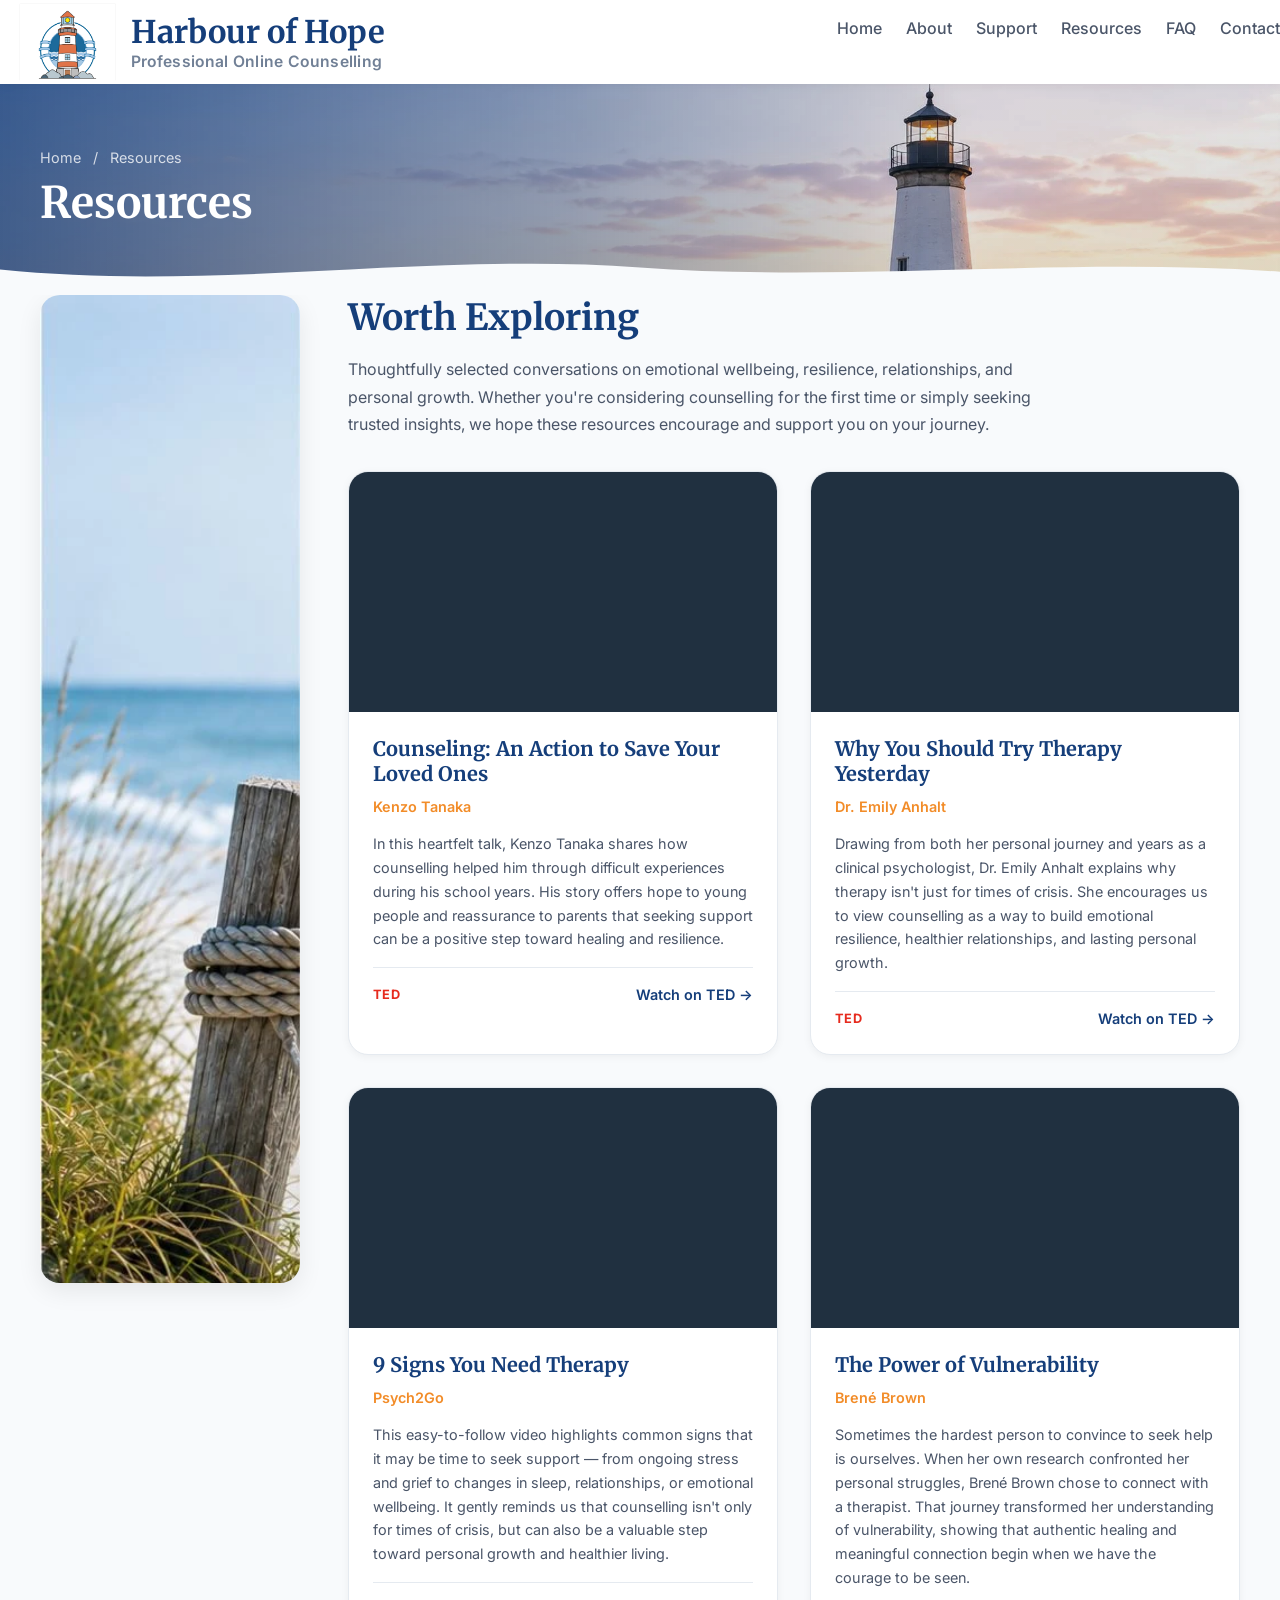
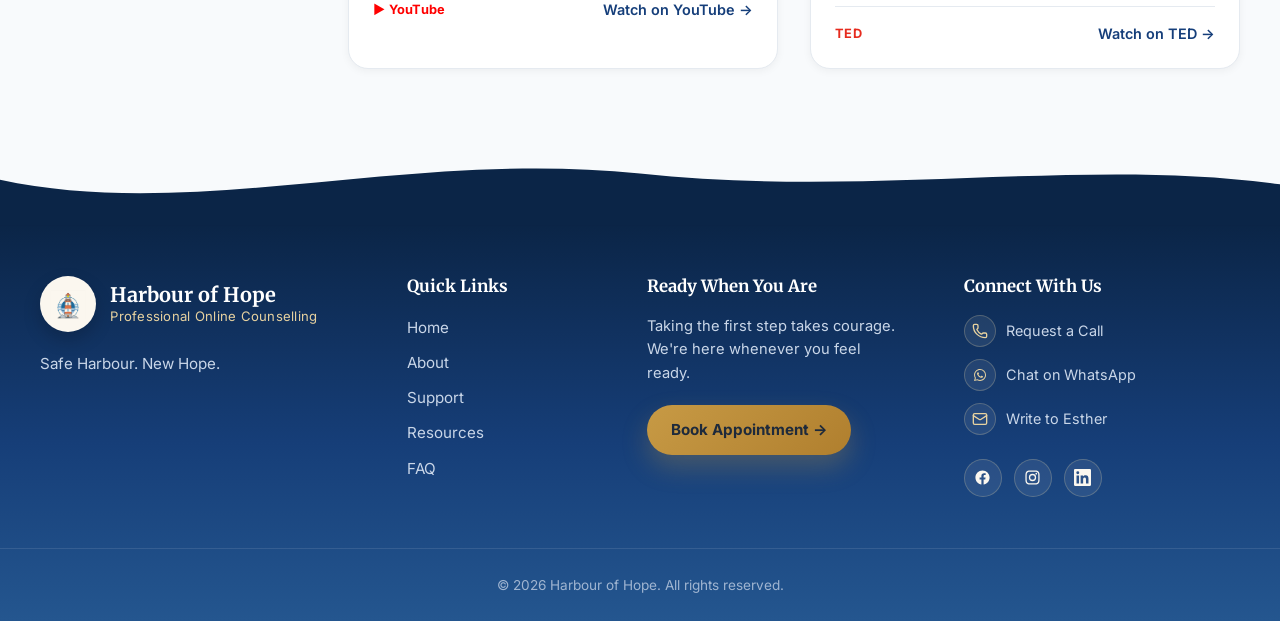
<file: pages/resources.html>
<!DOCTYPE html>
<html lang="en">

<head>
  <!-- ==========================================
       Basic Meta Information
  =========================================== -->
  <meta charset="UTF-8">
  <meta name="viewport" content="width=device-width, initial-scale=1.0">

  <title>Resources | Harbour of Hope</title>

  <meta name="description"
    content="Thoughtfully selected videos on emotional wellbeing, resilience, relationships and personal growth, curated by Harbour of Hope to support you on your journey.">

  <meta name="keywords"
    content="counselling resources, mental health videos, TED talks therapy, Harbour of Hope">

  <meta name="author" content="Harbour of Hope">

  <meta name="robots" content="index, follow">

  <meta property="og:title" content="Resources | Harbour of Hope">
  <meta property="og:description"
    content="Thoughtfully selected conversations on emotional wellbeing, resilience, relationships, and personal growth.">
  <meta property="og:type" content="website">
  <meta property="og:image" content="../assets/images/logo/social-preview.jpg">
  <meta property="og:url" content="https://www.harbourofhope.org/pages/resources.html">

  <meta name="theme-color" content="#153E7A">

  <link rel="icon" href="../assets/images/logo/favicon.ico">

  <link rel="preconnect" href="https://fonts.googleapis.com">
  <link rel="preconnect" href="https://fonts.gstatic.com" crossorigin>
  <link href="https://fonts.googleapis.com/css2?family=Inter:wght@400;500;600;700&family=Merriweather:wght@400;700&display=swap" rel="stylesheet">

  <link rel="stylesheet" href="../assets/css/main.css">

</head>

<body>

  <a class="skip-link" href="#main-content">
    Skip to main content
  </a>

<!-- ==========================================
     Site Header
========================================== -->

<header class="site-header site-header--page">

  <div class="container">

    <nav class="site-nav" aria-label="Primary Navigation">

      <a href="../index.html" class="site-nav__logo">
        <img
          src="../assets/images/logo/harbor-of-hope-logo.png"
          alt="Harbour of Hope —  Professional Online Counselling">
        <span class="site-nav__logo-text">
          <span class="site-nav__logo-title">Harbour of Hope</span>
          <span class="site-nav__logo-subtitle">Professional Online Counselling</span>
        </span>
      </a>

      <ul class="site-nav__menu">

        <li>
          <a href="../index.html" class="site-nav__link">
            Home
          </a>
        </li>

        <li>
          <a href="about.html" class="site-nav__link">
            About
          </a>
        </li>

        <li>
          <a href="support.html" class="site-nav__link">
            Support
          </a>
        </li>

        <li>
          <a href="resources.html" class="site-nav__link">
            Resources
          </a>
        </li>

        <li>
          <a href="faq.html" class="site-nav__link">
            FAQ
          </a>
        </li>

        <li>
          <a href="write-to-esther.html" class="site-nav__link">
            Contact
          </a>
        </li>

      </ul>

      <button
        class="site-nav__toggle"
        aria-label="Open navigation menu"
        aria-expanded="false">

        ☰

      </button>

    </nav>

  </div>

</header>

  <main id="main-content">

<!-- ==========================================
     Page Hero (shared sub-page template —
     custom background image, no subtitle)
========================================== -->

<section class="page-hero">

  <img
    class="page-hero__bg-image"
    src="../assets/images/backgrounds/resources-hero.webp"
    alt="A lighthouse on a rocky pier beside the sea at sunset."
    fetchpriority="high">

  <div class="page-hero__scrim"></div>

  <div class="page-hero__overlay">

    <div class="container">

      <p class="page-hero__breadcrumb">
        <a href="../index.html">Home</a>
        <span aria-hidden="true">/</span>
        <span>Resources</span>
      </p>

      <h1 class="page-hero__title">Resources</h1>

    </div>

  </div>

  <!-- Wave divider curving into the page background -->
  <div class="page-hero__wave" aria-hidden="true">
    <svg viewBox="0 0 1440 80" preserveAspectRatio="none" focusable="false">
      <path d="M0,32 C 240,72 480,0 720,28 C 960,56 1200,8 1440,36 L1440,80 L0,80 Z"></path>
    </svg>
  </div>

</section>

<!-- ==========================================
     Resources Layout — Side Photo + Content
========================================== -->

<section class="booking-section section">

  <div class="container">

    <div class="booking-layout resources-layout">

      <!-- Side photo: swappable per page -->
      <div class="booking-photo">
        <img
          src="../assets/images/photos/beach-rope-post.webp"
          alt="A weathered wooden post wrapped in rope, beside dune grass overlooking the ocean.">
      </div>

      <div class="resources-content">

        <h2 class="resources-content__title">Worth Exploring</h2>

        <p class="resources-content__intro">
          Thoughtfully selected conversations on emotional wellbeing, resilience, relationships, and
          personal growth. Whether you're considering counselling for the first time or simply
          seeking trusted insights, we hope these resources encourage and support you on your
          journey.
        </p>

        <div class="resource-grid">

          <article class="resource-card">
            <div class="resource-card__video">
              <iframe
                src="https://www.youtube-nocookie.com/embed/LIeXlWIMmTU"
                title="Counseling: An Action to Save Your Loved Ones — Kenzo Tanaka"
                loading="lazy"
                allow="accelerometer; autoplay; clipboard-write; encrypted-media; gyroscope; picture-in-picture; web-share"
                allowfullscreen></iframe>
            </div>
            <div class="resource-card__body">
              <h3 class="resource-card__title">Counseling: An Action to Save Your Loved Ones</h3>
              <p class="resource-card__speaker">Kenzo Tanaka</p>
              <p class="resource-card__description">
                In this heartfelt talk, Kenzo Tanaka shares how counselling helped him through
                difficult experiences during his school years. His story offers hope to young
                people and reassurance to parents that seeking support can be a positive step
                toward healing and resilience.
              </p>
              <a href="https://www.ted.com/talks/kenzo_tanaka_counseling_an_action_to_save_your_loved_ones"
                 class="resource-card__link" target="_blank" rel="noopener">
                <span class="resource-card__badge resource-card__badge--ted">TED</span>
                Watch on TED →
              </a>
            </div>
          </article>

          <article class="resource-card">
            <div class="resource-card__video">
              <iframe
                src="https://www.youtube-nocookie.com/embed/eE6Rt-bFkvw"
                title="Why You Should Try Therapy Yesterday — Dr. Emily Anhalt"
                loading="lazy"
                allow="accelerometer; autoplay; clipboard-write; encrypted-media; gyroscope; picture-in-picture; web-share"
                allowfullscreen></iframe>
            </div>
            <div class="resource-card__body">
              <h3 class="resource-card__title">Why You Should Try Therapy Yesterday</h3>
              <p class="resource-card__speaker">Dr. Emily Anhalt</p>
              <p class="resource-card__description">
                Drawing from both her personal journey and years as a clinical psychologist, Dr.
                Emily Anhalt explains why therapy isn't just for times of crisis. She encourages us
                to view counselling as a way to build emotional resilience, healthier
                relationships, and lasting personal growth.
              </p>
              <a href="https://www.ted.com/talks/emily_anhalt_why_we_should_all_try_therapy"
                 class="resource-card__link" target="_blank" rel="noopener">
                <span class="resource-card__badge resource-card__badge--ted">TED</span>
                Watch on TED →
              </a>
            </div>
          </article>

          <article class="resource-card">
            <div class="resource-card__video">
              <iframe
                src="https://www.youtube-nocookie.com/embed/MyoC4QXiEso"
                title="9 Signs You Need Therapy — Psych2Go"
                loading="lazy"
                allow="accelerometer; autoplay; clipboard-write; encrypted-media; gyroscope; picture-in-picture; web-share"
                allowfullscreen></iframe>
            </div>
            <div class="resource-card__body">
              <h3 class="resource-card__title">9 Signs You Need Therapy</h3>
              <p class="resource-card__speaker">Psych2Go</p>
              <p class="resource-card__description">
                This easy-to-follow video highlights common signs that it may be time to seek
                support — from ongoing stress and grief to changes in sleep, relationships, or
                emotional wellbeing. It gently reminds us that counselling isn't only for times of
                crisis, but can also be a valuable step toward personal growth and healthier
                living.
              </p>
              <a href="https://www.youtube.com/watch?v=MyoC4QXiEso"
                 class="resource-card__link" target="_blank" rel="noopener">
                <span class="resource-card__badge resource-card__badge--youtube">▶ YouTube</span>
                Watch on YouTube →
              </a>
            </div>
          </article>

          <article class="resource-card">
            <div class="resource-card__video">
              <iframe
                src="https://www.youtube-nocookie.com/embed/iCvmsMzlF7o"
                title="The Power of Vulnerability — Brené Brown"
                loading="lazy"
                allow="accelerometer; autoplay; clipboard-write; encrypted-media; gyroscope; picture-in-picture; web-share"
                allowfullscreen></iframe>
            </div>
            <div class="resource-card__body">
              <h3 class="resource-card__title">The Power of Vulnerability</h3>
              <p class="resource-card__speaker">Brené Brown</p>
              <p class="resource-card__description">
                Sometimes the hardest person to convince to seek help is ourselves. When her own
                research confronted her personal struggles, Brené Brown chose to connect with a
                therapist. That journey transformed her understanding of vulnerability, showing
                that authentic healing and meaningful connection begin when we have the courage to
                be seen.
              </p>
              <a href="https://www.ted.com/talks/brene_brown_the_power_of_vulnerability"
                 class="resource-card__link" target="_blank" rel="noopener">
                <span class="resource-card__badge resource-card__badge--ted">TED</span>
                Watch on TED →
              </a>
            </div>
          </article>

        </div>

      </div>

    </div>

  </div>

</section>

  </main>

<!-- ==========================================
     Footer
========================================== -->

  <footer class="site-footer">

    <div class="footer-wave" aria-hidden="true">
      <svg viewBox="0 0 1440 100" preserveAspectRatio="none" focusable="false">
        <path d="M0,40 C 220,95 460,0 720,32 C 980,64 1220,10 1440,46 L1440,100 L0,100 Z"></path>
      </svg>
    </div>

    <div class="footer-body">

      <div class="container footer-main">

        <div class="footer-brand">

          <a href="../index.html" class="footer-brand__logo">
            <span class="footer-brand__badge">
              <img src="../assets/images/logo/harbor-of-hope-logo.png" alt="">
            </span>
            <span class="footer-brand__wordmark">
              <span class="footer-brand__title">Harbour of Hope</span>
              <span class="footer-brand__subtitle">Professional Online Counselling</span>
            </span>
          </a>

          <p class="footer-brand__tagline">Safe Harbour. New Hope.</p>

        </div>

        <nav class="footer-links" aria-label="Footer">

          <h3 class="footer-heading">Quick Links</h3>

          <ul>
            <li><a href="../index.html">Home</a></li>
            <li><a href="about.html">About</a></li>
            <li><a href="support.html">Support</a></li>
            <li><a href="resources.html">Resources</a></li>
            <li><a href="faq.html">FAQ</a></li>
          </ul>

        </nav>

        <div class="footer-cta">

          <h3 class="footer-heading">Ready When You Are</h3>

          <p class="footer-cta__text">
            Taking the first step takes courage. We're here whenever you feel ready.
          </p>

          <a href="book-appointment.html" class="footer-cta__button">
            Book Appointment →
          </a>

        </div>

        <div class="footer-connect">

          <h3 class="footer-heading">Connect With Us</h3>

          <ul class="footer-contact">

            <li>
              <a href="book-appointment.html">
                <span class="footer-contact__icon">
                  <svg viewBox="0 0 24 24" fill="none" stroke="currentColor" stroke-width="2" stroke-linecap="round" stroke-linejoin="round"><path d="M13.832 16.568a1 1 0 0 0 1.213-.303l.355-.465A2 2 0 0 1 17 15h3a2 2 0 0 1 2 2v3a2 2 0 0 1-2 2A18 18 0 0 1 2 4a2 2 0 0 1 2-2h3a2 2 0 0 1 2 2v3a2 2 0 0 1-.8 1.6l-.468.351a1 1 0 0 0-.292 1.233 14 14 0 0 0 6.392 6.384"/></svg>
                </span>
                Request a Call
              </a>
            </li>

            <li>
              <a href="whatsapp-chat.html">
                <span class="footer-contact__icon">
                  <svg viewBox="0 0 24 24" fill="currentColor"><path fill-rule="evenodd" clip-rule="evenodd" d="M18.403 5.633A8.919 8.919 0 0 0 12.053 3c-4.948 0-8.976 4.027-8.978 8.977 0 1.582.413 3.126 1.198 4.488L3 21.116l4.759-1.249a8.981 8.981 0 0 0 4.29 1.093h.004c4.947 0 8.975-4.027 8.977-8.977a8.926 8.926 0 0 0-2.627-6.35m-6.35 13.812h-.003a7.446 7.446 0 0 1-3.798-1.041l-.272-.162-2.824.741.753-2.753-.177-.282a7.448 7.448 0 0 1-1.141-3.971c.002-4.114 3.349-7.461 7.465-7.461a7.413 7.413 0 0 1 5.275 2.188 7.42 7.42 0 0 1 2.183 5.279c-.002 4.114-3.349 7.462-7.461 7.462m4.093-5.589c-.225-.113-1.327-.655-1.533-.73-.205-.075-.354-.112-.504.112s-.58.729-.711.879-.262.168-.486.056-.947-.349-1.804-1.113c-.667-.595-1.117-1.329-1.248-1.554s-.014-.346.099-.458c.101-.1.224-.262.336-.393.112-.131.149-.224.224-.374s.038-.281-.019-.393c-.056-.113-.505-1.217-.692-1.666-.181-.435-.366-.377-.504-.383a9.65 9.65 0 0 0-.429-.008.826.826 0 0 0-.599.28c-.206.225-.785.767-.785 1.871s.804 2.171.916 2.321c.112.15 1.582 2.415 3.832 3.387.536.231.954.369 1.279.473.537.171 1.026.146 1.413.089.431-.064 1.327-.542 1.514-1.066.187-.524.187-.973.131-1.067-.056-.094-.207-.151-.43-.263"/></svg>
                </span>
                Chat on WhatsApp
              </a>
            </li>

            <li>
              <a href="write-to-esther.html">
                <span class="footer-contact__icon">
                  <svg viewBox="0 0 24 24" fill="none" stroke="currentColor" stroke-width="2" stroke-linecap="round" stroke-linejoin="round"><path d="m22 7-8.991 5.727a2 2 0 0 1-2.009 0L2 7"/><rect x="2" y="4" width="20" height="16" rx="2"/></svg>
                </span>
                Write to Esther
              </a>
            </li>

          </ul>

          <ul class="footer-social" aria-label="Social media">

            <li>
              <span class="footer-social__icon" aria-label="Facebook" role="img">
                <svg viewBox="0 0 24 24" fill="currentColor"><path d="M22 12.06C22 6.505 17.523 2 12 2S2 6.505 2 12.06c0 5.02 3.657 9.184 8.438 9.94v-7.03H7.898v-2.91h2.54V9.845c0-2.507 1.492-3.89 3.777-3.89 1.094 0 2.238.195 2.238.195v2.46h-1.26c-1.243 0-1.63.771-1.63 1.562v1.876h2.773l-.443 2.91h-2.33V22c4.78-.756 8.437-4.919 8.437-9.94"/></svg>
              </span>
            </li>

            <li>
              <span class="footer-social__icon" aria-label="Instagram" role="img">
                <svg viewBox="0 0 24 24" fill="currentColor"><path d="M12 2c-2.72 0-3.06.012-4.128.06-1.066.05-1.793.218-2.43.465a4.9 4.9 0 0 0-1.771 1.153A4.9 4.9 0 0 0 2.518 5.45c-.247.637-.416 1.364-.465 2.43C2.006 8.947 1.994 9.28 1.994 12s.012 3.053.06 4.121c.05 1.066.218 1.793.465 2.43a4.9 4.9 0 0 0 1.153 1.771 4.9 4.9 0 0 0 1.771 1.153c.637.247 1.364.416 2.43.465C8.94 21.988 9.28 22 12 22s3.053-.012 4.121-.06c1.066-.05 1.793-.218 2.43-.465a4.9 4.9 0 0 0 1.771-1.153 4.9 4.9 0 0 0 1.153-1.771c.247-.637.416-1.364.465-2.43.048-1.068.06-1.401.06-4.121s-.012-3.053-.06-4.121c-.05-1.066-.218-1.793-.465-2.43a4.9 4.9 0 0 0-1.153-1.771A4.9 4.9 0 0 0 18.55 2.518c-.637-.247-1.364-.416-2.43-.465C15.053 2.006 14.72 1.994 12 1.994Zm0 1.802c2.67 0 2.987.012 4.042.058.976.045 1.505.207 1.858.344.467.182.8.399 1.15.748.35.35.566.683.748 1.15.137.353.3.882.344 1.858.046 1.055.058 1.372.058 4.042s-.012 2.987-.058 4.042c-.045.976-.207 1.505-.344 1.858a3.1 3.1 0 0 1-.748 1.15 3.1 3.1 0 0 1-1.15.748c-.353.137-.882.3-1.858.344-1.054.046-1.371.058-4.042.058s-2.988-.012-4.042-.058c-.976-.045-1.505-.207-1.858-.344a3.1 3.1 0 0 1-1.15-.748 3.1 3.1 0 0 1-.748-1.15c-.137-.353-.3-.882-.344-1.858-.046-1.055-.058-1.372-.058-4.042s.012-2.987.058-4.042c.045-.976.207-1.505.344-1.858.182-.467.399-.8.748-1.15.35-.35.683-.566 1.15-.748.353-.137.882-.3 1.858-.344 1.055-.046 1.372-.058 4.042-.058Zm0 3.063a5.14 5.14 0 1 0 0 10.281 5.14 5.14 0 0 0 0-10.281Zm0 8.478a3.338 3.338 0 1 1 0-6.676 3.338 3.338 0 0 1 0 6.676Zm6.545-8.68a1.202 1.202 0 1 1-2.404 0 1.202 1.202 0 0 1 2.404 0Z"/></svg>
              </span>
            </li>

            <li>
              <span class="footer-social__icon" aria-label="LinkedIn" role="img">
                <svg viewBox="0 0 24 24" fill="currentColor"><path d="M20.447 20.452h-3.554v-5.569c0-1.328-.027-3.037-1.852-3.037-1.853 0-2.136 1.445-2.136 2.939v5.667H9.351V9h3.414v1.561h.046c.477-.9 1.637-1.85 3.37-1.85 3.601 0 4.267 2.37 4.267 5.455zM5.337 7.433a2.062 2.062 0 1 1 0-4.124 2.062 2.062 0 0 1 0 4.124M7.119 20.452H3.554V9h3.565zM22.225 0H1.771C.792 0 0 .774 0 1.729v20.542C0 23.227.792 24 1.771 24h20.451C23.2 24 24 23.227 24 22.271V1.729C24 .774 23.2 0 22.222 0z"/></svg>
              </span>
            </li>

          </ul>

        </div>

      </div>

      <div class="footer-bottom">

        <div class="container footer-bottom__inner">

          <p>&copy; 2026 Harbour of Hope. All rights reserved.</p>

        </div>

      </div>

    </div>

  </footer>

  <script src="../assets/js/main.js"></script>

</body>

</html>
</file>
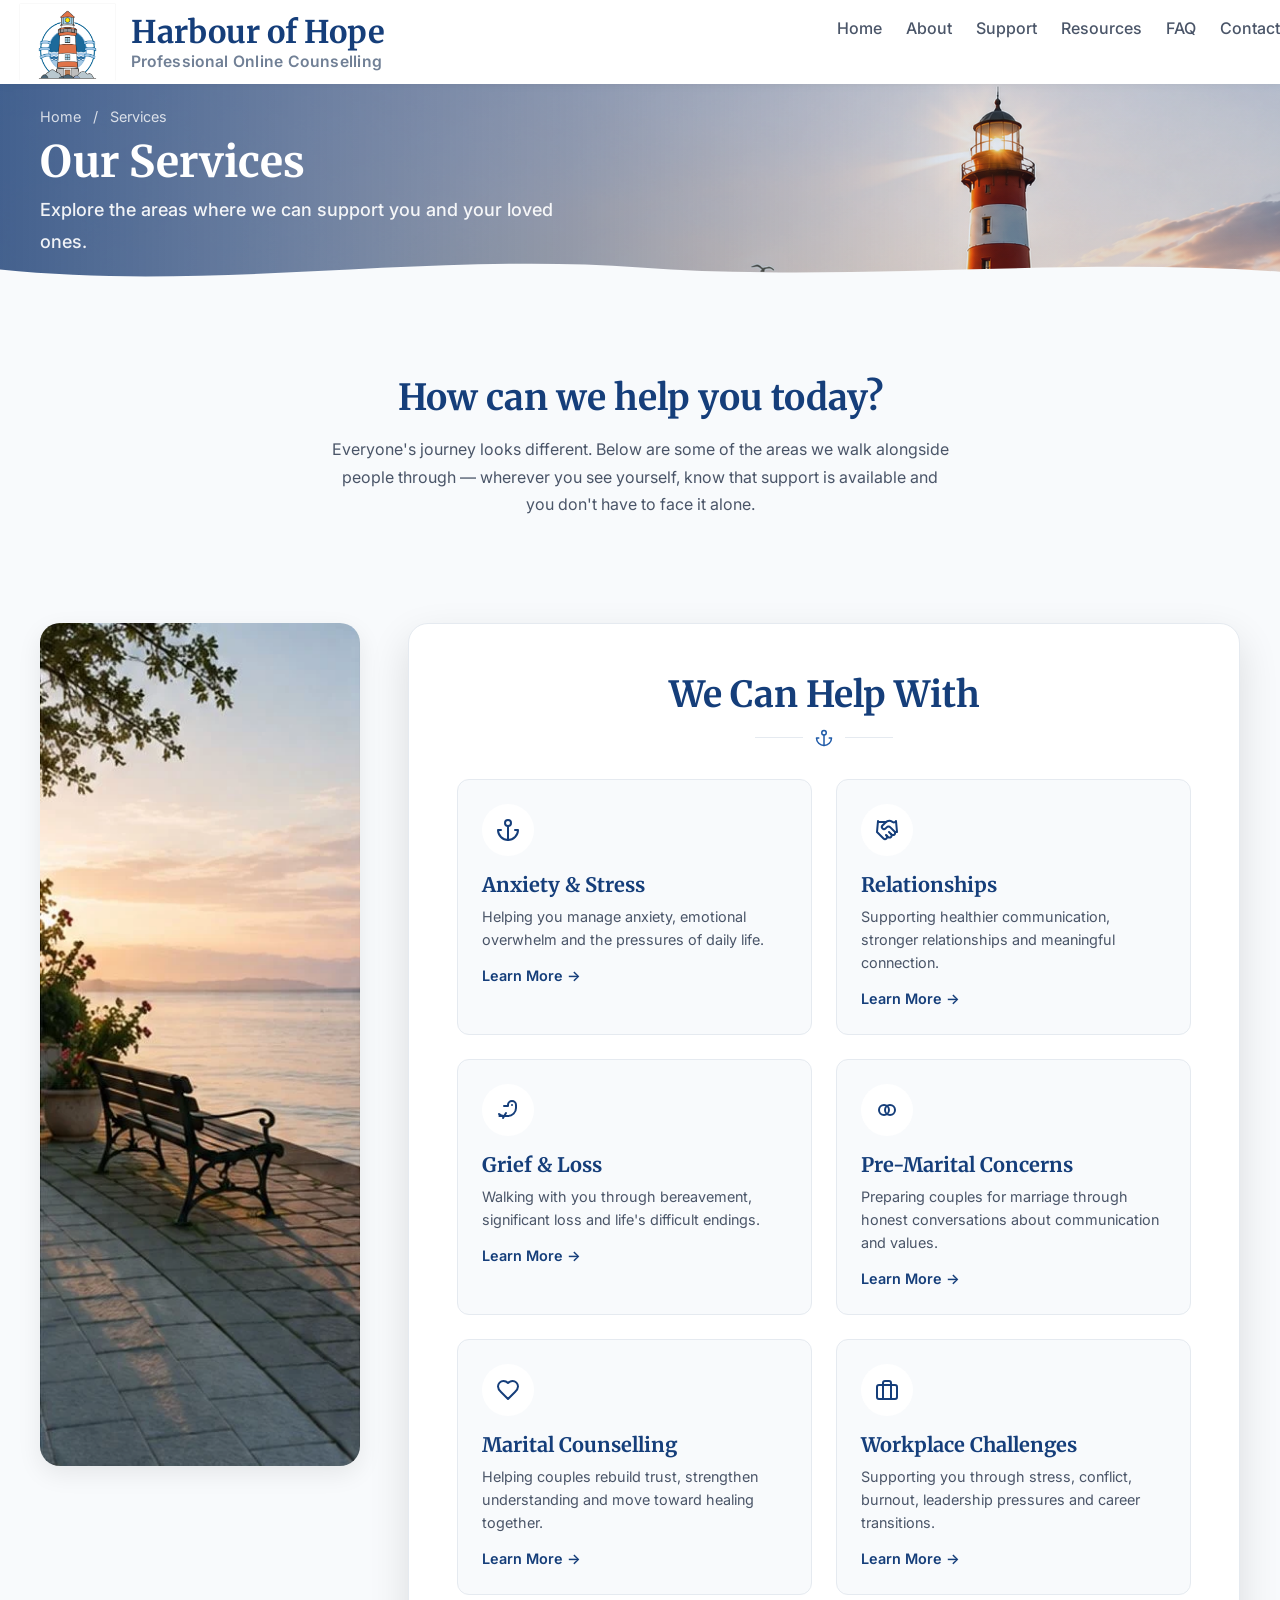
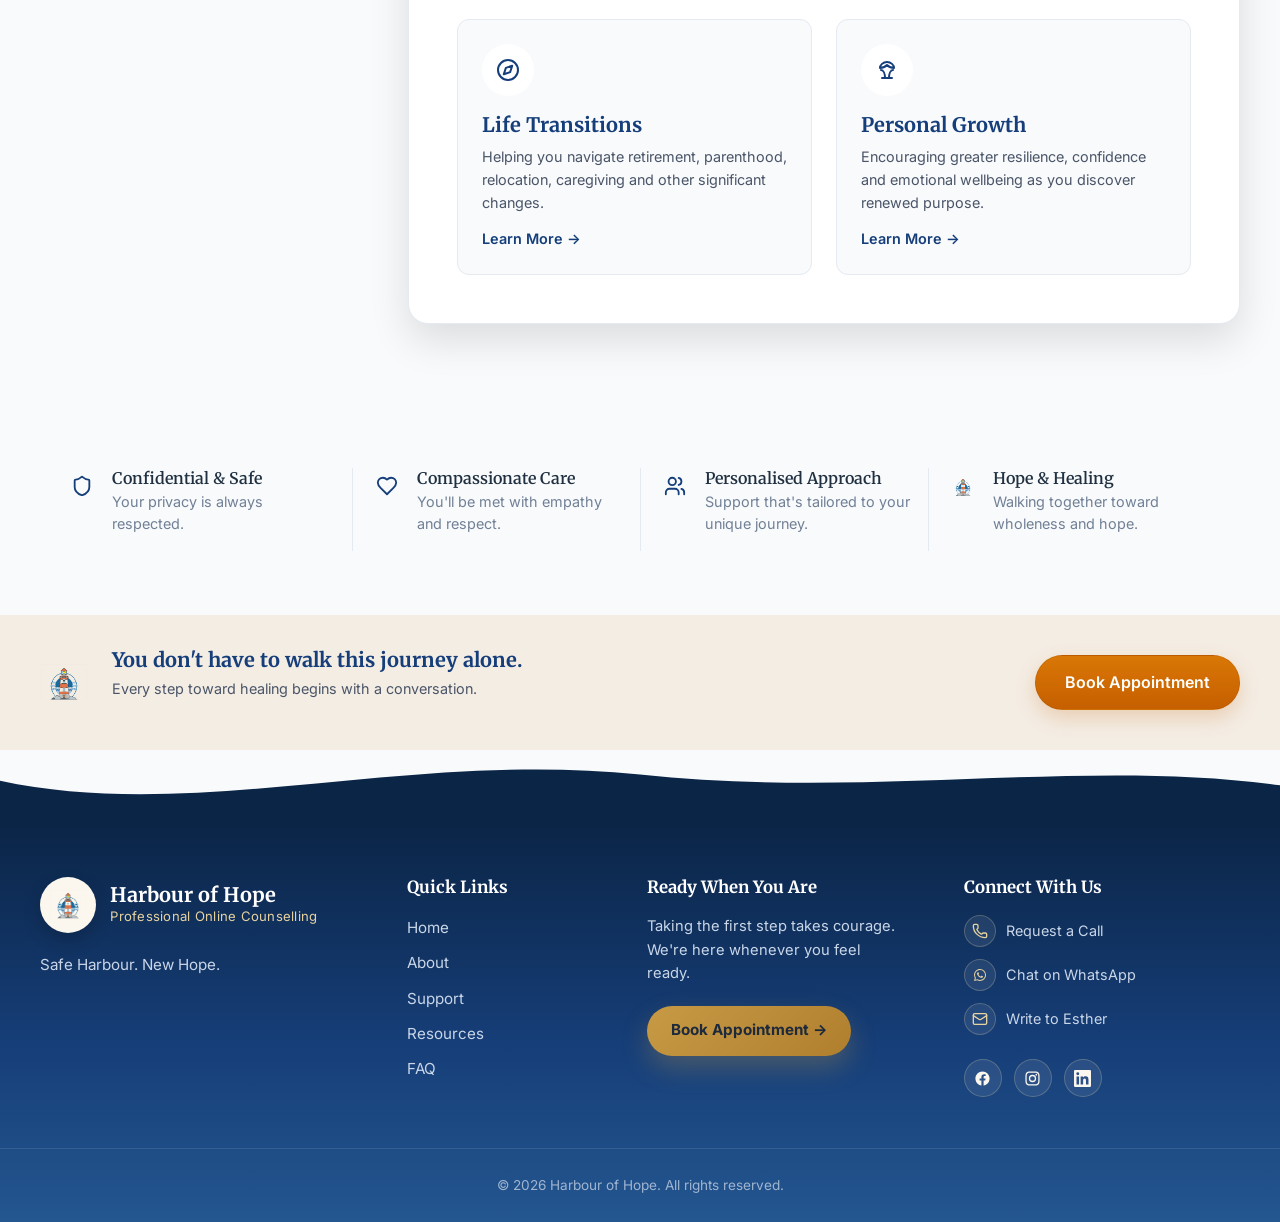
<file: pages/support.html>
<!DOCTYPE html>
<html lang="en">

<head>
  <!-- ==========================================
       Basic Meta Information
  =========================================== -->
  <meta charset="UTF-8">
  <meta name="viewport" content="width=device-width, initial-scale=1.0">

  <title>Services | Harbour of Hope</title>

  <meta name="description"
    content="Explore Harbour of Hope's areas of counselling support — anxiety and stress, relationships, grief and loss, pre-marital and marital concerns, workplace challenges, life transitions and personal growth.">

  <meta name="keywords"
    content="counselling services, anxiety, stress, relationships, grief, loss, pre-marital counselling, marital counselling, workplace challenges, life transitions, personal growth, Harbour of Hope">

  <meta name="author" content="Harbour of Hope">

  <meta name="robots" content="index, follow">

  <meta property="og:title" content="Services | Harbour of Hope">
  <meta property="og:description"
    content="Explore the areas where Harbour of Hope can support you and your loved ones.">
  <meta property="og:type" content="website">
  <meta property="og:image" content="../assets/images/logo/social-preview.jpg">
  <meta property="og:url" content="https://www.harbourofhope.org/pages/support.html">

  <meta name="theme-color" content="#153E7A">

  <link rel="icon" href="../assets/images/logo/favicon.ico">

  <link rel="preconnect" href="https://fonts.googleapis.com">
  <link rel="preconnect" href="https://fonts.gstatic.com" crossorigin>
  <link href="https://fonts.googleapis.com/css2?family=Inter:wght@400;500;600;700&family=Merriweather:wght@400;700&display=swap" rel="stylesheet">

  <link rel="stylesheet" href="../assets/css/main.css">

</head>

<body>

  <a class="skip-link" href="#main-content">
    Skip to main content
  </a>

<!-- ==========================================
     Site Header
========================================== -->

<header class="site-header site-header--page">

  <div class="container">

    <nav class="site-nav" aria-label="Primary Navigation">

      <a href="../index.html" class="site-nav__logo">
        <img
          src="../assets/images/logo/harbor-of-hope-logo.png"
          alt="Harbour of Hope —  Professional Online Counselling">
        <span class="site-nav__logo-text">
          <span class="site-nav__logo-title">Harbour of Hope</span>
          <span class="site-nav__logo-subtitle">Professional Online Counselling</span>
        </span>
      </a>

      <ul class="site-nav__menu">

        <li>
          <a href="../index.html" class="site-nav__link">
            Home
          </a>
        </li>

        <li>
          <a href="about.html" class="site-nav__link">
            About
          </a>
        </li>

        <li>
          <a href="support.html" class="site-nav__link">
            Support
          </a>
        </li>

        <li>
          <a href="resources.html" class="site-nav__link">
            Resources
          </a>
        </li>

        <li>
          <a href="faq.html" class="site-nav__link">
            FAQ
          </a>
        </li>

        <li>
          <a href="write-to-esther.html" class="site-nav__link">
            Contact
          </a>
        </li>

      </ul>

      <button
        class="site-nav__toggle"
        aria-label="Open navigation menu"
        aria-expanded="false">

        ☰

      </button>

    </nav>

  </div>

</header>

  <main id="main-content">

<!-- ==========================================
     Page Hero (shared sub-page template)
========================================== -->

<section class="page-hero">

  <img
    class="page-hero__bg-image"
    src="../assets/images/backgrounds/lighthouse-hero.webp"
    alt="Lighthouse standing beside the sea at sunset, representing hope, guidance and restoration."
    fetchpriority="high">

  <div class="page-hero__scrim"></div>

  <div class="page-hero__overlay">

    <div class="container">

      <p class="page-hero__breadcrumb">
        <a href="../index.html">Home</a>
        <span aria-hidden="true">/</span>
        <span>Services</span>
      </p>

      <h1 class="page-hero__title">Our Services</h1>

      <p class="page-hero__subtitle">
        Explore the areas where we can support you and your loved ones.
      </p>

    </div>

  </div>

  <!-- Wave divider curving into the page background -->
  <div class="page-hero__wave" aria-hidden="true">
    <svg viewBox="0 0 1440 80" preserveAspectRatio="none" focusable="false">
      <path d="M0,32 C 240,72 480,0 720,28 C 960,56 1200,8 1440,36 L1440,80 L0,80 Z"></path>
    </svg>
  </div>

</section>

<!-- ==========================================
     Services Intro
========================================== -->

<section class="booking-intro section">

  <div class="container">

    <div class="booking-intro__inner">

      <h2 class="booking-intro__title">How can we help you today?</h2>

      <p class="booking-intro__text">
        Everyone's journey looks different. Below are some of the areas we walk alongside people
        through — wherever you see yourself, know that support is available and you don't have to
        face it alone.
      </p>

    </div>

  </div>

</section>

<!-- ==========================================
     Services Grid
========================================== -->

<section class="booking-section section">

  <div class="container">

    <div class="booking-layout">

      <!-- Side photo: same swappable image used on Book Appointment -->
      <div class="booking-photo">
        <img
          src="../assets/images/photos/bench-waterfront.webp"
          alt="A quiet bench overlooking calm water at sunset, a place for reflection.">
      </div>

      <div class="services-panel">

        <div class="services-panel__header">
          <h3>We Can Help With</h3>
          <div class="services-panel__divider">
            <span class="services-panel__divider-line"></span>
            <svg viewBox="0 0 24 24" fill="none" stroke="currentColor" stroke-width="2" stroke-linecap="round" stroke-linejoin="round"><circle cx="12" cy="5" r="3"/><line x1="12" x2="12" y1="22" y2="8"/><path d="M5 12H2a10 10 0 0 0 20 0h-3"/></svg>
            <span class="services-panel__divider-line"></span>
          </div>
        </div>

        <div class="services-panel__grid">

          <div class="service-box">
            <span class="service-box__icon">
              <svg viewBox="0 0 24 24" fill="none" stroke="currentColor" stroke-width="2" stroke-linecap="round" stroke-linejoin="round"><circle cx="12" cy="5" r="3"/><line x1="12" x2="12" y1="22" y2="8"/><path d="M5 12H2a10 10 0 0 0 20 0h-3"/></svg>
            </span>
            <h4 class="service-box__title">Anxiety &amp; Stress</h4>
            <p class="service-box__description">
              Helping you manage anxiety, emotional overwhelm and the pressures of daily life.
            </p>
            <a href="book-appointment.html" class="service-box__link">Learn More →</a>
          </div>

          <div class="service-box">
            <span class="service-box__icon">
              <svg viewBox="0 0 24 24" fill="none" stroke="currentColor" stroke-width="2" stroke-linecap="round" stroke-linejoin="round"><path d="m11 17 2 2a1 1 0 1 0 3-3"/><path d="m14 14 2.5 2.5a1 1 0 1 0 3-3l-3.88-3.88a3 3 0 0 0-4.24 0l-.88.88a1 1 0 1 1-3-3l2.81-2.81a5.79 5.79 0 0 1 7.06-.87l.47.28a2 2 0 0 0 1.42.25L21 4"/><path d="m21 3 1 11h-2"/><path d="M3 3 2 14l6.5 6.5a1 1 0 1 0 3-3"/><path d="M3 4h8"/></svg>
            </span>
            <h4 class="service-box__title">Relationships</h4>
            <p class="service-box__description">
              Supporting healthier communication, stronger relationships and meaningful connection.
            </p>
            <a href="book-appointment.html" class="service-box__link">Learn More →</a>
          </div>

          <div class="service-box">
            <span class="service-box__icon">
              <svg viewBox="0 0 24 24" fill="none" stroke="currentColor" stroke-width="2" stroke-linecap="round" stroke-linejoin="round"><path d="M16 7h.01"/><path d="M3.4 18H12a8 8 0 0 0 8-8V7a4 4 0 0 0-4-4 4 4 0 0 0-4 4v1H8"/><path d="M3 16c1 1 3 2 5 2"/><path d="m10 15-3 5"/></svg>
            </span>
            <h4 class="service-box__title">Grief &amp; Loss</h4>
            <p class="service-box__description">
              Walking with you through bereavement, significant loss and life's difficult endings.
            </p>
            <a href="book-appointment.html" class="service-box__link">Learn More →</a>
          </div>

          <div class="service-box">
            <span class="service-box__icon">
              <svg viewBox="0 0 24 24" fill="none" stroke="currentColor" stroke-width="2" stroke-linecap="round" stroke-linejoin="round"><circle cx="9" cy="12" r="5"/><circle cx="15" cy="12" r="5"/></svg>
            </span>
            <h4 class="service-box__title">Pre-Marital Concerns</h4>
            <p class="service-box__description">
              Preparing couples for marriage through honest conversations about communication and values.
            </p>
            <a href="book-appointment.html" class="service-box__link">Learn More →</a>
          </div>

          <div class="service-box">
            <span class="service-box__icon">
              <svg viewBox="0 0 24 24" fill="none" stroke="currentColor" stroke-width="2" stroke-linecap="round" stroke-linejoin="round"><path d="M19 14c1.49-1.46 3-3.21 3-5.5A5.5 5.5 0 0 0 16.5 3c-1.76 0-3 .5-4.5 2-1.5-1.5-2.74-2-4.5-2A5.5 5.5 0 0 0 2 8.5c0 2.29 1.5 4.04 3 5.5l7 7Z"/></svg>
            </span>
            <h4 class="service-box__title">Marital Counselling</h4>
            <p class="service-box__description">
              Helping couples rebuild trust, strengthen understanding and move toward healing together.
            </p>
            <a href="book-appointment.html" class="service-box__link">Learn More →</a>
          </div>

          <div class="service-box">
            <span class="service-box__icon">
              <svg viewBox="0 0 24 24" fill="none" stroke="currentColor" stroke-width="2" stroke-linecap="round" stroke-linejoin="round"><rect width="20" height="14" x="2" y="7" rx="2" ry="2"/><path d="M16 21V5a2 2 0 0 0-2-2h-4a2 2 0 0 0-2 2v16"/></svg>
            </span>
            <h4 class="service-box__title">Workplace Challenges</h4>
            <p class="service-box__description">
              Supporting you through stress, conflict, burnout, leadership pressures and career transitions.
            </p>
            <a href="book-appointment.html" class="service-box__link">Learn More →</a>
          </div>

          <div class="service-box">
            <span class="service-box__icon">
              <svg viewBox="0 0 24 24" fill="none" stroke="currentColor" stroke-width="2" stroke-linecap="round" stroke-linejoin="round"><circle cx="12" cy="12" r="10"/><polygon points="16.24 7.76 14.12 14.12 7.76 16.24 9.88 9.88 16.24 7.76"/></svg>
            </span>
            <h4 class="service-box__title">Life Transitions</h4>
            <p class="service-box__description">
              Helping you navigate retirement, parenthood, relocation, caregiving and other significant changes.
            </p>
            <a href="book-appointment.html" class="service-box__link">Learn More →</a>
          </div>

          <div class="service-box">
            <span class="service-box__icon">
              <svg viewBox="0 0 24 24" fill="none" stroke="currentColor" stroke-width="2" stroke-linecap="round" stroke-linejoin="round"><path d="M7 20h10"/><path d="M10 20c0-4.4-1.6-8-4-8"/><path d="M14 20c0-4.4 1.6-8 4-8"/><path d="M5 10c0-3 3-6 7-6s7 3 7 6c-3 0-5-1-7-3-2 2-4 3-7 3Z"/></svg>
            </span>
            <h4 class="service-box__title">Personal Growth</h4>
            <p class="service-box__description">
              Encouraging greater resilience, confidence and emotional wellbeing as you discover renewed purpose.
            </p>
            <a href="book-appointment.html" class="service-box__link">Learn More →</a>
          </div>

        </div>

      </div>

    </div>

  </div>

</section>

<!-- ==========================================
     Trust Strip
========================================== -->

<section class="trust-strip">

  <div class="container">

    <div class="trust-strip__inner">

      <div class="trust-item">
        <span class="trust-item__icon">
          <svg viewBox="0 0 24 24" fill="none" stroke="currentColor" stroke-width="2" stroke-linecap="round" stroke-linejoin="round"><path d="M20 13c0 5-3.5 7.5-7.66 8.95a1 1 0 0 1-.67-.01C7.5 20.5 4 18 4 13V6a1 1 0 0 1 1-1c2 0 4.5-1.2 6.24-2.72a1.17 1.17 0 0 1 1.52 0C14.51 3.81 17 5 19 5a1 1 0 0 1 1 1z"/></svg>
        </span>
        <div>
          <h5 class="trust-item__title">Confidential &amp; Safe</h5>
          <p class="trust-item__description">Your privacy is always respected.</p>
        </div>
      </div>

      <div class="trust-item">
        <span class="trust-item__icon">
          <svg viewBox="0 0 24 24" fill="none" stroke="currentColor" stroke-width="2" stroke-linecap="round" stroke-linejoin="round"><path d="M19 14c1.49-1.46 3-3.21 3-5.5A5.5 5.5 0 0 0 16.5 3c-1.76 0-3 .5-4.5 2-1.5-1.5-2.74-2-4.5-2A5.5 5.5 0 0 0 2 8.5c0 2.29 1.5 4.04 3 5.5l7 7Z"/></svg>
        </span>
        <div>
          <h5 class="trust-item__title">Compassionate Care</h5>
          <p class="trust-item__description">You'll be met with empathy and respect.</p>
        </div>
      </div>

      <div class="trust-item">
        <span class="trust-item__icon">
          <svg viewBox="0 0 24 24" fill="none" stroke="currentColor" stroke-width="2" stroke-linecap="round" stroke-linejoin="round"><path d="M16 21v-2a4 4 0 0 0-4-4H6a4 4 0 0 0-4 4v2"/><circle cx="9" cy="7" r="4"/><path d="M22 21v-2a4 4 0 0 0-3-3.87"/><path d="M16 3.13a4 4 0 0 1 0 7.75"/></svg>
        </span>
        <div>
          <h5 class="trust-item__title">Personalised Approach</h5>
          <p class="trust-item__description">Support that's tailored to your unique journey.</p>
        </div>
      </div>

      <div class="trust-item">
        <span class="trust-item__icon">
          <img src="../assets/images/logo/harbor-of-hope-logo.png" alt="" class="trust-item__icon-img">
        </span>
        <div>
          <h5 class="trust-item__title">Hope &amp; Healing</h5>
          <p class="trust-item__description">Walking together toward wholeness and hope.</p>
        </div>
      </div>

    </div>

  </div>

</section>

<!-- ==========================================
     Closing CTA Banner
========================================== -->

<section class="closing-cta">

  <div class="container closing-cta__inner">

    <img class="closing-cta__icon" src="../assets/images/logo/harbor-of-hope-logo.png" alt="">

    <div class="closing-cta__text">
      <h3>You don't have to walk this journey alone.</h3>
      <p>Every step toward healing begins with a conversation.</p>
    </div>

    <a href="book-appointment.html" class="button button--primary">
      Book Appointment
    </a>

  </div>

</section>

  </main>

<!-- ==========================================
     Footer
========================================== -->

  <footer class="site-footer">

    <div class="footer-wave" aria-hidden="true">
      <svg viewBox="0 0 1440 100" preserveAspectRatio="none" focusable="false">
        <path d="M0,40 C 220,95 460,0 720,32 C 980,64 1220,10 1440,46 L1440,100 L0,100 Z"></path>
      </svg>
    </div>

    <div class="footer-body">

      <div class="container footer-main">

        <div class="footer-brand">

          <a href="../index.html" class="footer-brand__logo">
            <span class="footer-brand__badge">
              <img src="../assets/images/logo/harbor-of-hope-logo.png" alt="">
            </span>
            <span class="footer-brand__wordmark">
              <span class="footer-brand__title">Harbour of Hope</span>
              <span class="footer-brand__subtitle">Professional Online Counselling</span>
            </span>
          </a>

          <p class="footer-brand__tagline">Safe Harbour. New Hope.</p>

        </div>

        <nav class="footer-links" aria-label="Footer">

          <h3 class="footer-heading">Quick Links</h3>

          <ul>
            <li><a href="../index.html">Home</a></li>
            <li><a href="about.html">About</a></li>
            <li><a href="support.html">Support</a></li>
            <li><a href="resources.html">Resources</a></li>
            <li><a href="faq.html">FAQ</a></li>
          </ul>

        </nav>

        <div class="footer-cta">

          <h3 class="footer-heading">Ready When You Are</h3>

          <p class="footer-cta__text">
            Taking the first step takes courage. We're here whenever you feel ready.
          </p>

          <a href="book-appointment.html" class="footer-cta__button">
            Book Appointment →
          </a>

        </div>

        <div class="footer-connect">

          <h3 class="footer-heading">Connect With Us</h3>

          <ul class="footer-contact">

            <li>
              <a href="book-appointment.html">
                <span class="footer-contact__icon">
                  <svg viewBox="0 0 24 24" fill="none" stroke="currentColor" stroke-width="2" stroke-linecap="round" stroke-linejoin="round"><path d="M13.832 16.568a1 1 0 0 0 1.213-.303l.355-.465A2 2 0 0 1 17 15h3a2 2 0 0 1 2 2v3a2 2 0 0 1-2 2A18 18 0 0 1 2 4a2 2 0 0 1 2-2h3a2 2 0 0 1 2 2v3a2 2 0 0 1-.8 1.6l-.468.351a1 1 0 0 0-.292 1.233 14 14 0 0 0 6.392 6.384"/></svg>
                </span>
                Request a Call
              </a>
            </li>

            <li>
              <a href="whatsapp-chat.html">
                <span class="footer-contact__icon">
                  <svg viewBox="0 0 24 24" fill="currentColor"><path fill-rule="evenodd" clip-rule="evenodd" d="M18.403 5.633A8.919 8.919 0 0 0 12.053 3c-4.948 0-8.976 4.027-8.978 8.977 0 1.582.413 3.126 1.198 4.488L3 21.116l4.759-1.249a8.981 8.981 0 0 0 4.29 1.093h.004c4.947 0 8.975-4.027 8.977-8.977a8.926 8.926 0 0 0-2.627-6.35m-6.35 13.812h-.003a7.446 7.446 0 0 1-3.798-1.041l-.272-.162-2.824.741.753-2.753-.177-.282a7.448 7.448 0 0 1-1.141-3.971c.002-4.114 3.349-7.461 7.465-7.461a7.413 7.413 0 0 1 5.275 2.188 7.42 7.42 0 0 1 2.183 5.279c-.002 4.114-3.349 7.462-7.461 7.462m4.093-5.589c-.225-.113-1.327-.655-1.533-.73-.205-.075-.354-.112-.504.112s-.58.729-.711.879-.262.168-.486.056-.947-.349-1.804-1.113c-.667-.595-1.117-1.329-1.248-1.554s-.014-.346.099-.458c.101-.1.224-.262.336-.393.112-.131.149-.224.224-.374s.038-.281-.019-.393c-.056-.113-.505-1.217-.692-1.666-.181-.435-.366-.377-.504-.383a9.65 9.65 0 0 0-.429-.008.826.826 0 0 0-.599.28c-.206.225-.785.767-.785 1.871s.804 2.171.916 2.321c.112.15 1.582 2.415 3.832 3.387.536.231.954.369 1.279.473.537.171 1.026.146 1.413.089.431-.064 1.327-.542 1.514-1.066.187-.524.187-.973.131-1.067-.056-.094-.207-.151-.43-.263"/></svg>
                </span>
                Chat on WhatsApp
              </a>
            </li>

            <li>
              <a href="write-to-esther.html">
                <span class="footer-contact__icon">
                  <svg viewBox="0 0 24 24" fill="none" stroke="currentColor" stroke-width="2" stroke-linecap="round" stroke-linejoin="round"><path d="m22 7-8.991 5.727a2 2 0 0 1-2.009 0L2 7"/><rect x="2" y="4" width="20" height="16" rx="2"/></svg>
                </span>
                Write to Esther
              </a>
            </li>

          </ul>

          <ul class="footer-social" aria-label="Social media">

            <li>
              <span class="footer-social__icon" aria-label="Facebook" role="img">
                <svg viewBox="0 0 24 24" fill="currentColor"><path d="M22 12.06C22 6.505 17.523 2 12 2S2 6.505 2 12.06c0 5.02 3.657 9.184 8.438 9.94v-7.03H7.898v-2.91h2.54V9.845c0-2.507 1.492-3.89 3.777-3.89 1.094 0 2.238.195 2.238.195v2.46h-1.26c-1.243 0-1.63.771-1.63 1.562v1.876h2.773l-.443 2.91h-2.33V22c4.78-.756 8.437-4.919 8.437-9.94"/></svg>
              </span>
            </li>

            <li>
              <span class="footer-social__icon" aria-label="Instagram" role="img">
                <svg viewBox="0 0 24 24" fill="currentColor"><path d="M12 2c-2.72 0-3.06.012-4.128.06-1.066.05-1.793.218-2.43.465a4.9 4.9 0 0 0-1.771 1.153A4.9 4.9 0 0 0 2.518 5.45c-.247.637-.416 1.364-.465 2.43C2.006 8.947 1.994 9.28 1.994 12s.012 3.053.06 4.121c.05 1.066.218 1.793.465 2.43a4.9 4.9 0 0 0 1.153 1.771 4.9 4.9 0 0 0 1.771 1.153c.637.247 1.364.416 2.43.465C8.94 21.988 9.28 22 12 22s3.053-.012 4.121-.06c1.066-.05 1.793-.218 2.43-.465a4.9 4.9 0 0 0 1.771-1.153 4.9 4.9 0 0 0 1.153-1.771c.247-.637.416-1.364.465-2.43.048-1.068.06-1.401.06-4.121s-.012-3.053-.06-4.121c-.05-1.066-.218-1.793-.465-2.43a4.9 4.9 0 0 0-1.153-1.771A4.9 4.9 0 0 0 18.55 2.518c-.637-.247-1.364-.416-2.43-.465C15.053 2.006 14.72 1.994 12 1.994Zm0 1.802c2.67 0 2.987.012 4.042.058.976.045 1.505.207 1.858.344.467.182.8.399 1.15.748.35.35.566.683.748 1.15.137.353.3.882.344 1.858.046 1.055.058 1.372.058 4.042s-.012 2.987-.058 4.042c-.045.976-.207 1.505-.344 1.858a3.1 3.1 0 0 1-.748 1.15 3.1 3.1 0 0 1-1.15.748c-.353.137-.882.3-1.858.344-1.054.046-1.371.058-4.042.058s-2.988-.012-4.042-.058c-.976-.045-1.505-.207-1.858-.344a3.1 3.1 0 0 1-1.15-.748 3.1 3.1 0 0 1-.748-1.15c-.137-.353-.3-.882-.344-1.858-.046-1.055-.058-1.372-.058-4.042s.012-2.987.058-4.042c.045-.976.207-1.505.344-1.858.182-.467.399-.8.748-1.15.35-.35.683-.566 1.15-.748.353-.137.882-.3 1.858-.344 1.055-.046 1.372-.058 4.042-.058Zm0 3.063a5.14 5.14 0 1 0 0 10.281 5.14 5.14 0 0 0 0-10.281Zm0 8.478a3.338 3.338 0 1 1 0-6.676 3.338 3.338 0 0 1 0 6.676Zm6.545-8.68a1.202 1.202 0 1 1-2.404 0 1.202 1.202 0 0 1 2.404 0Z"/></svg>
              </span>
            </li>

            <li>
              <span class="footer-social__icon" aria-label="LinkedIn" role="img">
                <svg viewBox="0 0 24 24" fill="currentColor"><path d="M20.447 20.452h-3.554v-5.569c0-1.328-.027-3.037-1.852-3.037-1.853 0-2.136 1.445-2.136 2.939v5.667H9.351V9h3.414v1.561h.046c.477-.9 1.637-1.85 3.37-1.85 3.601 0 4.267 2.37 4.267 5.455zM5.337 7.433a2.062 2.062 0 1 1 0-4.124 2.062 2.062 0 0 1 0 4.124M7.119 20.452H3.554V9h3.565zM22.225 0H1.771C.792 0 0 .774 0 1.729v20.542C0 23.227.792 24 1.771 24h20.451C23.2 24 24 23.227 24 22.271V1.729C24 .774 23.2 0 22.222 0z"/></svg>
              </span>
            </li>

          </ul>

        </div>

      </div>

      <div class="footer-bottom">

        <div class="container footer-bottom__inner">

          <p>&copy; 2026 Harbour of Hope. All rights reserved.</p>

        </div>

      </div>

    </div>

  </footer>

  <script src="../assets/js/main.js"></script>

</body>

</html>
</file>
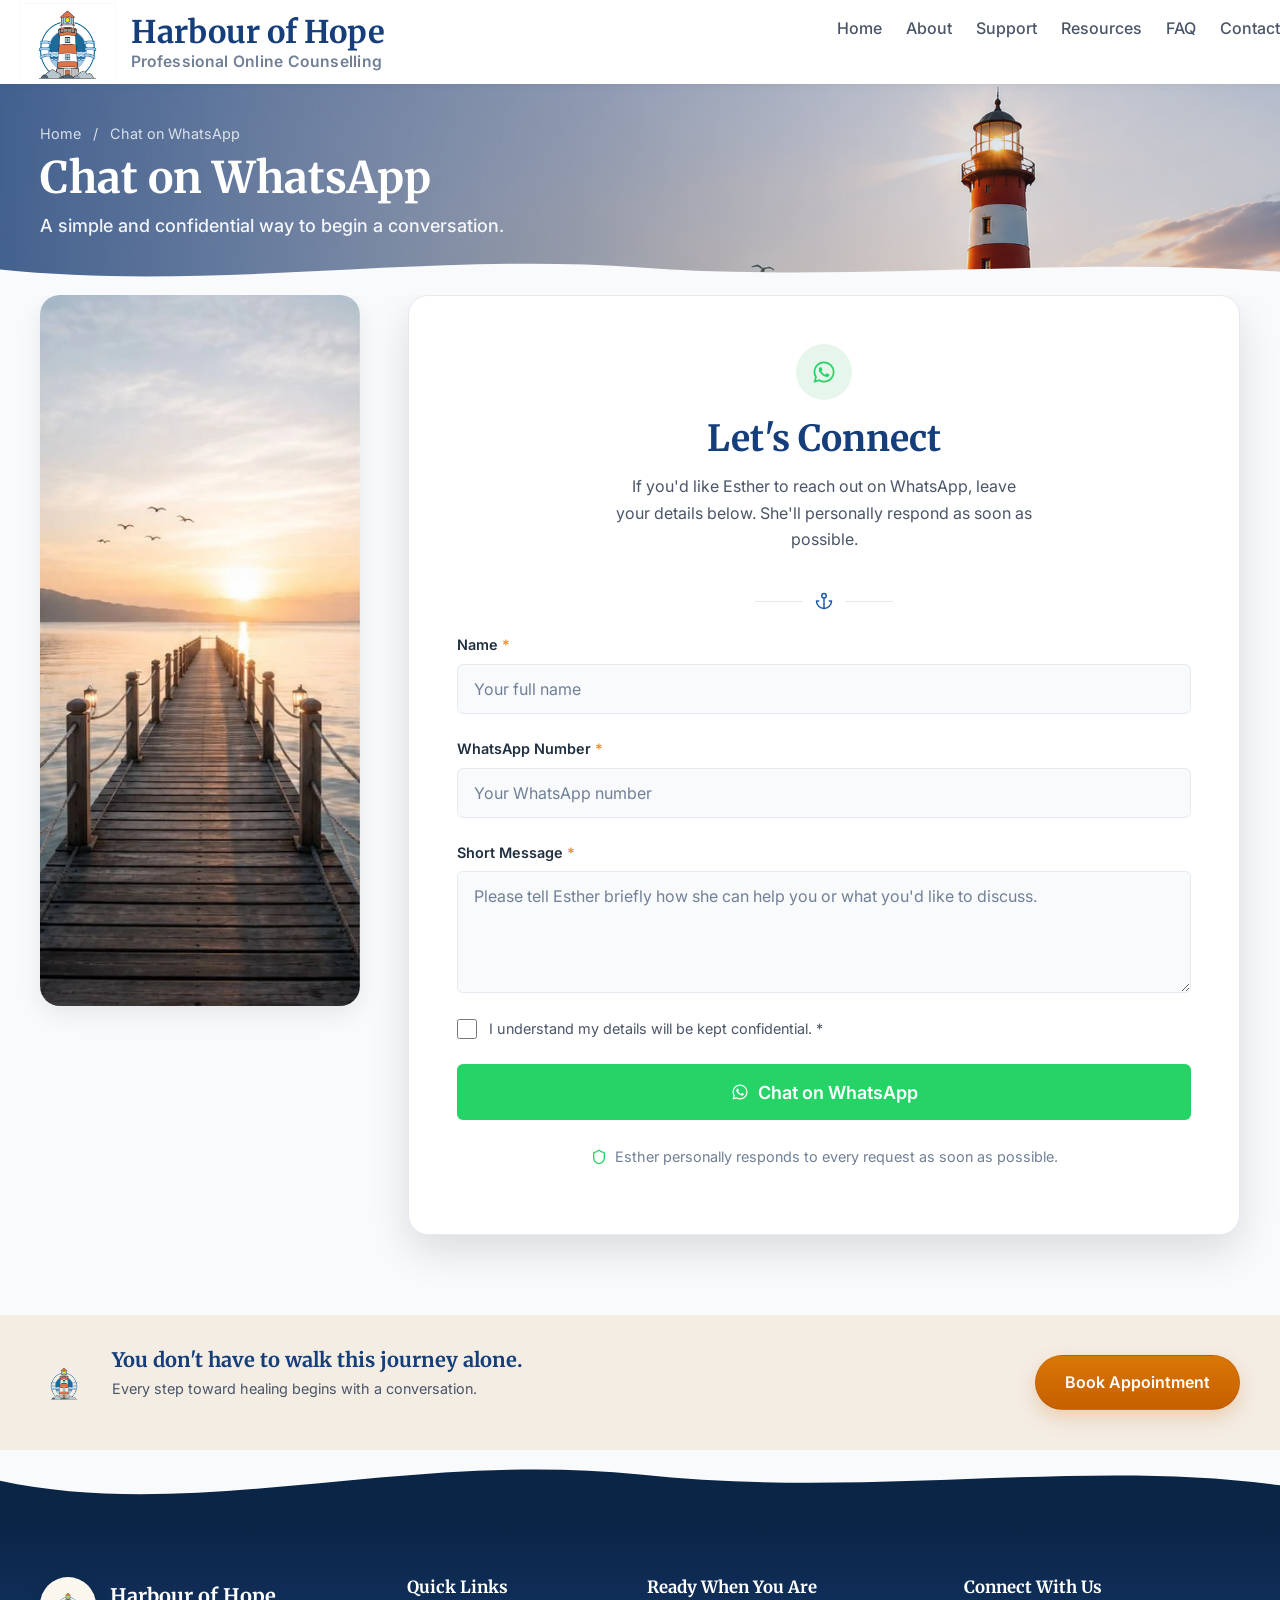
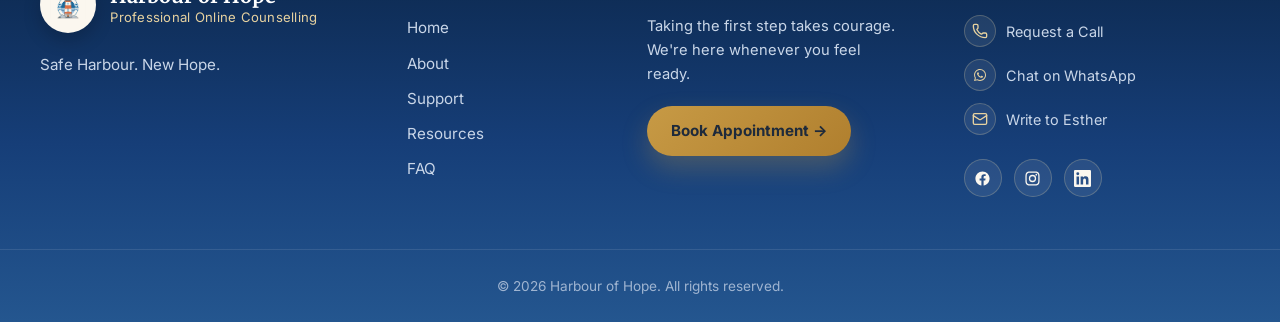
<file: pages/whatsapp-chat.html>
<!DOCTYPE html>
<html lang="en">

<head>
  <!-- ==========================================
       Basic Meta Information
  =========================================== -->
  <meta charset="UTF-8">
  <meta name="viewport" content="width=device-width, initial-scale=1.0">

  <title>Chat on WhatsApp | Harbour of Hope</title>

  <meta name="description"
    content="Start a confidential WhatsApp conversation with Esther at Harbour of Hope. Leave your details and she'll personally respond as soon as possible.">

  <meta name="keywords"
    content="WhatsApp chat, confidential counselling, Harbour of Hope, contact Esther">

  <meta name="author" content="Harbour of Hope">

  <meta name="robots" content="index, follow">

  <meta property="og:title" content="Chat on WhatsApp | Harbour of Hope">
  <meta property="og:description"
    content="A simple and confidential way to begin a conversation.">
  <meta property="og:type" content="website">
  <meta property="og:image" content="../assets/images/logo/social-preview.jpg">
  <meta property="og:url" content="https://www.harbourofhope.org/pages/whatsapp-chat.html">

  <meta name="theme-color" content="#153E7A">

  <link rel="icon" href="../assets/images/logo/favicon.ico">

  <link rel="preconnect" href="https://fonts.googleapis.com">
  <link rel="preconnect" href="https://fonts.gstatic.com" crossorigin>
  <link href="https://fonts.googleapis.com/css2?family=Inter:wght@400;500;600;700&family=Merriweather:wght@400;700&display=swap" rel="stylesheet">

  <link rel="stylesheet" href="../assets/css/main.css">

</head>

<body>

  <a class="skip-link" href="#main-content">
    Skip to main content
  </a>

<!-- ==========================================
     Site Header
========================================== -->

<header class="site-header site-header--page">

  <div class="container">

    <nav class="site-nav" aria-label="Primary Navigation">

      <a href="../index.html" class="site-nav__logo">
        <img
          src="../assets/images/logo/harbor-of-hope-logo.png"
          alt="Harbour of Hope —  Professional Online Counselling">
        <span class="site-nav__logo-text">
          <span class="site-nav__logo-title">Harbour of Hope</span>
          <span class="site-nav__logo-subtitle">Professional Online Counselling</span>
        </span>
      </a>

      <ul class="site-nav__menu">

        <li>
          <a href="../index.html" class="site-nav__link">
            Home
          </a>
        </li>

        <li>
          <a href="about.html" class="site-nav__link">
            About
          </a>
        </li>

        <li>
          <a href="support.html" class="site-nav__link">
            Support
          </a>
        </li>

        <li>
          <a href="resources.html" class="site-nav__link">
            Resources
          </a>
        </li>

        <li>
          <a href="faq.html" class="site-nav__link">
            FAQ
          </a>
        </li>

        <li>
          <a href="write-to-esther.html" class="site-nav__link">
            Contact
          </a>
        </li>

      </ul>

      <button
        class="site-nav__toggle"
        aria-label="Open navigation menu"
        aria-expanded="false">

        ☰

      </button>

    </nav>

  </div>

</header>

  <main id="main-content">

<!-- ==========================================
     Page Hero (shared sub-page template)
========================================== -->

<section class="page-hero">

  <img
    class="page-hero__bg-image"
    src="../assets/images/backgrounds/lighthouse-hero.webp"
    alt="Lighthouse standing beside the sea at sunset, representing hope, guidance and restoration."
    fetchpriority="high">

  <div class="page-hero__scrim"></div>

  <div class="page-hero__overlay">

    <div class="container">

      <p class="page-hero__breadcrumb">
        <a href="../index.html">Home</a>
        <span aria-hidden="true">/</span>
        <span>Chat on WhatsApp</span>
      </p>

      <h1 class="page-hero__title">Chat on WhatsApp</h1>

      <p class="page-hero__subtitle">
        A simple and confidential way to begin a conversation.
      </p>

    </div>

  </div>

  <!-- Wave divider curving into the page background -->
  <div class="page-hero__wave" aria-hidden="true">
    <svg viewBox="0 0 1440 80" preserveAspectRatio="none" focusable="false">
      <path d="M0,32 C 240,72 480,0 720,28 C 960,56 1200,8 1440,36 L1440,80 L0,80 Z"></path>
    </svg>
  </div>

</section>

<!-- ==========================================
     WhatsApp Contact Layout — Side Photo + Panel
========================================== -->

<section class="booking-section section">

  <div class="container">

    <div class="booking-layout">

      <!-- Side photo: swappable per page -->
      <div class="booking-photo">
        <img
          src="../assets/images/photos/pier-dock-sunset.webp"
          alt="A wooden pier stretching out over calm water at sunrise, leading toward the light.">
      </div>

      <div class="whatsapp-panel">

        <span class="whatsapp-panel__icon">
          <svg viewBox="0 0 24 24" fill="currentColor"><path fill-rule="evenodd" clip-rule="evenodd" d="M18.403 5.633A8.919 8.919 0 0 0 12.053 3c-4.948 0-8.976 4.027-8.978 8.977 0 1.582.413 3.126 1.198 4.488L3 21.116l4.759-1.249a8.981 8.981 0 0 0 4.29 1.093h.004c4.947 0 8.975-4.027 8.977-8.977a8.926 8.926 0 0 0-2.627-6.35m-6.35 13.812h-.003a7.446 7.446 0 0 1-3.798-1.041l-.272-.162-2.824.741.753-2.753-.177-.282a7.448 7.448 0 0 1-1.141-3.971c.002-4.114 3.349-7.461 7.465-7.461a7.413 7.413 0 0 1 5.275 2.188 7.42 7.42 0 0 1 2.183 5.279c-.002 4.114-3.349 7.462-7.461 7.462m4.093-5.589c-.225-.113-1.327-.655-1.533-.73-.205-.075-.354-.112-.504.112s-.58.729-.711.879-.262.168-.486.056-.947-.349-1.804-1.113c-.667-.595-1.117-1.329-1.248-1.554s-.014-.346.099-.458c.101-.1.224-.262.336-.393.112-.131.149-.224.224-.374s.038-.281-.019-.393c-.056-.113-.505-1.217-.692-1.666-.181-.435-.366-.377-.504-.383a9.65 9.65 0 0 0-.429-.008.826.826 0 0 0-.599.28c-.206.225-.785.767-.785 1.871s.804 2.171.916 2.321c.112.15 1.582 2.415 3.832 3.387.536.231.954.369 1.279.473.537.171 1.026.146 1.413.089.431-.064 1.327-.542 1.514-1.066.187-.524.187-.973.131-1.067-.056-.094-.207-.151-.43-.263"/></svg>
        </span>

        <h3 class="whatsapp-panel__title">Let's Connect</h3>

        <p class="whatsapp-panel__intro">
          If you'd like Esther to reach out on WhatsApp, leave your details below.
          She'll personally respond as soon as possible.
        </p>

        <div class="services-panel__divider whatsapp-panel__divider">
          <span class="services-panel__divider-line"></span>
          <svg viewBox="0 0 24 24" fill="none" stroke="currentColor" stroke-width="2" stroke-linecap="round" stroke-linejoin="round"><circle cx="12" cy="5" r="3"/><line x1="12" x2="12" y1="22" y2="8"/><path d="M5 12H2a10 10 0 0 0 20 0h-3"/></svg>
          <span class="services-panel__divider-line"></span>
        </div>

        <!-- Submission: no backend yet — see confirmation popup script below.
             Eventual workflow: form submission triggers a push notification
             to Esther's phone. -->
        <form class="whatsapp-form" id="whatsappForm" action="#" method="POST">

          <input type="hidden" name="_subject" value="New WhatsApp Chat Request — Harbour of Hope">

          <div class="form-group">
            <label for="waName">Name <span class="required">*</span></label>
            <input type="text" id="waName" name="waName" placeholder="Your full name" required>
          </div>

          <div class="form-group">
            <label for="waNumber">WhatsApp Number <span class="required">*</span></label>
            <input type="tel" id="waNumber" name="waNumber" placeholder="Your WhatsApp number" required>
          </div>

          <div class="form-group">
            <label for="waMessage">Short Message <span class="required">*</span></label>
            <textarea id="waMessage" name="waMessage" rows="4" placeholder="Please tell Esther briefly how she can help you or what you'd like to discuss." required></textarea>
          </div>

          <label class="form-checkbox">
            <input type="checkbox" name="waConsent" required>
            <span>I understand my details will be kept confidential. <span class="required">*</span></span>
          </label>

          <button type="submit" class="whatsapp-submit">
            <svg viewBox="0 0 24 24" fill="currentColor"><path fill-rule="evenodd" clip-rule="evenodd" d="M18.403 5.633A8.919 8.919 0 0 0 12.053 3c-4.948 0-8.976 4.027-8.978 8.977 0 1.582.413 3.126 1.198 4.488L3 21.116l4.759-1.249a8.981 8.981 0 0 0 4.29 1.093h.004c4.947 0 8.975-4.027 8.977-8.977a8.926 8.926 0 0 0-2.627-6.35m-6.35 13.812h-.003a7.446 7.446 0 0 1-3.798-1.041l-.272-.162-2.824.741.753-2.753-.177-.282a7.448 7.448 0 0 1-1.141-3.971c.002-4.114 3.349-7.461 7.465-7.461a7.413 7.413 0 0 1 5.275 2.188 7.42 7.42 0 0 1 2.183 5.279c-.002 4.114-3.349 7.462-7.461 7.462m4.093-5.589c-.225-.113-1.327-.655-1.533-.73-.205-.075-.354-.112-.504.112s-.58.729-.711.879-.262.168-.486.056-.947-.349-1.804-1.113c-.667-.595-1.117-1.329-1.248-1.554s-.014-.346.099-.458c.101-.1.224-.262.336-.393.112-.131.149-.224.224-.374s.038-.281-.019-.393c-.056-.113-.505-1.217-.692-1.666-.181-.435-.366-.377-.504-.383a9.65 9.65 0 0 0-.429-.008.826.826 0 0 0-.599.28c-.206.225-.785.767-.785 1.871s.804 2.171.916 2.321c.112.15 1.582 2.415 3.832 3.387.536.231.954.369 1.279.473.537.171 1.026.146 1.413.089.431-.064 1.327-.542 1.514-1.066.187-.524.187-.973.131-1.067-.056-.094-.207-.151-.43-.263"/></svg>
            Chat on WhatsApp
          </button>

          <p class="whatsapp-panel__note">
            <svg viewBox="0 0 24 24" fill="none" stroke="currentColor" stroke-width="2" stroke-linecap="round" stroke-linejoin="round"><path d="M20 13c0 5-3.5 7.5-7.66 8.95a1 1 0 0 1-.67-.01C7.5 20.5 4 18 4 13V6a1 1 0 0 1 1-1c2 0 4.5-1.2 6.24-2.72a1.17 1.17 0 0 1 1.52 0C14.51 3.81 17 5 19 5a1 1 0 0 1 1 1z"/></svg>
            Esther personally responds to every request as soon as possible.
          </p>

        </form>

      </div>

    </div>

  </div>

</section>

<!-- ==========================================
     Closing CTA Banner
========================================== -->

<section class="closing-cta">

  <div class="container closing-cta__inner">

    <img class="closing-cta__icon" src="../assets/images/logo/harbor-of-hope-logo.png" alt="">

    <div class="closing-cta__text">
      <h3>You don't have to walk this journey alone.</h3>
      <p>Every step toward healing begins with a conversation.</p>
    </div>

    <a href="book-appointment.html" class="button button--primary">
      Book Appointment
    </a>

  </div>

</section>

  </main>

<!-- ==========================================
     Confirmation Popup
     (Placeholder acknowledgement — will be replaced
     once form submission triggers a real push
     notification to Esther's phone.)
========================================== -->

<div class="confirmation-modal" id="confirmationModal" role="dialog" aria-modal="true" aria-labelledby="confirmationTitle">

  <div class="confirmation-modal__backdrop" data-modal-close></div>

  <div class="confirmation-modal__box">

    <span class="confirmation-modal__icon">
      <svg viewBox="0 0 24 24" fill="none" stroke="currentColor" stroke-width="2" stroke-linecap="round" stroke-linejoin="round"><path d="M20 6 9 17l-5-5"/></svg>
    </span>

    <h3 class="confirmation-modal__title" id="confirmationTitle">Message Sent!</h3>

    <p class="confirmation-modal__text">
      Thank you — Esther has received your details and will reach out to you on WhatsApp as soon as possible.
    </p>

    <button type="button" class="confirmation-modal__close" data-modal-close>
      Close
    </button>

  </div>

</div>

<!-- ==========================================
     Footer
========================================== -->

  <footer class="site-footer">

    <div class="footer-wave" aria-hidden="true">
      <svg viewBox="0 0 1440 100" preserveAspectRatio="none" focusable="false">
        <path d="M0,40 C 220,95 460,0 720,32 C 980,64 1220,10 1440,46 L1440,100 L0,100 Z"></path>
      </svg>
    </div>

    <div class="footer-body">

      <div class="container footer-main">

        <div class="footer-brand">

          <a href="../index.html" class="footer-brand__logo">
            <span class="footer-brand__badge">
              <img src="../assets/images/logo/harbor-of-hope-logo.png" alt="">
            </span>
            <span class="footer-brand__wordmark">
              <span class="footer-brand__title">Harbour of Hope</span>
              <span class="footer-brand__subtitle">Professional Online Counselling</span>
            </span>
          </a>

          <p class="footer-brand__tagline">Safe Harbour. New Hope.</p>

        </div>

        <nav class="footer-links" aria-label="Footer">

          <h3 class="footer-heading">Quick Links</h3>

          <ul>
            <li><a href="../index.html">Home</a></li>
            <li><a href="about.html">About</a></li>
            <li><a href="support.html">Support</a></li>
            <li><a href="resources.html">Resources</a></li>
            <li><a href="faq.html">FAQ</a></li>
          </ul>

        </nav>

        <div class="footer-cta">

          <h3 class="footer-heading">Ready When You Are</h3>

          <p class="footer-cta__text">
            Taking the first step takes courage. We're here whenever you feel ready.
          </p>

          <a href="book-appointment.html" class="footer-cta__button">
            Book Appointment →
          </a>

        </div>

        <div class="footer-connect">

          <h3 class="footer-heading">Connect With Us</h3>

          <ul class="footer-contact">

            <li>
              <a href="book-appointment.html">
                <span class="footer-contact__icon">
                  <svg viewBox="0 0 24 24" fill="none" stroke="currentColor" stroke-width="2" stroke-linecap="round" stroke-linejoin="round"><path d="M13.832 16.568a1 1 0 0 0 1.213-.303l.355-.465A2 2 0 0 1 17 15h3a2 2 0 0 1 2 2v3a2 2 0 0 1-2 2A18 18 0 0 1 2 4a2 2 0 0 1 2-2h3a2 2 0 0 1 2 2v3a2 2 0 0 1-.8 1.6l-.468.351a1 1 0 0 0-.292 1.233 14 14 0 0 0 6.392 6.384"/></svg>
                </span>
                Request a Call
              </a>
            </li>

            <li>
              <a href="whatsapp-chat.html">
                <span class="footer-contact__icon">
                  <svg viewBox="0 0 24 24" fill="currentColor"><path fill-rule="evenodd" clip-rule="evenodd" d="M18.403 5.633A8.919 8.919 0 0 0 12.053 3c-4.948 0-8.976 4.027-8.978 8.977 0 1.582.413 3.126 1.198 4.488L3 21.116l4.759-1.249a8.981 8.981 0 0 0 4.29 1.093h.004c4.947 0 8.975-4.027 8.977-8.977a8.926 8.926 0 0 0-2.627-6.35m-6.35 13.812h-.003a7.446 7.446 0 0 1-3.798-1.041l-.272-.162-2.824.741.753-2.753-.177-.282a7.448 7.448 0 0 1-1.141-3.971c.002-4.114 3.349-7.461 7.465-7.461a7.413 7.413 0 0 1 5.275 2.188 7.42 7.42 0 0 1 2.183 5.279c-.002 4.114-3.349 7.462-7.461 7.462m4.093-5.589c-.225-.113-1.327-.655-1.533-.73-.205-.075-.354-.112-.504.112s-.58.729-.711.879-.262.168-.486.056-.947-.349-1.804-1.113c-.667-.595-1.117-1.329-1.248-1.554s-.014-.346.099-.458c.101-.1.224-.262.336-.393.112-.131.149-.224.224-.374s.038-.281-.019-.393c-.056-.113-.505-1.217-.692-1.666-.181-.435-.366-.377-.504-.383a9.65 9.65 0 0 0-.429-.008.826.826 0 0 0-.599.28c-.206.225-.785.767-.785 1.871s.804 2.171.916 2.321c.112.15 1.582 2.415 3.832 3.387.536.231.954.369 1.279.473.537.171 1.026.146 1.413.089.431-.064 1.327-.542 1.514-1.066.187-.524.187-.973.131-1.067-.056-.094-.207-.151-.43-.263"/></svg>
                </span>
                Chat on WhatsApp
              </a>
            </li>

            <li>
              <a href="write-to-esther.html">
                <span class="footer-contact__icon">
                  <svg viewBox="0 0 24 24" fill="none" stroke="currentColor" stroke-width="2" stroke-linecap="round" stroke-linejoin="round"><path d="m22 7-8.991 5.727a2 2 0 0 1-2.009 0L2 7"/><rect x="2" y="4" width="20" height="16" rx="2"/></svg>
                </span>
                Write to Esther
              </a>
            </li>

          </ul>

          <ul class="footer-social" aria-label="Social media">

            <li>
              <span class="footer-social__icon" aria-label="Facebook" role="img">
                <svg viewBox="0 0 24 24" fill="currentColor"><path d="M22 12.06C22 6.505 17.523 2 12 2S2 6.505 2 12.06c0 5.02 3.657 9.184 8.438 9.94v-7.03H7.898v-2.91h2.54V9.845c0-2.507 1.492-3.89 3.777-3.89 1.094 0 2.238.195 2.238.195v2.46h-1.26c-1.243 0-1.63.771-1.63 1.562v1.876h2.773l-.443 2.91h-2.33V22c4.78-.756 8.437-4.919 8.437-9.94"/></svg>
              </span>
            </li>

            <li>
              <span class="footer-social__icon" aria-label="Instagram" role="img">
                <svg viewBox="0 0 24 24" fill="currentColor"><path d="M12 2c-2.72 0-3.06.012-4.128.06-1.066.05-1.793.218-2.43.465a4.9 4.9 0 0 0-1.771 1.153A4.9 4.9 0 0 0 2.518 5.45c-.247.637-.416 1.364-.465 2.43C2.006 8.947 1.994 9.28 1.994 12s.012 3.053.06 4.121c.05 1.066.218 1.793.465 2.43a4.9 4.9 0 0 0 1.153 1.771 4.9 4.9 0 0 0 1.771 1.153c.637.247 1.364.416 2.43.465C8.94 21.988 9.28 22 12 22s3.053-.012 4.121-.06c1.066-.05 1.793-.218 2.43-.465a4.9 4.9 0 0 0 1.771-1.153 4.9 4.9 0 0 0 1.153-1.771c.247-.637.416-1.364.465-2.43.048-1.068.06-1.401.06-4.121s-.012-3.053-.06-4.121c-.05-1.066-.218-1.793-.465-2.43a4.9 4.9 0 0 0-1.153-1.771A4.9 4.9 0 0 0 18.55 2.518c-.637-.247-1.364-.416-2.43-.465C15.053 2.006 14.72 1.994 12 1.994Zm0 1.802c2.67 0 2.987.012 4.042.058.976.045 1.505.207 1.858.344.467.182.8.399 1.15.748.35.35.566.683.748 1.15.137.353.3.882.344 1.858.046 1.055.058 1.372.058 4.042s-.012 2.987-.058 4.042c-.045.976-.207 1.505-.344 1.858a3.1 3.1 0 0 1-.748 1.15 3.1 3.1 0 0 1-1.15.748c-.353.137-.882.3-1.858.344-1.054.046-1.371.058-4.042.058s-2.988-.012-4.042-.058c-.976-.045-1.505-.207-1.858-.344a3.1 3.1 0 0 1-1.15-.748 3.1 3.1 0 0 1-.748-1.15c-.137-.353-.3-.882-.344-1.858-.046-1.055-.058-1.372-.058-4.042s.012-2.987.058-4.042c.045-.976.207-1.505.344-1.858.182-.467.399-.8.748-1.15.35-.35.683-.566 1.15-.748.353-.137.882-.3 1.858-.344 1.055-.046 1.372-.058 4.042-.058Zm0 3.063a5.14 5.14 0 1 0 0 10.281 5.14 5.14 0 0 0 0-10.281Zm0 8.478a3.338 3.338 0 1 1 0-6.676 3.338 3.338 0 0 1 0 6.676Zm6.545-8.68a1.202 1.202 0 1 1-2.404 0 1.202 1.202 0 0 1 2.404 0Z"/></svg>
              </span>
            </li>

            <li>
              <span class="footer-social__icon" aria-label="LinkedIn" role="img">
                <svg viewBox="0 0 24 24" fill="currentColor"><path d="M20.447 20.452h-3.554v-5.569c0-1.328-.027-3.037-1.852-3.037-1.853 0-2.136 1.445-2.136 2.939v5.667H9.351V9h3.414v1.561h.046c.477-.9 1.637-1.85 3.37-1.85 3.601 0 4.267 2.37 4.267 5.455zM5.337 7.433a2.062 2.062 0 1 1 0-4.124 2.062 2.062 0 0 1 0 4.124M7.119 20.452H3.554V9h3.565zM22.225 0H1.771C.792 0 0 .774 0 1.729v20.542C0 23.227.792 24 1.771 24h20.451C23.2 24 24 23.227 24 22.271V1.729C24 .774 23.2 0 22.222 0z"/></svg>
              </span>
            </li>

          </ul>

        </div>

      </div>

      <div class="footer-bottom">

        <div class="container footer-bottom__inner">

          <p>&copy; 2026 Harbour of Hope. All rights reserved.</p>

        </div>

      </div>

    </div>

  </footer>

  <script src="../assets/js/main.js"></script>

  <script>
    // Submits the WhatsApp request to Formspree (for the email record) and
    // sends a Telegram notification in parallel, then shows the
    // confirmation popup once the Formspree submission has actually
    // succeeded. The Telegram notification is best-effort: a failure there
    // is logged to the console but never blocks the person's experience.
    (function () {
      var form = document.getElementById('whatsappForm');
      var modal = document.getElementById('confirmationModal');
      if (!form || !modal) return;

      function openModal() {
        modal.classList.add('is-open');
        document.body.style.overflow = 'hidden';
      }

      function closeModal() {
        modal.classList.remove('is-open');
        document.body.style.overflow = '';
      }

      form.addEventListener('submit', function (e) {
        e.preventDefault();

        var submitBtn = form.querySelector('button[type="submit"]');
        if (submitBtn) submitBtn.disabled = true;

        var fd = new FormData(form);

        var telegramText = [
          '💬 New WhatsApp Chat Request',
          '',
          'Name: ' + (fd.get('waName') || '—'),
          'WhatsApp Number: ' + (fd.get('waNumber') || '—'),
          '',
          'Message:',
          fd.get('waMessage') || '(none)'
        ].join('\n');

        Promise.allSettled([
          fetch(window.HOH_NOTIFY_CONFIG.formspreeEndpoint, {
            method: 'POST',
            body: fd,
            headers: { 'Accept': 'application/json' }
          }),
          window.sendTelegramNotification(telegramText)
        ]).then(function (results) {
          var formspreeResult = results[0];
          var telegramResult = results[1];

          if (telegramResult.status === 'rejected' || (telegramResult.value && !telegramResult.value.ok)) {
            console.error('Telegram notification failed:', telegramResult.reason || telegramResult.value);
          }

          var formspreeOk = formspreeResult.status === 'fulfilled' && formspreeResult.value.ok;

          if (formspreeOk) {
            openModal();
            form.reset();
          } else {
            alert('Sorry, something went wrong sending your request. Please try again, or contact us directly.');
          }

          if (submitBtn) submitBtn.disabled = false;
        });
      });

      modal.querySelectorAll('[data-modal-close]').forEach(function (el) {
        el.addEventListener('click', closeModal);
      });

      document.addEventListener('keydown', function (e) {
        if (e.key === 'Escape') closeModal();
      });
    })();
  </script>

</body>

</html>
</file>
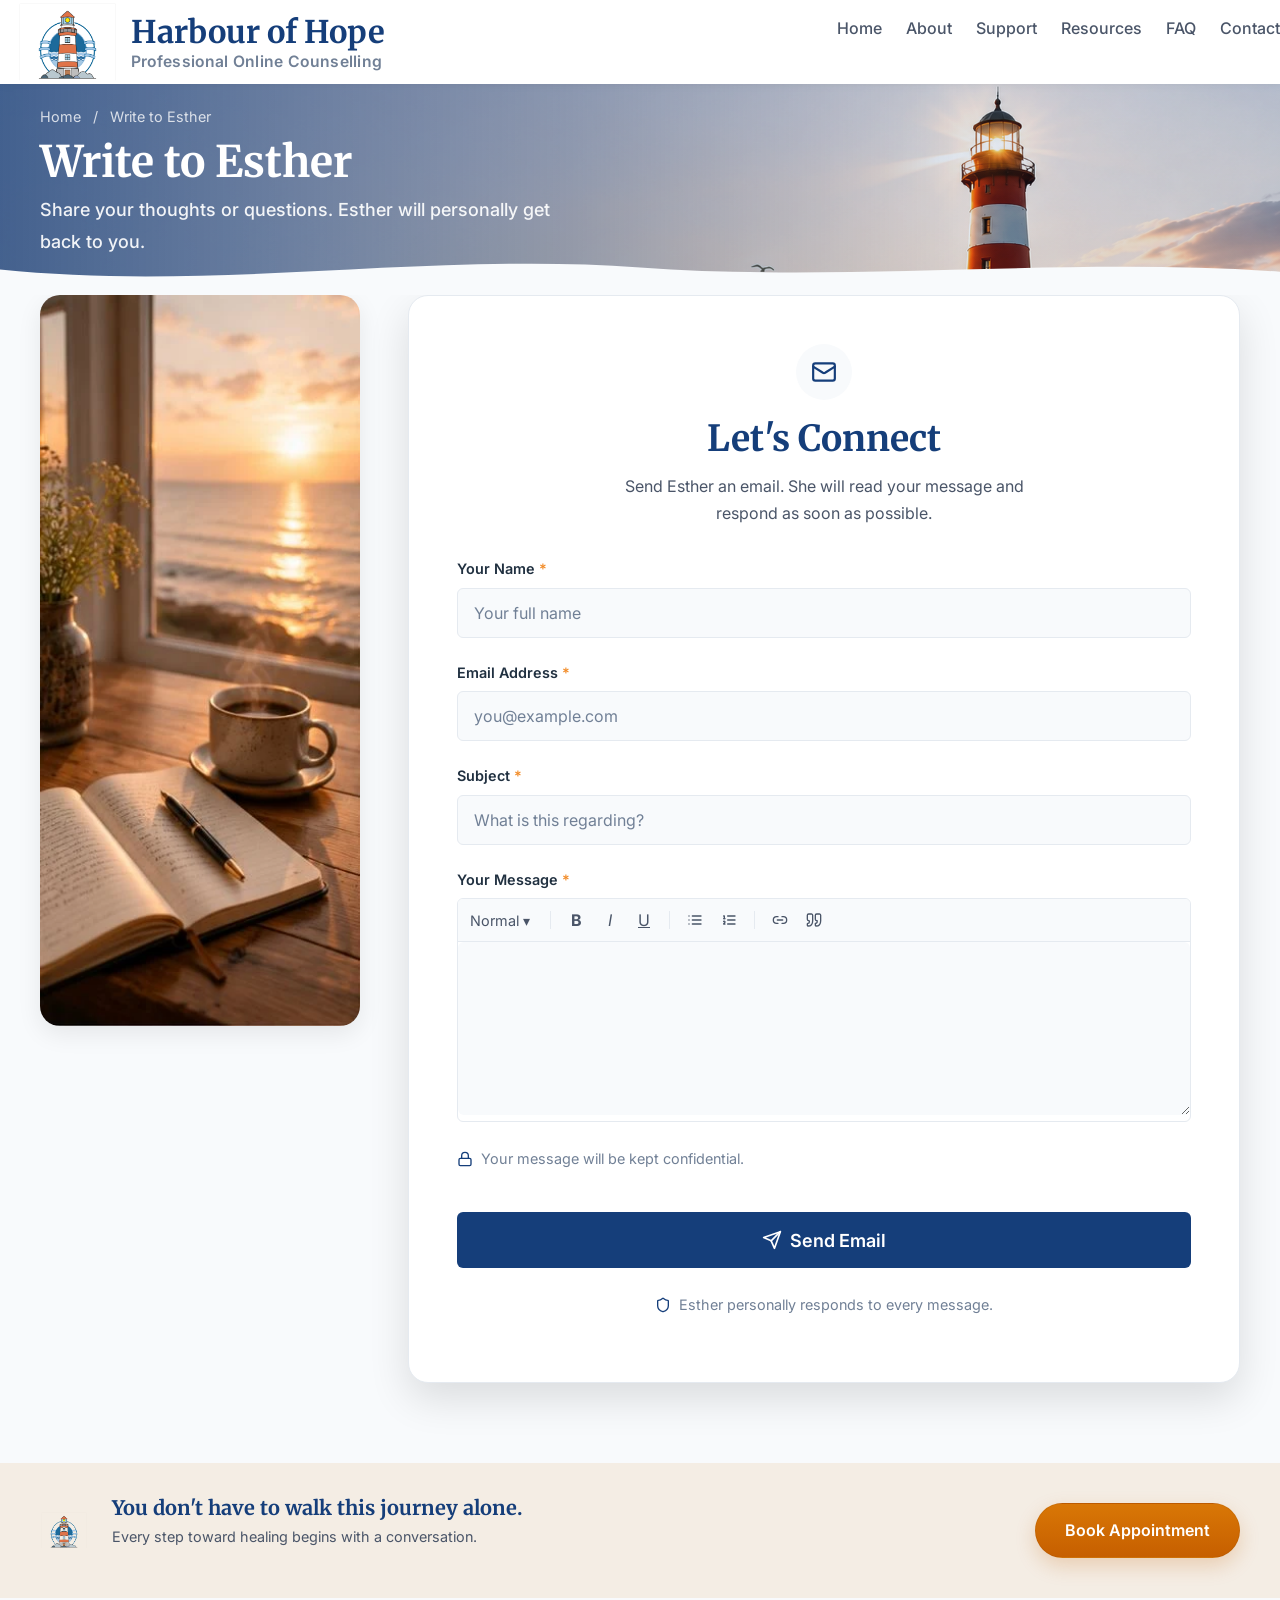
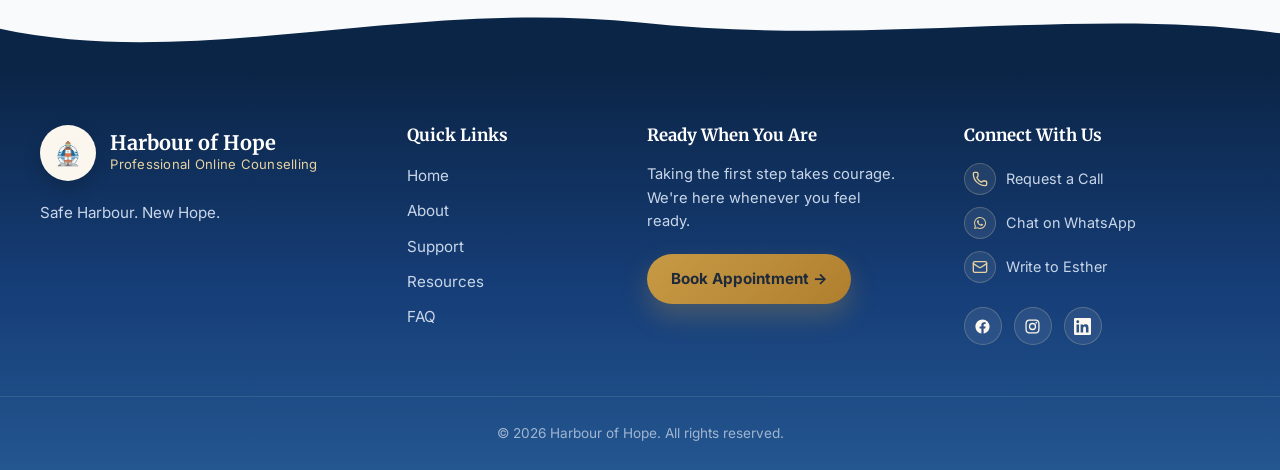
<file: pages/write-to-esther.html>
<!DOCTYPE html>
<html lang="en">

<head>
  <!-- ==========================================
       Basic Meta Information
  =========================================== -->
  <meta charset="UTF-8">
  <meta name="viewport" content="width=device-width, initial-scale=1.0">

  <title>Write to Esther | Harbour of Hope</title>

  <meta name="description"
    content="Send Esther at Harbour of Hope an email. Share your thoughts or questions and she'll personally get back to you.">

  <meta name="keywords"
    content="email Esther, contact form, confidential counselling, Harbour of Hope">

  <meta name="author" content="Harbour of Hope">

  <meta name="robots" content="index, follow">

  <meta property="og:title" content="Write to Esther | Harbour of Hope">
  <meta property="og:description"
    content="Share your thoughts or questions. Esther will personally get back to you.">
  <meta property="og:type" content="website">
  <meta property="og:image" content="../assets/images/logo/social-preview.jpg">
  <meta property="og:url" content="https://www.harbourofhope.org/pages/write-to-esther.html">

  <meta name="theme-color" content="#153E7A">

  <link rel="icon" href="../assets/images/logo/favicon.ico">

  <link rel="preconnect" href="https://fonts.googleapis.com">
  <link rel="preconnect" href="https://fonts.gstatic.com" crossorigin>
  <link href="https://fonts.googleapis.com/css2?family=Inter:wght@400;500;600;700&family=Merriweather:wght@400;700&display=swap" rel="stylesheet">

  <link rel="stylesheet" href="../assets/css/main.css">

</head>

<body>

  <a class="skip-link" href="#main-content">
    Skip to main content
  </a>

<!-- ==========================================
     Site Header
========================================== -->

<header class="site-header site-header--page">

  <div class="container">

    <nav class="site-nav" aria-label="Primary Navigation">

      <a href="../index.html" class="site-nav__logo">
        <img
          src="../assets/images/logo/harbor-of-hope-logo.png"
          alt="Harbour of Hope —  Professional Online Counselling">
        <span class="site-nav__logo-text">
          <span class="site-nav__logo-title">Harbour of Hope</span>
          <span class="site-nav__logo-subtitle">Professional Online Counselling</span>
        </span>
      </a>

      <ul class="site-nav__menu">

        <li>
          <a href="../index.html" class="site-nav__link">
            Home
          </a>
        </li>

        <li>
          <a href="about.html" class="site-nav__link">
            About
          </a>
        </li>

        <li>
          <a href="support.html" class="site-nav__link">
            Support
          </a>
        </li>

        <li>
          <a href="resources.html" class="site-nav__link">
            Resources
          </a>
        </li>

        <li>
          <a href="faq.html" class="site-nav__link">
            FAQ
          </a>
        </li>

        <li>
          <a href="write-to-esther.html" class="site-nav__link">
            Contact
          </a>
        </li>

      </ul>

      <button
        class="site-nav__toggle"
        aria-label="Open navigation menu"
        aria-expanded="false">

        ☰

      </button>

    </nav>

  </div>

</header>

  <main id="main-content">

<!-- ==========================================
     Page Hero (shared sub-page template)
========================================== -->

<section class="page-hero">

  <img
    class="page-hero__bg-image"
    src="../assets/images/backgrounds/lighthouse-hero.webp"
    alt="Lighthouse standing beside the sea at sunset, representing hope, guidance and restoration."
    fetchpriority="high">

  <div class="page-hero__scrim"></div>

  <div class="page-hero__overlay">

    <div class="container">

      <p class="page-hero__breadcrumb">
        <a href="../index.html">Home</a>
        <span aria-hidden="true">/</span>
        <span>Write to Esther</span>
      </p>

      <h1 class="page-hero__title">Write to Esther</h1>

      <p class="page-hero__subtitle">
        Share your thoughts or questions. Esther will personally get back to you.
      </p>

    </div>

  </div>

  <!-- Wave divider curving into the page background -->
  <div class="page-hero__wave" aria-hidden="true">
    <svg viewBox="0 0 1440 80" preserveAspectRatio="none" focusable="false">
      <path d="M0,32 C 240,72 480,0 720,28 C 960,56 1200,8 1440,36 L1440,80 L0,80 Z"></path>
    </svg>
  </div>

</section>

<!-- ==========================================
     Email Contact Layout — Side Photo + Panel
========================================== -->

<section class="booking-section section">

  <div class="container">

    <div class="booking-layout">

      <!-- Side photo: swappable per page -->
      <div class="booking-photo">
        <img
          src="../assets/images/photos/journal-window-view.webp"
          alt="A journal and cup of coffee on a wooden table beside a window overlooking the sunset sea, a quiet moment for writing.">
      </div>

      <div class="email-panel">

        <span class="email-panel__icon">
          <svg viewBox="0 0 24 24" fill="none" stroke="currentColor" stroke-width="2" stroke-linecap="round" stroke-linejoin="round"><path d="m22 7-8.991 5.727a2 2 0 0 1-2.009 0L2 7"/><rect x="2" y="4" width="20" height="16" rx="2"/></svg>
        </span>

        <h3 class="email-panel__title">Let's Connect</h3>

        <p class="email-panel__intro">
          Send Esther an email. She will read your message and respond as soon as possible.
        </p>

        <!-- Submission: no backend yet — placeholder confirmation popup only.
             Eventual workflow: form submission sends a real email to
             esther@harbourofhope.org. -->
        <form class="email-form" id="emailForm" action="#" method="POST">

          <input type="hidden" name="_subject" value="New Email — Write to Esther">

          <div class="form-group">
            <label for="emName">Your Name <span class="required">*</span></label>
            <input type="text" id="emName" name="emName" placeholder="Your full name" required>
          </div>

          <div class="form-group">
            <label for="emEmail">Email Address <span class="required">*</span></label>
            <input type="email" id="emEmail" name="emEmail" placeholder="you@example.com" required>
          </div>

          <div class="form-group">
            <label for="emSubject">Subject <span class="required">*</span></label>
            <input type="text" id="emSubject" name="emSubject" placeholder="What is this regarding?" required>
          </div>

          <div class="form-group">
            <label for="emMessage">Your Message <span class="required">*</span></label>

            <!-- Decorative formatting bar (visual only, matches the mock).
                 The message itself is a plain textarea. -->
            <div class="email-editor">
              <div class="email-editor__toolbar" aria-hidden="true">
                <span class="email-editor__select">Normal ▾</span>
                <span class="email-editor__divider"></span>
                <button type="button" tabindex="-1"><strong>B</strong></button>
                <button type="button" tabindex="-1"><em>I</em></button>
                <button type="button" tabindex="-1"><u>U</u></button>
                <span class="email-editor__divider"></span>
                <button type="button" tabindex="-1">
                  <svg viewBox="0 0 24 24" fill="none" stroke="currentColor" stroke-width="2" stroke-linecap="round" stroke-linejoin="round"><line x1="8" x2="21" y1="6" y2="6"/><line x1="8" x2="21" y1="12" y2="12"/><line x1="8" x2="21" y1="18" y2="18"/><line x1="3" x2="3.01" y1="6" y2="6"/><line x1="3" x2="3.01" y1="12" y2="12"/><line x1="3" x2="3.01" y1="18" y2="18"/></svg>
                </button>
                <button type="button" tabindex="-1">
                  <svg viewBox="0 0 24 24" fill="none" stroke="currentColor" stroke-width="2" stroke-linecap="round" stroke-linejoin="round"><path d="M10 6h11"/><path d="M10 12h11"/><path d="M10 18h11"/><path d="M4 6h1v4"/><path d="M4 10h2"/><path d="M6 18H4c0-1 2-2 2-3s-1-1.5-2-1"/></svg>
                </button>
                <span class="email-editor__divider"></span>
                <button type="button" tabindex="-1">
                  <svg viewBox="0 0 24 24" fill="none" stroke="currentColor" stroke-width="2" stroke-linecap="round" stroke-linejoin="round"><path d="M9 17H7A5 5 0 0 1 7 7h2"/><path d="M15 7h2a5 5 0 1 1 0 10h-2"/><line x1="8" x2="16" y1="12" y2="12"/></svg>
                </button>
                <button type="button" tabindex="-1">
                  <svg viewBox="0 0 24 24" fill="none" stroke="currentColor" stroke-width="2" stroke-linecap="round" stroke-linejoin="round"><path d="M3 21c3 0 7-1 7-8V5c0-1.25-.756-2.017-2-2H4c-1.25 0-2 .75-2 1.972V11c0 1.25.75 2 2 2 1 0 1 0 1 1v1c0 1-1 2-2 2s-1 .008-1 1.031V20c0 1 0 1 1 1z"/><path d="M15 21c3 0 7-1 7-8V5c0-1.25-.757-2.017-2-2h-4c-1.25 0-2 .75-2 1.972V11c0 1.25.75 2 2 2h.75c0 2.25.25 4-2.75 4v3c0 1 0 1 1 1z"/></svg>
                </button>
              </div>
              <textarea id="emMessage" name="emMessage" rows="6" required></textarea>
            </div>

          </div>

          <p class="email-panel__confidential">
            <svg viewBox="0 0 24 24" fill="none" stroke="currentColor" stroke-width="2" stroke-linecap="round" stroke-linejoin="round"><rect width="18" height="11" x="3" y="11" rx="2" ry="2"/><path d="M7 11V7a5 5 0 0 1 10 0v4"/></svg>
            Your message will be kept confidential.
          </p>

          <button type="submit" class="email-submit">
            <svg viewBox="0 0 24 24" fill="none" stroke="currentColor" stroke-width="2" stroke-linecap="round" stroke-linejoin="round"><path d="m22 2-7 20-4-9-9-4Z"/><path d="M22 2 11 13"/></svg>
            Send Email
          </button>

          <p class="email-panel__note">
            <svg viewBox="0 0 24 24" fill="none" stroke="currentColor" stroke-width="2" stroke-linecap="round" stroke-linejoin="round"><path d="M20 13c0 5-3.5 7.5-7.66 8.95a1 1 0 0 1-.67-.01C7.5 20.5 4 18 4 13V6a1 1 0 0 1 1-1c2 0 4.5-1.2 6.24-2.72a1.17 1.17 0 0 1 1.52 0C14.51 3.81 17 5 19 5a1 1 0 0 1 1 1z"/></svg>
            Esther personally responds to every message.
          </p>

        </form>

      </div>

    </div>

  </div>

</section>

<!-- ==========================================
     Closing CTA Banner
========================================== -->

<section class="closing-cta">

  <div class="container closing-cta__inner">

    <img class="closing-cta__icon" src="../assets/images/logo/harbor-of-hope-logo.png" alt="">

    <div class="closing-cta__text">
      <h3>You don't have to walk this journey alone.</h3>
      <p>Every step toward healing begins with a conversation.</p>
    </div>

    <a href="book-appointment.html" class="button button--primary">
      Book Appointment
    </a>

  </div>

</section>

  </main>

<!-- ==========================================
     Confirmation Popup
     (Placeholder acknowledgement — will be replaced
     once form submission sends a real email to
     esther@harbourofhope.org.)
========================================== -->

<div class="confirmation-modal" id="confirmationModal" role="dialog" aria-modal="true" aria-labelledby="confirmationTitle">

  <div class="confirmation-modal__backdrop" data-modal-close></div>

  <div class="confirmation-modal__box">

    <span class="confirmation-modal__icon">
      <svg viewBox="0 0 24 24" fill="none" stroke="currentColor" stroke-width="2" stroke-linecap="round" stroke-linejoin="round"><path d="M20 6 9 17l-5-5"/></svg>
    </span>

    <h3 class="confirmation-modal__title" id="confirmationTitle">Message Sent!</h3>

    <p class="confirmation-modal__text">
      Thank you — Esther has received your email and will get back to you as soon as possible.
    </p>

    <button type="button" class="confirmation-modal__close" data-modal-close>
      Close
    </button>

  </div>

</div>

<!-- ==========================================
     Footer
========================================== -->

  <footer class="site-footer">

    <div class="footer-wave" aria-hidden="true">
      <svg viewBox="0 0 1440 100" preserveAspectRatio="none" focusable="false">
        <path d="M0,40 C 220,95 460,0 720,32 C 980,64 1220,10 1440,46 L1440,100 L0,100 Z"></path>
      </svg>
    </div>

    <div class="footer-body">

      <div class="container footer-main">

        <div class="footer-brand">

          <a href="../index.html" class="footer-brand__logo">
            <span class="footer-brand__badge">
              <img src="../assets/images/logo/harbor-of-hope-logo.png" alt="">
            </span>
            <span class="footer-brand__wordmark">
              <span class="footer-brand__title">Harbour of Hope</span>
              <span class="footer-brand__subtitle">Professional Online Counselling</span>
            </span>
          </a>

          <p class="footer-brand__tagline">Safe Harbour. New Hope.</p>

        </div>

        <nav class="footer-links" aria-label="Footer">

          <h3 class="footer-heading">Quick Links</h3>

          <ul>
            <li><a href="../index.html">Home</a></li>
            <li><a href="about.html">About</a></li>
            <li><a href="support.html">Support</a></li>
            <li><a href="resources.html">Resources</a></li>
            <li><a href="faq.html">FAQ</a></li>
          </ul>

        </nav>

        <div class="footer-cta">

          <h3 class="footer-heading">Ready When You Are</h3>

          <p class="footer-cta__text">
            Taking the first step takes courage. We're here whenever you feel ready.
          </p>

          <a href="book-appointment.html" class="footer-cta__button">
            Book Appointment →
          </a>

        </div>

        <div class="footer-connect">

          <h3 class="footer-heading">Connect With Us</h3>

          <ul class="footer-contact">

            <li>
              <a href="book-appointment.html">
                <span class="footer-contact__icon">
                  <svg viewBox="0 0 24 24" fill="none" stroke="currentColor" stroke-width="2" stroke-linecap="round" stroke-linejoin="round"><path d="M13.832 16.568a1 1 0 0 0 1.213-.303l.355-.465A2 2 0 0 1 17 15h3a2 2 0 0 1 2 2v3a2 2 0 0 1-2 2A18 18 0 0 1 2 4a2 2 0 0 1 2-2h3a2 2 0 0 1 2 2v3a2 2 0 0 1-.8 1.6l-.468.351a1 1 0 0 0-.292 1.233 14 14 0 0 0 6.392 6.384"/></svg>
                </span>
                Request a Call
              </a>
            </li>

            <li>
              <a href="whatsapp-chat.html">
                <span class="footer-contact__icon">
                  <svg viewBox="0 0 24 24" fill="currentColor"><path fill-rule="evenodd" clip-rule="evenodd" d="M18.403 5.633A8.919 8.919 0 0 0 12.053 3c-4.948 0-8.976 4.027-8.978 8.977 0 1.582.413 3.126 1.198 4.488L3 21.116l4.759-1.249a8.981 8.981 0 0 0 4.29 1.093h.004c4.947 0 8.975-4.027 8.977-8.977a8.926 8.926 0 0 0-2.627-6.35m-6.35 13.812h-.003a7.446 7.446 0 0 1-3.798-1.041l-.272-.162-2.824.741.753-2.753-.177-.282a7.448 7.448 0 0 1-1.141-3.971c.002-4.114 3.349-7.461 7.465-7.461a7.413 7.413 0 0 1 5.275 2.188 7.42 7.42 0 0 1 2.183 5.279c-.002 4.114-3.349 7.462-7.461 7.462m4.093-5.589c-.225-.113-1.327-.655-1.533-.73-.205-.075-.354-.112-.504.112s-.58.729-.711.879-.262.168-.486.056-.947-.349-1.804-1.113c-.667-.595-1.117-1.329-1.248-1.554s-.014-.346.099-.458c.101-.1.224-.262.336-.393.112-.131.149-.224.224-.374s.038-.281-.019-.393c-.056-.113-.505-1.217-.692-1.666-.181-.435-.366-.377-.504-.383a9.65 9.65 0 0 0-.429-.008.826.826 0 0 0-.599.28c-.206.225-.785.767-.785 1.871s.804 2.171.916 2.321c.112.15 1.582 2.415 3.832 3.387.536.231.954.369 1.279.473.537.171 1.026.146 1.413.089.431-.064 1.327-.542 1.514-1.066.187-.524.187-.973.131-1.067-.056-.094-.207-.151-.43-.263"/></svg>
                </span>
                Chat on WhatsApp
              </a>
            </li>

            <li>
              <a href="write-to-esther.html">
                <span class="footer-contact__icon">
                  <svg viewBox="0 0 24 24" fill="none" stroke="currentColor" stroke-width="2" stroke-linecap="round" stroke-linejoin="round"><path d="m22 7-8.991 5.727a2 2 0 0 1-2.009 0L2 7"/><rect x="2" y="4" width="20" height="16" rx="2"/></svg>
                </span>
                Write to Esther
              </a>
            </li>

          </ul>

          <ul class="footer-social" aria-label="Social media">

            <li>
              <span class="footer-social__icon" aria-label="Facebook" role="img">
                <svg viewBox="0 0 24 24" fill="currentColor"><path d="M22 12.06C22 6.505 17.523 2 12 2S2 6.505 2 12.06c0 5.02 3.657 9.184 8.438 9.94v-7.03H7.898v-2.91h2.54V9.845c0-2.507 1.492-3.89 3.777-3.89 1.094 0 2.238.195 2.238.195v2.46h-1.26c-1.243 0-1.63.771-1.63 1.562v1.876h2.773l-.443 2.91h-2.33V22c4.78-.756 8.437-4.919 8.437-9.94"/></svg>
              </span>
            </li>

            <li>
              <span class="footer-social__icon" aria-label="Instagram" role="img">
                <svg viewBox="0 0 24 24" fill="currentColor"><path d="M12 2c-2.72 0-3.06.012-4.128.06-1.066.05-1.793.218-2.43.465a4.9 4.9 0 0 0-1.771 1.153A4.9 4.9 0 0 0 2.518 5.45c-.247.637-.416 1.364-.465 2.43C2.006 8.947 1.994 9.28 1.994 12s.012 3.053.06 4.121c.05 1.066.218 1.793.465 2.43a4.9 4.9 0 0 0 1.153 1.771 4.9 4.9 0 0 0 1.771 1.153c.637.247 1.364.416 2.43.465C8.94 21.988 9.28 22 12 22s3.053-.012 4.121-.06c1.066-.05 1.793-.218 2.43-.465a4.9 4.9 0 0 0 1.771-1.153 4.9 4.9 0 0 0 1.153-1.771c.247-.637.416-1.364.465-2.43.048-1.068.06-1.401.06-4.121s-.012-3.053-.06-4.121c-.05-1.066-.218-1.793-.465-2.43a4.9 4.9 0 0 0-1.153-1.771A4.9 4.9 0 0 0 18.55 2.518c-.637-.247-1.364-.416-2.43-.465C15.053 2.006 14.72 1.994 12 1.994Zm0 1.802c2.67 0 2.987.012 4.042.058.976.045 1.505.207 1.858.344.467.182.8.399 1.15.748.35.35.566.683.748 1.15.137.353.3.882.344 1.858.046 1.055.058 1.372.058 4.042s-.012 2.987-.058 4.042c-.045.976-.207 1.505-.344 1.858a3.1 3.1 0 0 1-.748 1.15 3.1 3.1 0 0 1-1.15.748c-.353.137-.882.3-1.858.344-1.054.046-1.371.058-4.042.058s-2.988-.012-4.042-.058c-.976-.045-1.505-.207-1.858-.344a3.1 3.1 0 0 1-1.15-.748 3.1 3.1 0 0 1-.748-1.15c-.137-.353-.3-.882-.344-1.858-.046-1.055-.058-1.372-.058-4.042s.012-2.987.058-4.042c.045-.976.207-1.505.344-1.858.182-.467.399-.8.748-1.15.35-.35.683-.566 1.15-.748.353-.137.882-.3 1.858-.344 1.055-.046 1.372-.058 4.042-.058Zm0 3.063a5.14 5.14 0 1 0 0 10.281 5.14 5.14 0 0 0 0-10.281Zm0 8.478a3.338 3.338 0 1 1 0-6.676 3.338 3.338 0 0 1 0 6.676Zm6.545-8.68a1.202 1.202 0 1 1-2.404 0 1.202 1.202 0 0 1 2.404 0Z"/></svg>
              </span>
            </li>

            <li>
              <span class="footer-social__icon" aria-label="LinkedIn" role="img">
                <svg viewBox="0 0 24 24" fill="currentColor"><path d="M20.447 20.452h-3.554v-5.569c0-1.328-.027-3.037-1.852-3.037-1.853 0-2.136 1.445-2.136 2.939v5.667H9.351V9h3.414v1.561h.046c.477-.9 1.637-1.85 3.37-1.85 3.601 0 4.267 2.37 4.267 5.455zM5.337 7.433a2.062 2.062 0 1 1 0-4.124 2.062 2.062 0 0 1 0 4.124M7.119 20.452H3.554V9h3.565zM22.225 0H1.771C.792 0 0 .774 0 1.729v20.542C0 23.227.792 24 1.771 24h20.451C23.2 24 24 23.227 24 22.271V1.729C24 .774 23.2 0 22.222 0z"/></svg>
              </span>
            </li>

          </ul>

        </div>

      </div>

      <div class="footer-bottom">

        <div class="container footer-bottom__inner">

          <p>&copy; 2026 Harbour of Hope. All rights reserved.</p>

        </div>

      </div>

    </div>

  </footer>

  <script src="../assets/js/main.js"></script>

  <script>
    // Submits the email form to Formspree, then shows the confirmation
    // popup once the message has actually been sent successfully.
    (function () {
      var form = document.getElementById('emailForm');
      var modal = document.getElementById('confirmationModal');
      if (!form || !modal) return;

      function openModal() {
        modal.classList.add('is-open');
        document.body.style.overflow = 'hidden';
      }

      function closeModal() {
        modal.classList.remove('is-open');
        document.body.style.overflow = '';
      }

      form.addEventListener('submit', function (e) {
        e.preventDefault();

        var submitBtn = form.querySelector('button[type="submit"]');
        if (submitBtn) submitBtn.disabled = true;

        var fd = new FormData(form);

        var telegramText = [
          '✉️ New Email — Write to Esther',
          '',
          'Name: ' + (fd.get('emName') || '—'),
          'Email: ' + (fd.get('emEmail') || '—'),
          'Subject: ' + (fd.get('emSubject') || '—'),
          '',
          'Message:',
          fd.get('emMessage') || '(none)'
        ].join('\n');

        Promise.allSettled([
          fetch(window.HOH_NOTIFY_CONFIG.formspreeEndpoint, {
            method: 'POST',
            body: fd,
            headers: { 'Accept': 'application/json' }
          }),
          window.sendTelegramNotification(telegramText)
        ]).then(function (results) {
          var formspreeResult = results[0];
          var telegramResult = results[1];

          if (telegramResult.status === 'rejected' || (telegramResult.value && !telegramResult.value.ok)) {
            console.error('Telegram notification failed:', telegramResult.reason || telegramResult.value);
          }

          var formspreeOk = formspreeResult.status === 'fulfilled' && formspreeResult.value.ok;

          if (formspreeOk) {
            openModal();
            form.reset();
          } else {
            alert('Sorry, something went wrong sending your message. Please try again, or contact us directly.');
          }

          if (submitBtn) submitBtn.disabled = false;
        });
      });

      modal.querySelectorAll('[data-modal-close]').forEach(function (el) {
        el.addEventListener('click', closeModal);
      });

      document.addEventListener('keydown', function (e) {
        if (e.key === 'Escape') closeModal();
      });
    })();
  </script>

</body>

</html>
</file>
<file: assets/css/main.css>
/* ==========================================================
   Harbour of Hope Website
   Main Stylesheet

   This file imports all project stylesheets.
   Keep the import order unchanged.
========================================================== */

/* Base */
@import url("reset.css");
@import url("variables.css");
@import url("typography.css");

/* Layout */
@import url("layout.css");

/* Components */
@import url("components.css");

/* Utilities */
@import url("utilities.css");

/* Responsive Overrides */
@import url("responsive.css");
</file>
